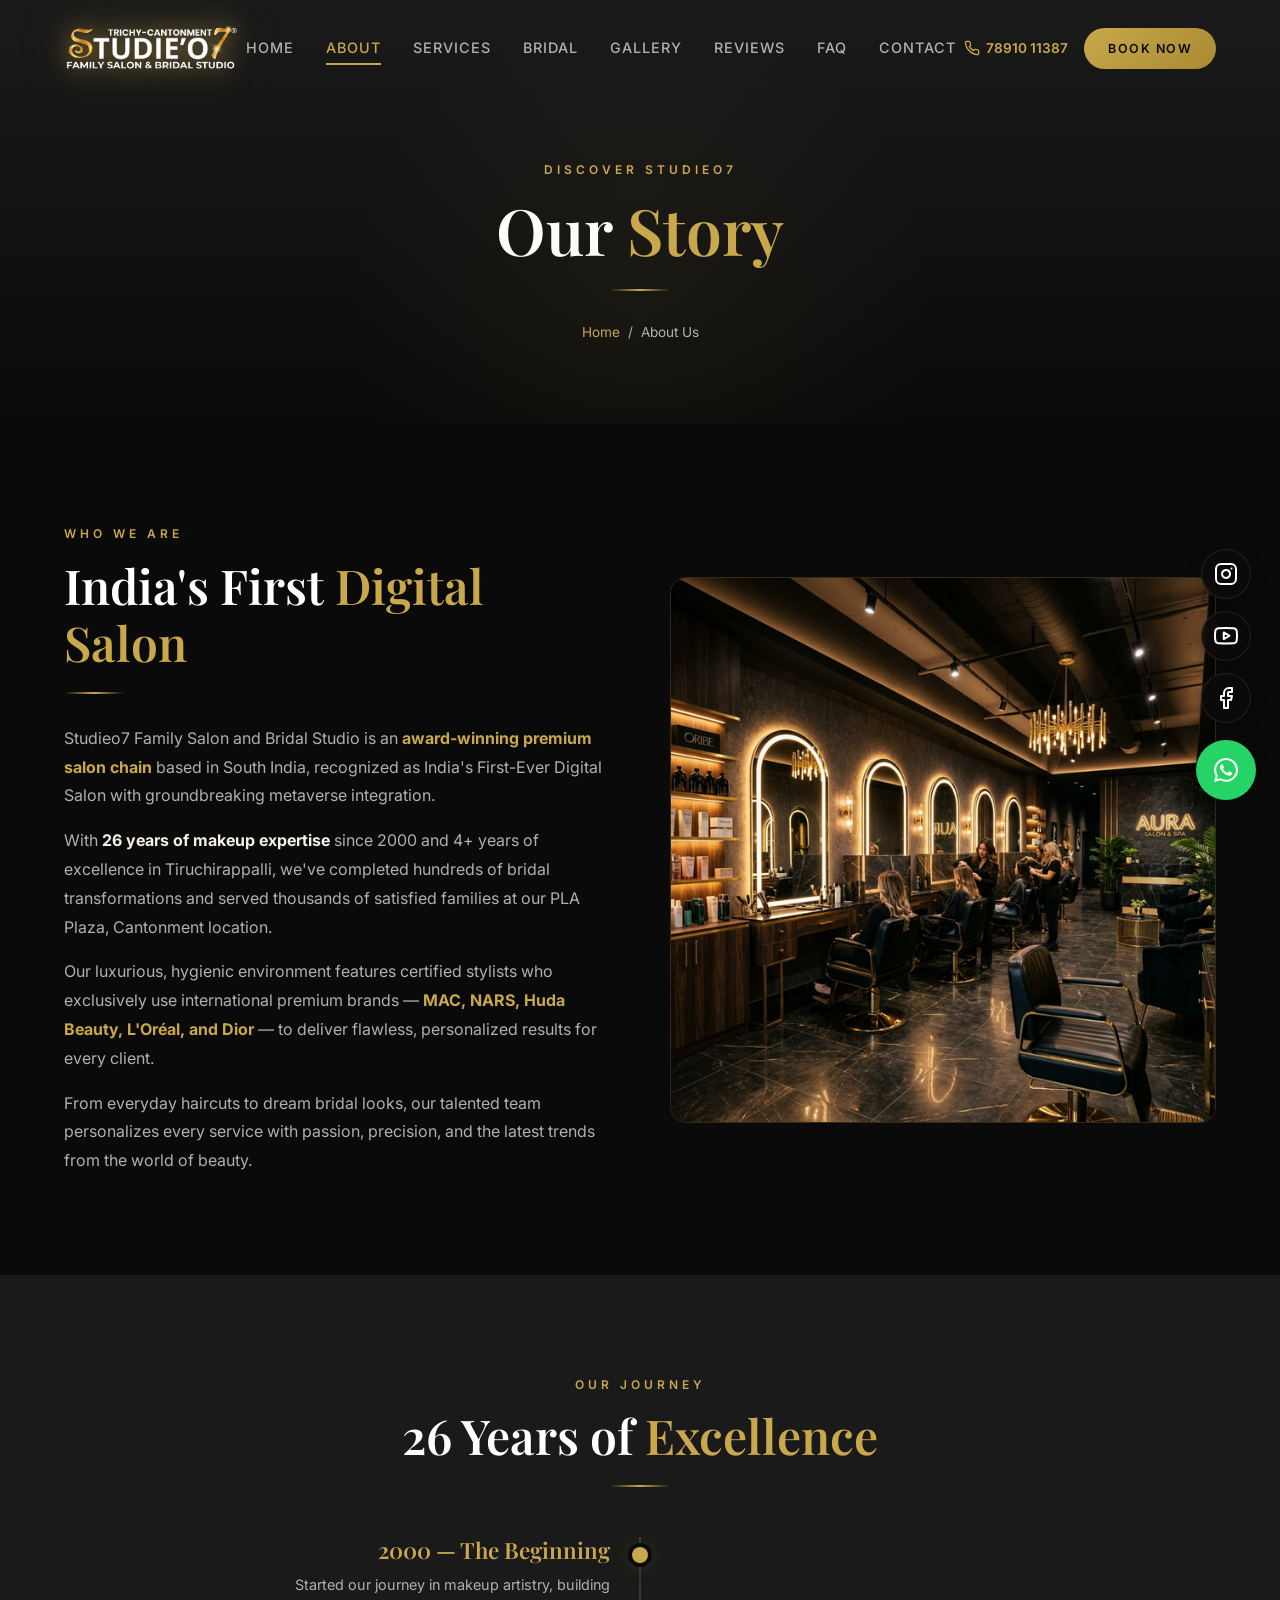
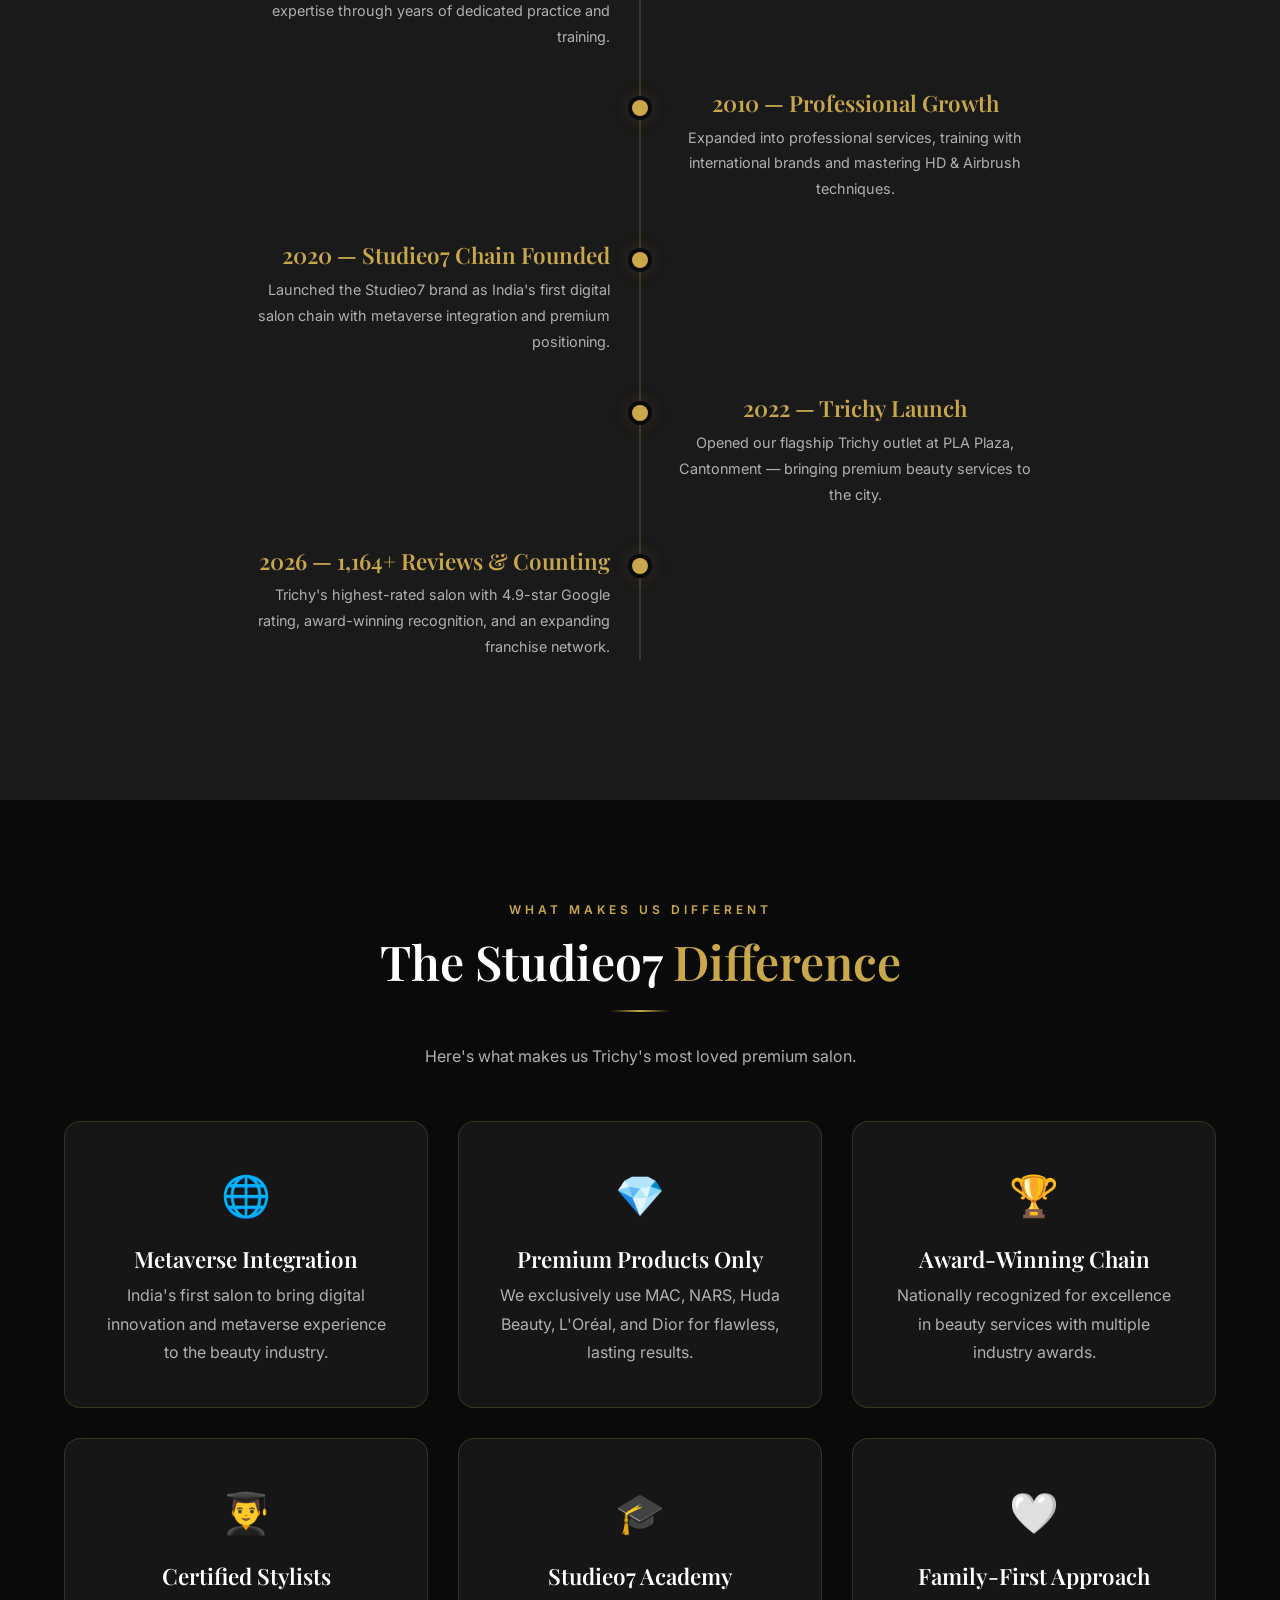
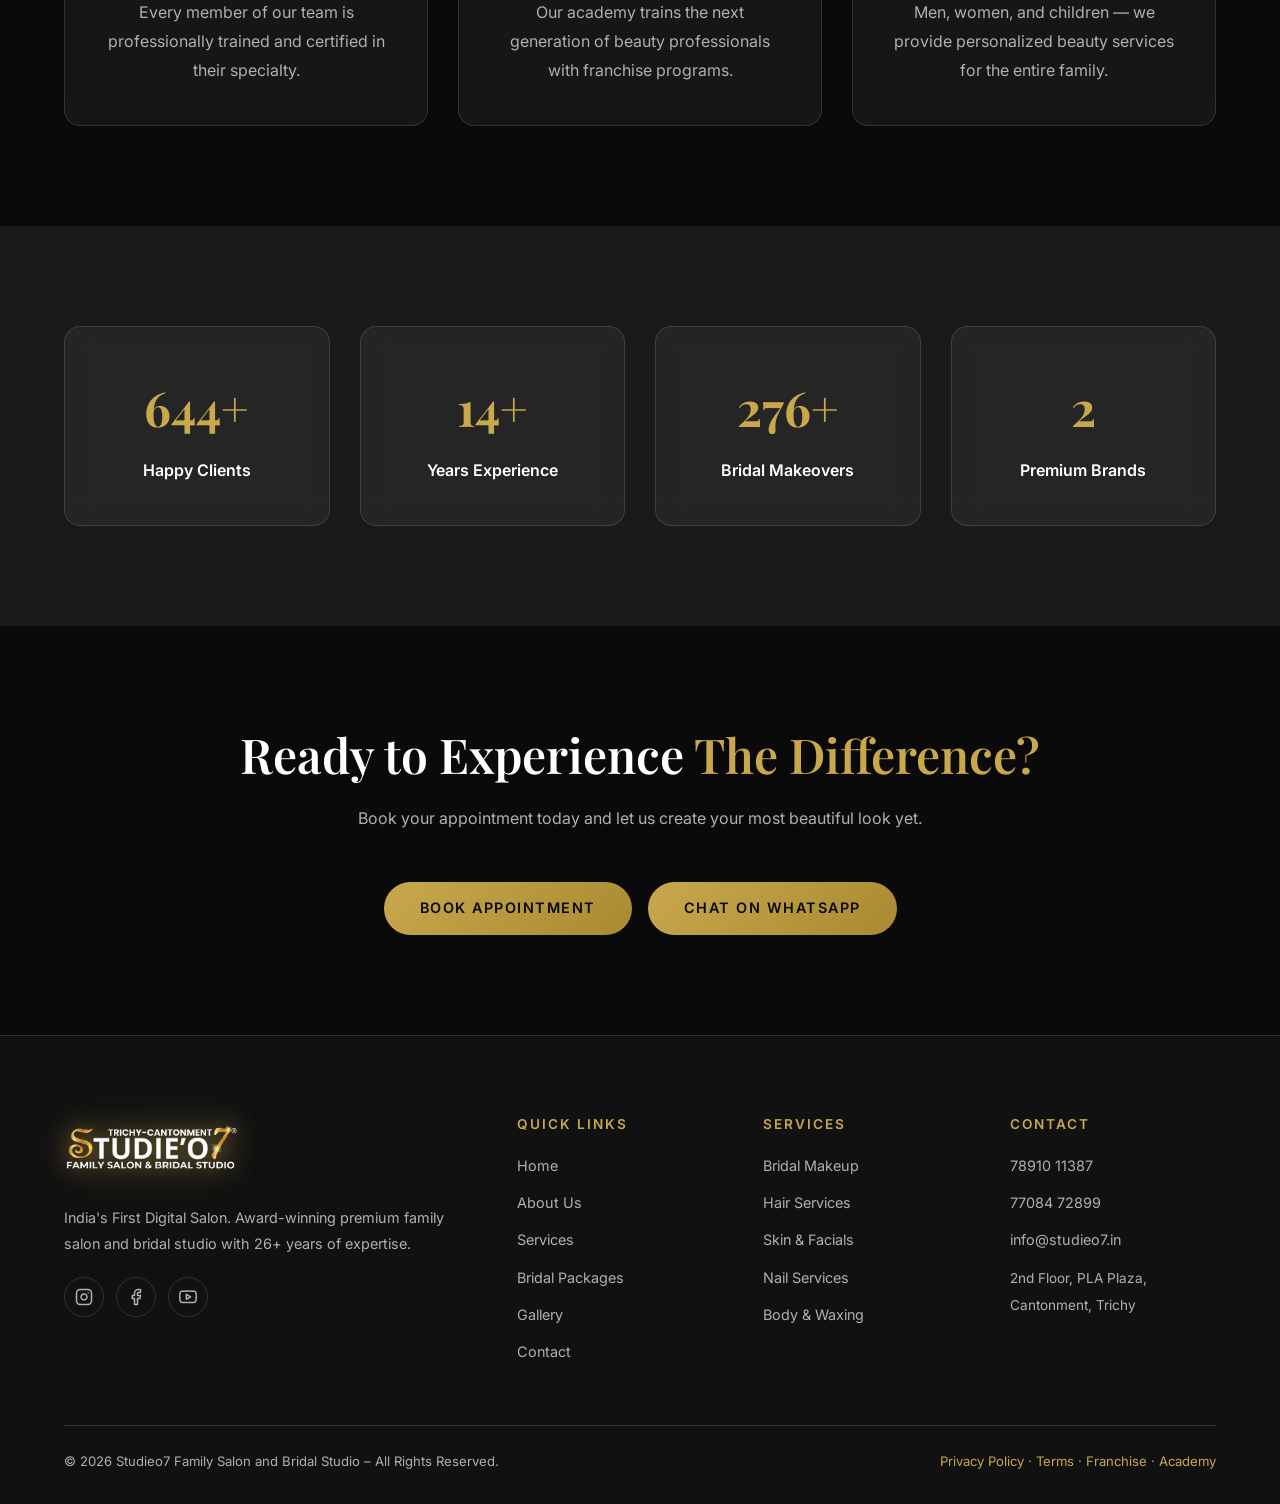
<file: about.html>
<!DOCTYPE html>
<html lang="en">

<head>
    <meta charset="UTF-8">
    <meta name="viewport" content="width=device-width, initial-scale=1.0">
    <title>About Us | Studieo7 Family Salon & Bridal Studio | Trichy</title>
    <meta name="description"
        content="Discover Studieo7 — India's First Digital Salon. 26 years of award-winning beauty expertise, metaverse integration, and certified bridal artistry in Trichy.">
    <meta name="keywords" content="About Studieo7, Best Salon Trichy, Digital Salon India, Award Winning Salon Trichy">
    <link rel="stylesheet" href="styles.css">
    <script type="application/ld+json">
  {"@context":"https://schema.org","@type":"BeautySalon","name":"Studieo7 Family Salon and Bridal Studio","url":"https://studieo7.in","telephone":["+917891011387","+917708472899"],"address":{"@type":"PostalAddress","streetAddress":"2nd Floor, PLA Plaza, Cantonment","addressLocality":"Tiruchirappalli","addressRegion":"Tamil Nadu","postalCode":"620001","addressCountry":"IN"},"aggregateRating":{"@type":"AggregateRating","ratingValue":"4.9","reviewCount":"1164"}}
  </script>
</head>

<body>

    <!-- Header -->
    <header class="header" id="header">
        <div class="container">
            <a href="index.html" class="logo"><img src="images/logo.png"
                    alt="Studieo7 Family Salon &amp; Bridal Studio"></a>
            <nav class="nav-links" id="navLinks">
                <a href="index.html">Home</a>
                <a href="about.html" class="active">About</a>
                <a href="services.html">Services</a>
                <a href="bridal.html">Bridal</a>
                <a href="gallery.html">Gallery</a>
                <a href="testimonials.html">Reviews</a>
                <a href="faq.html">FAQ</a>
                <a href="contact.html">Contact</a>
            </nav>
            <div class="header-cta">
                <a href="tel:+917891011387" class="header-phone">
                    <svg viewBox="0 0 24 24" fill="none" stroke="currentColor" stroke-width="2">
                        <path
                            d="M22 16.92v3a2 2 0 01-2.18 2 19.79 19.79 0 01-8.63-3.07 19.5 19.5 0 01-6-6 19.79 19.79 0 01-3.07-8.67A2 2 0 014.11 2h3a2 2 0 012 1.72c.127.96.361 1.903.7 2.81a2 2 0 01-.45 2.11L8.09 9.91a16 16 0 006 6l1.27-1.27a2 2 0 012.11-.45c.907.339 1.85.573 2.81.7A2 2 0 0122 16.92z" />
                    </svg>
                    78910 11387
                </a>
                <a href="booking.html" class="btn btn-primary btn-shimmer"
                    style="padding:10px 24px; font-size:0.78rem;">Book Now</a>
            </div>
            <button class="hamburger" id="hamburger"
                aria-label="Toggle menu"><span></span><span></span><span></span></button>
        </div>
    </header>

    <!-- Page Header -->
    <section class="page-header">
        <div class="container">
            <span class="section-label">Discover Studieo7</span>
            <h1>Our <span style="color:var(--gold);">Story</span></h1>
            <div class="gold-divider"></div>
            <div class="breadcrumb">
                <a href="index.html">Home</a> <span>/</span> <span>About Us</span>
            </div>
        </div>
    </section>

    <!-- Brand Story -->
    <section class="section">
        <div class="container">
            <div class="grid grid-2" style="align-items:center; gap:60px;">
                <div class="reveal-left">
                    <span class="section-label">Who We Are</span>
                    <h2 class="section-title">India's First <span>Digital Salon</span></h2>
                    <div class="gold-divider" style="margin-left:0;"></div>
                    <p style="margin-bottom:16px;">Studieo7 Family Salon and Bridal Studio is an <strong
                            style="color:var(--gold);">award-winning premium salon chain</strong> based in South India,
                        recognized as India's First-Ever Digital Salon with groundbreaking metaverse integration.</p>
                    <p style="margin-bottom:16px;">With <strong style="color:var(--ivory);">26 years of makeup
                            expertise</strong> since 2000 and 4+ years of excellence in Tiruchirappalli, we've completed
                        hundreds of bridal transformations and served thousands of satisfied families at our PLA Plaza,
                        Cantonment location.</p>
                    <p style="margin-bottom:16px;">Our luxurious, hygienic environment features certified stylists who
                        exclusively use international premium brands — <strong style="color:var(--gold);">MAC, NARS,
                            Huda Beauty, L'Oréal, and Dior</strong> — to deliver flawless, personalized results for
                        every client.</p>
                    <p>From everyday haircuts to dream bridal looks, our talented team personalizes every service with
                        passion, precision, and the latest trends from the world of beauty.</p>
                </div>
                <div class="reveal-right">
                    <img src="images/salon-interior.png" alt="Studieo7 Premium Salon Interior"
                        style="border-radius:16px; border:1px solid var(--glass-border);">
                </div>
            </div>
        </div>
    </section>

    <!-- Our Journey Timeline -->
    <section class="section section-dark">
        <div class="container text-center">
            <span class="section-label reveal">Our Journey</span>
            <h2 class="section-title reveal">26 Years of <span>Excellence</span></h2>
            <div class="gold-divider reveal"></div>

            <div class="timeline reveal" style="margin-top:50px;">
                <div class="timeline-item">
                    <div class="timeline-dot"></div>
                    <div class="timeline-content">
                        <h4>2000 — The Beginning</h4>
                        <p>Started our journey in makeup artistry, building expertise through years of dedicated
                            practice and training.</p>
                    </div>
                </div>
                <div class="timeline-item">
                    <div class="timeline-dot"></div>
                    <div class="timeline-content">
                        <h4>2010 — Professional Growth</h4>
                        <p>Expanded into professional services, training with international brands and mastering HD &
                            Airbrush techniques.</p>
                    </div>
                </div>
                <div class="timeline-item">
                    <div class="timeline-dot"></div>
                    <div class="timeline-content">
                        <h4>2020 — Studieo7 Chain Founded</h4>
                        <p>Launched the Studieo7 brand as India's first digital salon chain with metaverse integration
                            and premium positioning.</p>
                    </div>
                </div>
                <div class="timeline-item">
                    <div class="timeline-dot"></div>
                    <div class="timeline-content">
                        <h4>2022 — Trichy Launch</h4>
                        <p>Opened our flagship Trichy outlet at PLA Plaza, Cantonment — bringing premium beauty services
                            to the city.</p>
                    </div>
                </div>
                <div class="timeline-item">
                    <div class="timeline-dot"></div>
                    <div class="timeline-content">
                        <h4>2026 — 1,164+ Reviews & Counting</h4>
                        <p>Trichy's highest-rated salon with 4.9-star Google rating, award-winning recognition, and an
                            expanding franchise network.</p>
                    </div>
                </div>
            </div>
        </div>
    </section>

    <!-- What Sets Us Apart -->
    <section class="section">
        <div class="container text-center">
            <span class="section-label reveal">What Makes Us Different</span>
            <h2 class="section-title reveal">The Studieo7 <span>Difference</span></h2>
            <div class="gold-divider reveal"></div>
            <p class="section-subtitle reveal">Here's what makes us Trichy's most loved premium salon.</p>

            <div class="grid grid-3 stagger-children reveal" style="margin-top:40px;">
                <div class="glass-card text-center">
                    <div style="font-size:2.5rem; margin-bottom:16px;">🌐</div>
                    <h4>Metaverse Integration</h4>
                    <p style="margin-top:8px;">India's first salon to bring digital innovation and metaverse experience
                        to the beauty industry.</p>
                </div>
                <div class="glass-card text-center">
                    <div style="font-size:2.5rem; margin-bottom:16px;">💎</div>
                    <h4>Premium Products Only</h4>
                    <p style="margin-top:8px;">We exclusively use MAC, NARS, Huda Beauty, L'Oréal, and Dior for
                        flawless, lasting results.</p>
                </div>
                <div class="glass-card text-center">
                    <div style="font-size:2.5rem; margin-bottom:16px;">🏆</div>
                    <h4>Award-Winning Chain</h4>
                    <p style="margin-top:8px;">Nationally recognized for excellence in beauty services with multiple
                        industry awards.</p>
                </div>
                <div class="glass-card text-center">
                    <div style="font-size:2.5rem; margin-bottom:16px;">👨‍🎓</div>
                    <h4>Certified Stylists</h4>
                    <p style="margin-top:8px;">Every member of our team is professionally trained and certified in their
                        specialty.</p>
                </div>
                <div class="glass-card text-center">
                    <div style="font-size:2.5rem; margin-bottom:16px;">🎓</div>
                    <h4>Studieo7 Academy</h4>
                    <p style="margin-top:8px;">Our academy trains the next generation of beauty professionals with
                        franchise programs.</p>
                </div>
                <div class="glass-card text-center">
                    <div style="font-size:2.5rem; margin-bottom:16px;">🤍</div>
                    <h4>Family-First Approach</h4>
                    <p style="margin-top:8px;">Men, women, and children — we provide personalized beauty services for
                        the entire family.</p>
                </div>
            </div>
        </div>
    </section>

    <!-- Trust Stats -->
    <section class="section section-dark">
        <div class="container">
            <div class="grid grid-4 text-center reveal">
                <div class="glass-card">
                    <span
                        style="display:block; font-family:var(--font-heading); font-size:3rem; font-weight:700; color:var(--gold);"
                        data-count="1164" data-suffix="+">0</span>
                    <p style="margin-top:8px; font-weight:600; color:var(--white);">Happy Clients</p>
                </div>
                <div class="glass-card">
                    <span
                        style="display:block; font-family:var(--font-heading); font-size:3rem; font-weight:700; color:var(--gold);"
                        data-count="26" data-suffix="+">0</span>
                    <p style="margin-top:8px; font-weight:600; color:var(--white);">Years Experience</p>
                </div>
                <div class="glass-card">
                    <span
                        style="display:block; font-family:var(--font-heading); font-size:3rem; font-weight:700; color:var(--gold);"
                        data-count="500" data-suffix="+">0</span>
                    <p style="margin-top:8px; font-weight:600; color:var(--white);">Bridal Makeovers</p>
                </div>
                <div class="glass-card">
                    <span
                        style="display:block; font-family:var(--font-heading); font-size:3rem; font-weight:700; color:var(--gold);"
                        data-count="5" data-suffix="">0</span>
                    <p style="margin-top:8px; font-weight:600; color:var(--white);">Premium Brands</p>
                </div>
            </div>
        </div>
    </section>

    <!-- CTA -->
    <section class="section text-center">
        <div class="container reveal">
            <h2 class="section-title">Ready to Experience <span>The Difference?</span></h2>
            <p class="section-subtitle">Book your appointment today and let us create your most beautiful look yet.</p>
            <div style="display:flex; gap:16px; justify-content:center; flex-wrap:wrap;">
                <a href="booking.html" class="btn btn-primary btn-shimmer">Book Appointment</a>
                <a href="https://wa.me/917891011387?text=Hi%20Studieo7!%20I%20would%20like%20to%20know%20more%20about%20your%20services."
                    target="_blank" class="btn btn-whatsapp">Chat on WhatsApp</a>
            </div>
        </div>
    </section>

    <!-- Footer -->
    <footer class="footer">
        <div class="container">
            <div class="footer-grid">
                <div class="footer-brand">
                    <a href="index.html" class="logo"><img src="images/logo.png"
                            alt="Studieo7 Family Salon &amp; Bridal Studio"></a>
                    <p>India's First Digital Salon. Award-winning premium family salon and bridal studio with 26+ years
                        of expertise.</p>
                    <div class="footer-social">
                        <a href="https://www.instagram.com/studieo7_trichy/" target="_blank" class="social-icon">
                            <svg viewBox="0 0 24 24" fill="none" stroke="currentColor" stroke-width="2"
                                stroke-linecap="round" stroke-linejoin="round">
                                <rect x="2" y="2" width="20" height="20" rx="5" ry="5"></rect>
                                <path d="M16 11.37A4 4 0 1 1 12.63 8 4 4 0 0 1 16 11.37z"></path>
                                <line x1="17.5" y1="6.5" x2="17.51" y2="6.5"></line>
                            </svg>
                        </a>
                        <a href="https://www.facebook.com/studieo7" target="_blank" class="social-icon">
                            <svg viewBox="0 0 24 24" fill="none" stroke="currentColor" stroke-width="2"
                                stroke-linecap="round" stroke-linejoin="round">
                                <path d="M18 2h-3a5 5 0 0 0-5 5v3H7v4h3v8h4v-8h3l1-4h-4V7a1 1 0 0 1 1-1h3z"></path>
                            </svg>
                        </a>
                        <a href="https://www.youtube.com/channel/UCle0jqQdTvtz8UsgdxM7Ddg" target="_blank"
                            class="social-icon">
                            <svg viewBox="0 0 24 24" fill="none" stroke="currentColor" stroke-width="2"
                                stroke-linecap="round" stroke-linejoin="round">
                                <path
                                    d="M22.54 6.42a2.78 2.78 0 0 0-1.94-2C18.88 4 12 4 12 4s-6.88 0-8.6.42a2.78 2.78 0 0 0-1.94 2A29 29 0 0 0 1 11.75a29 29 0 0 0 .46 5.33A2.78 2.78 0 0 0 3.4 19c1.72.42 8.6.42 8.6.42s6.88 0 8.6-.42a2.78 2.78 0 0 0 1.94-2 29 29 0 0 0 .46-5.33 29 29 0 0 0-.46-5.33z">
                                </path>
                                <polygon points="9.75 15.02 15.5 11.75 9.75 8.48 9.75 15.02"></polygon>
                            </svg>
                        </a>
                    </div>
                </div>
                <div>
                    <h4>Quick Links</h4>
                    <ul class="footer-links">
                        <li><a href="index.html">Home</a></li>
                        <li><a href="about.html">About Us</a></li>
                        <li><a href="services.html">Services</a></li>
                        <li><a href="bridal.html">Bridal Packages</a></li>
                        <li><a href="gallery.html">Gallery</a></li>
                        <li><a href="contact.html">Contact</a></li>
                    </ul>
                </div>
                <div>
                    <h4>Services</h4>
                    <ul class="footer-links">
                        <li><a href="bridal.html">Bridal Makeup</a></li>
                        <li><a href="services.html">Hair Services</a></li>
                        <li><a href="services.html">Skin & Facials</a></li>
                        <li><a href="services.html">Nail Services</a></li>
                        <li><a href="services.html">Body & Waxing</a></li>
                    </ul>
                </div>
                <div>
                    <h4>Contact</h4>
                    <ul class="footer-links">
                        <li><a href="tel:+917891011387">78910 11387</a></li>
                        <li><a href="tel:+917708472899">77084 72899</a></li>
                        <li><a href="mailto:info@studieo7.in">info@studieo7.in</a></li>
                        <li><span style="color:var(--text-muted);font-size:0.85rem;">2nd Floor, PLA Plaza, Cantonment,
                                Trichy</span></li>
                    </ul>
                </div>
            </div>
            <div class="footer-bottom">
                <p>© 2026 Studieo7 Family Salon and Bridal Studio – All Rights Reserved.</p>
                <p><a href="#">Privacy Policy</a> · <a href="#">Terms</a> · <a href="#">Franchise</a> · <a
                        href="#">Academy</a></p>
            </div>
        </div>
    </footer>

    <!-- Floating Social Media Stack -->
    <div class="social-float-stack">
        <a href="https://www.instagram.com/studieo7_trichy" target="_blank" class="social-float instagram"
            aria-label="Instagram">
            <svg viewBox="0 0 24 24" fill="none" stroke="currentColor" stroke-width="2" stroke-linecap="round"
                stroke-linejoin="round">
                <rect x="2" y="2" width="20" height="20" rx="5" ry="5"></rect>
                <path d="M16 11.37A4 4 0 1 1 12.63 8 4 4 0 0 1 16 11.37z"></path>
                <line x1="17.5" y1="6.5" x2="17.51" y2="6.5"></line>
            </svg>
        </a>
        <a href="https://www.youtube.com/@studieo7trichy" target="_blank" class="social-float youtube"
            aria-label="YouTube">
            <svg viewBox="0 0 24 24" fill="none" stroke="currentColor" stroke-width="2" stroke-linecap="round"
                stroke-linejoin="round">
                <path
                    d="M22.54 6.42a2.78 2.78 0 0 0-1.94-2C18.88 4 12 4 12 4s-6.88 0-8.6.42a2.78 2.78 0 0 0-1.94 2A29 29 0 0 0 1 11.75a29 29 0 0 0 .46 5.33A2.78 2.78 0 0 0 3.4 19c1.72.42 8.6.42 8.6.42s6.88 0 8.6-.42a2.78 2.78 0 0 0 1.94-2 29 29 0 0 0 .46-5.33 29 29 0 0 0-.46-5.33z">
                </path>
                <polygon points="9.75 15.02 15.5 11.75 9.75 8.48 9.75 15.02"></polygon>
            </svg>
        </a>
        <a href="https://www.facebook.com/studieo7trichy" target="_blank" class="social-float facebook"
            aria-label="Facebook">
            <svg viewBox="0 0 24 24" fill="none" stroke="currentColor" stroke-width="2" stroke-linecap="round"
                stroke-linejoin="round">
                <path d="M18 2h-3a5 5 0 0 0-5 5v3H7v4h3v8h4v-8h3l1-4h-4V7a1 1 0 0 1 1-1h3z"></path>
            </svg>
        </a>
        <a href="https://wa.me/917891011387?text=Hi%20Studieo7!%20I%20would%20like%20to%20book%20an%20appointment."
            target="_blank" class="social-float whatsapp" aria-label="WhatsApp">
            <svg viewBox="0 0 24 24" fill="currentColor">
                <path
                    d="M17.472 14.382c-.297-.149-1.758-.867-2.03-.967-.273-.099-.471-.148-.67.15-.197.297-.767.966-.94 1.164-.173.199-.347.223-.644.075-.297-.15-1.255-.463-2.39-1.475-.883-.788-1.48-1.761-1.653-2.059-.173-.297-.018-.458.13-.606.134-.133.298-.347.446-.52.149-.174.198-.298.298-.497.099-.198.05-.371-.025-.52-.075-.149-.669-1.612-.916-2.207-.242-.579-.487-.5-.669-.51-.173-.008-.371-.01-.57-.01-.198 0-.52.074-.792.372-.272.297-1.04 1.016-1.04 2.479 0 1.462 1.065 2.875 1.213 3.074.149.198 2.096 3.2 5.077 4.487.709.306 1.262.489 1.694.625.712.227 1.36.195 1.871.118.571-.085 1.758-.719 2.006-1.413.248-.694.248-1.289.173-1.413-.074-.124-.272-.198-.57-.347m-5.421 7.403h-.004a9.87 9.87 0 01-5.031-1.378l-.361-.214-3.741.982.998-3.648-.235-.374a9.86 9.86 0 01-1.51-5.26c.001-5.45 4.436-9.884 9.888-9.884 2.64 0 5.122 1.03 6.988 2.898a9.825 9.825 0 012.893 6.994c-.003 5.45-4.437 9.884-9.885 9.884m8.413-18.297A11.815 11.815 0 0012.05 0C5.495 0 .16 5.335.157 11.892c0 2.096.547 4.142 1.588 5.945L.057 24l6.305-1.654a11.882 11.882 0 005.683 1.448h.005c6.554 0 11.89-5.335 11.893-11.893a11.821 11.821 0 00-3.48-8.413z" />
            </svg>
        </a>
    </div>

    <div class="mobile-bottom-bar">
        <div class="bar-inner">
            <a href="tel:+917891011387" class="btn btn-secondary" style="border-color:var(--gold);">📞 Call</a>
            <a href="https://wa.me/917891011387" target="_blank" class="btn btn-whatsapp">💬 WhatsApp</a>
            <a href="booking.html" class="btn btn-primary">Book Now</a>
        </div>
    </div>

    <script src="main.js"></script>
</body>

</html>
</file>
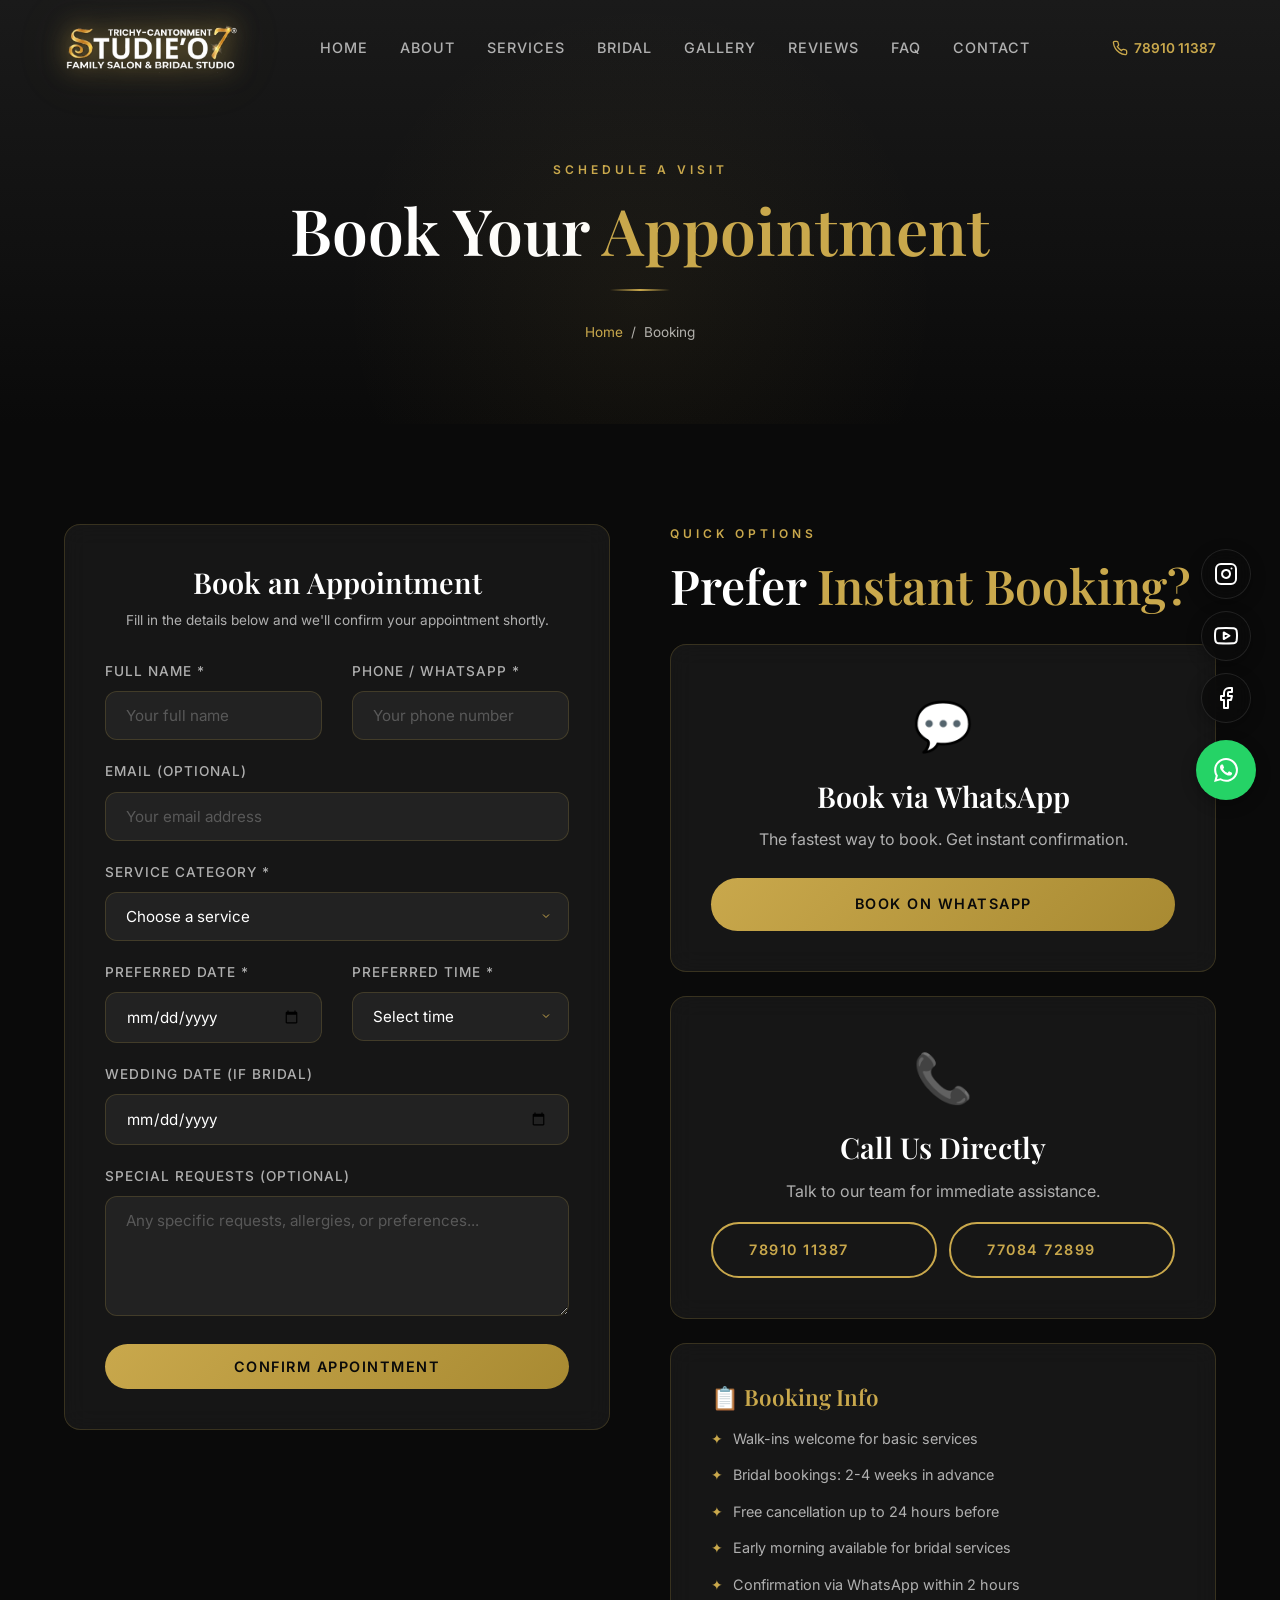
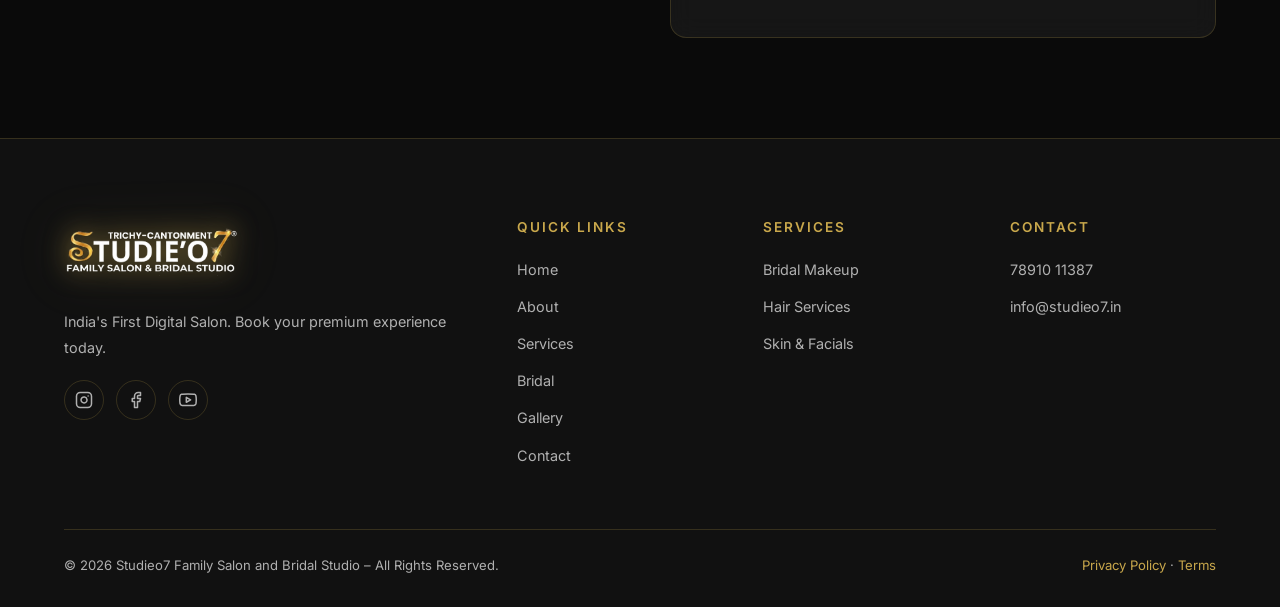
<file: booking.html>
<!DOCTYPE html>
<html lang="en">

<head>
    <meta charset="UTF-8">
    <meta name="viewport" content="width=device-width, initial-scale=1.0">
    <title>Book Appointment | Studieo7 Family Salon & Bridal Studio | Trichy</title>
    <meta name="description"
        content="Book your appointment at Studieo7 Trichy. Choose your service, select your preferred date and time, and get instant confirmation via WhatsApp.">
    <link rel="stylesheet" href="styles.css">
</head>

<body>

    <header class="header" id="header">
        <div class="container">
            <a href="index.html" class="logo"><img src="images/logo.png"
                    alt="Studieo7 Family Salon &amp; Bridal Studio"></a>
            <nav class="nav-links" id="navLinks">
                <a href="index.html">Home</a><a href="about.html">About</a><a href="services.html">Services</a>
                <a href="bridal.html">Bridal</a><a href="gallery.html">Gallery</a>
                <a href="testimonials.html">Reviews</a><a href="faq.html">FAQ</a><a href="contact.html">Contact</a>
            </nav>
            <div class="header-cta">
                <a href="tel:+917891011387" class="header-phone"><svg viewBox="0 0 24 24" fill="none"
                        stroke="currentColor" stroke-width="2">
                        <path
                            d="M22 16.92v3a2 2 0 01-2.18 2 19.79 19.79 0 01-8.63-3.07 19.5 19.5 0 01-6-6 19.79 19.79 0 01-3.07-8.67A2 2 0 014.11 2h3a2 2 0 012 1.72c.127.96.361 1.903.7 2.81a2 2 0 01-.45 2.11L8.09 9.91a16 16 0 006 6l1.27-1.27a2 2 0 012.11-.45c.907.339 1.85.573 2.81.7A2 2 0 0122 16.92z" />
                    </svg> 78910 11387</a>
            </div>
            <button class="hamburger" id="hamburger"
                aria-label="Toggle menu"><span></span><span></span><span></span></button>
        </div>
    </header>

    <section class="page-header">
        <div class="container">
            <span class="section-label">Schedule a Visit</span>
            <h1>Book Your <span style="color:var(--gold);">Appointment</span></h1>
            <div class="gold-divider"></div>
            <div class="breadcrumb"><a href="index.html">Home</a><span>/</span><span>Booking</span></div>
        </div>
    </section>

    <!-- Booking Section -->
    <section class="section">
        <div class="container">
            <div class="grid grid-2" style="gap:60px; align-items:start;">

                <!-- Booking Form -->
                <div class="reveal-left">
                    <div class="glass-card">
                        <h3 style="text-align:center; margin-bottom:8px;">Book an Appointment</h3>
                        <p style="text-align:center; font-size:0.85rem; margin-bottom:28px;">Fill in the details below
                            and we'll confirm your appointment shortly.</p>

                        <form data-validate id="bookingForm">
                            <div class="grid grid-2">
                                <div class="form-group">
                                    <label for="book-name">Full Name *</label>
                                    <input type="text" id="book-name" class="form-control" placeholder="Your full name"
                                        required>
                                    <span class="form-error">Please enter your name</span>
                                </div>
                                <div class="form-group">
                                    <label for="book-phone">Phone / WhatsApp *</label>
                                    <input type="tel" id="book-phone" class="form-control"
                                        placeholder="Your phone number" required>
                                    <span class="form-error">Please enter a valid phone number</span>
                                </div>
                            </div>

                            <div class="form-group">
                                <label for="book-email">Email (Optional)</label>
                                <input type="email" id="book-email" class="form-control"
                                    placeholder="Your email address">
                                <span class="form-error">Please enter a valid email</span>
                            </div>

                            <div class="form-group">
                                <label for="book-service">Service Category *</label>
                                <select id="book-service" class="form-control" required>
                                    <option value="">Choose a service</option>
                                    <option value="bridal-regular">Bridal Makeup — Regular (₹10,000)</option>
                                    <option value="bridal-hd">Bridal Makeup — HD (₹15,000)</option>
                                    <option value="bridal-airbrush">Bridal Makeup — Airbrush (₹25,000)</option>
                                    <option value="guest-makeup">Guest Makeup (₹5,000)</option>
                                    <option value="pre-bridal">Pre-Bridal Package</option>
                                    <option value="haircut">Haircut & Styling</option>
                                    <option value="hair-color">Hair Coloring / Highlights</option>
                                    <option value="keratin">Keratin Treatment</option>
                                    <option value="botosmooth">BotoSmooth Treatment</option>
                                    <option value="hair-spa">Hair Spa / Perming</option>
                                    <option value="facial">Facial Treatment</option>
                                    <option value="bridal-facial">Bridal Facial & Detan</option>
                                    <option value="manicure">Manicure / Pedicure</option>
                                    <option value="nail-art">Nail Art / Gel Polish</option>
                                    <option value="waxing">Full Body Waxing</option>
                                    <option value="body-massage">Body Massage</option>
                                    <option value="body-polish">Body Polish & Spa</option>
                                    <option value="other">Other / Multiple Services</option>
                                </select>
                                <span class="form-error">Please select a service</span>
                            </div>

                            <div class="grid grid-2">
                                <div class="form-group">
                                    <label for="book-date">Preferred Date *</label>
                                    <input type="date" id="book-date" class="form-control" required>
                                    <span class="form-error">Please select a date</span>
                                </div>
                                <div class="form-group">
                                    <label for="book-time">Preferred Time *</label>
                                    <select id="book-time" class="form-control" required>
                                        <option value="">Select time</option>
                                        <option value="10:00 AM">10:00 AM</option>
                                        <option value="10:30 AM">10:30 AM</option>
                                        <option value="11:00 AM">11:00 AM</option>
                                        <option value="11:30 AM">11:30 AM</option>
                                        <option value="12:00 PM">12:00 PM</option>
                                        <option value="12:30 PM">12:30 PM</option>
                                        <option value="1:00 PM">1:00 PM</option>
                                        <option value="1:30 PM">1:30 PM</option>
                                        <option value="2:00 PM">2:00 PM</option>
                                        <option value="2:30 PM">2:30 PM</option>
                                        <option value="3:00 PM">3:00 PM</option>
                                        <option value="3:30 PM">3:30 PM</option>
                                        <option value="4:00 PM">4:00 PM</option>
                                        <option value="4:30 PM">4:30 PM</option>
                                        <option value="5:00 PM">5:00 PM</option>
                                        <option value="5:30 PM">5:30 PM</option>
                                        <option value="6:00 PM">6:00 PM</option>
                                        <option value="6:30 PM">6:30 PM</option>
                                        <option value="7:00 PM">7:00 PM</option>
                                    </select>
                                    <span class="form-error">Please select a time</span>
                                </div>
                            </div>

                            <div class="form-group">
                                <label for="book-wedding-date">Wedding Date (if bridal)</label>
                                <input type="date" id="book-wedding-date" class="form-control">
                            </div>

                            <div class="form-group">
                                <label for="book-notes">Special Requests (Optional)</label>
                                <textarea id="book-notes" class="form-control"
                                    placeholder="Any specific requests, allergies, or preferences..."></textarea>
                            </div>

                            <button type="submit" class="btn btn-primary btn-shimmer"
                                style="width:100%; justify-content:center;">Confirm Appointment</button>
                        </form>
                    </div>
                </div>

                <!-- Booking Info -->
                <div class="reveal-right">
                    <span class="section-label">Quick Options</span>
                    <h2 class="section-title" style="margin-bottom:30px;">Prefer <span>Instant Booking?</span></h2>

                    <!-- WhatsApp CTA -->
                    <div class="glass-card" style="text-align:center; margin-bottom:24px;">
                        <div style="font-size:3rem; margin-bottom:12px;">💬</div>
                        <h3>Book via WhatsApp</h3>
                        <p style="margin:12px 0 24px;">The fastest way to book. Get instant confirmation.</p>
                        <a href="https://wa.me/917891011387?text=Hi%20Studieo7!%20I%20would%20like%20to%20book%20an%20appointment.%20Please%20help%20me%20schedule."
                            target="_blank" class="btn btn-whatsapp btn-shimmer"
                            style="width:100%; justify-content:center;">Book on WhatsApp</a>
                    </div>

                    <!-- Call CTA -->
                    <div class="glass-card" style="text-align:center; margin-bottom:24px;">
                        <div style="font-size:3rem; margin-bottom:12px;">📞</div>
                        <h3>Call Us Directly</h3>
                        <p style="margin:12px 0;">Talk to our team for immediate assistance.</p>
                        <div style="display:flex; gap:12px; justify-content:center; flex-wrap:wrap; margin-top:16px;">
                            <a href="tel:+917891011387" class="btn btn-secondary" style="flex:1;">78910 11387</a>
                            <a href="tel:+917708472899" class="btn btn-secondary" style="flex:1;">77084 72899</a>
                        </div>
                    </div>

                    <!-- Info -->
                    <div class="glass-card">
                        <h4 style="margin-bottom:16px; color:var(--gold);">📋 Booking Info</h4>
                        <ul style="display:flex; flex-direction:column; gap:12px;">
                            <li
                                style="display:flex; align-items:flex-start; gap:10px; color:var(--text-muted); font-size:0.9rem;">
                                <span style="color:var(--gold); flex-shrink:0;">✦</span> Walk-ins welcome for basic
                                services
                            </li>
                            <li
                                style="display:flex; align-items:flex-start; gap:10px; color:var(--text-muted); font-size:0.9rem;">
                                <span style="color:var(--gold); flex-shrink:0;">✦</span> Bridal bookings: 2-4 weeks in
                                advance
                            </li>
                            <li
                                style="display:flex; align-items:flex-start; gap:10px; color:var(--text-muted); font-size:0.9rem;">
                                <span style="color:var(--gold); flex-shrink:0;">✦</span> Free cancellation up to 24
                                hours before
                            </li>
                            <li
                                style="display:flex; align-items:flex-start; gap:10px; color:var(--text-muted); font-size:0.9rem;">
                                <span style="color:var(--gold); flex-shrink:0;">✦</span> Early morning available for
                                bridal services
                            </li>
                            <li
                                style="display:flex; align-items:flex-start; gap:10px; color:var(--text-muted); font-size:0.9rem;">
                                <span style="color:var(--gold); flex-shrink:0;">✦</span> Confirmation via WhatsApp
                                within 2 hours
                            </li>
                        </ul>
                    </div>
                </div>
            </div>
        </div>
    </section>

    <footer class="footer">
        <div class="container">
            <div class="footer-grid">
                <div class="footer-brand"><a href="index.html" class="logo"><img src="images/logo.png"
                            alt="Studieo7 Family Salon &amp; Bridal Studio"></a>
                    <p>India's First Digital Salon. Book your premium experience today.</p>
                    <div class="footer-social">
                        <a href="https://www.instagram.com/studieo7_trichy/" target="_blank" class="social-icon">
                            <svg viewBox="0 0 24 24" fill="none" stroke="currentColor" stroke-width="2"
                                stroke-linecap="round" stroke-linejoin="round">
                                <rect x="2" y="2" width="20" height="20" rx="5" ry="5"></rect>
                                <path d="M16 11.37A4 4 0 1 1 12.63 8 4 4 0 0 1 16 11.37z"></path>
                                <line x1="17.5" y1="6.5" x2="17.51" y2="6.5"></line>
                            </svg>
                        </a>
                        <a href="https://www.facebook.com/studieo7" target="_blank" class="social-icon">
                            <svg viewBox="0 0 24 24" fill="none" stroke="currentColor" stroke-width="2"
                                stroke-linecap="round" stroke-linejoin="round">
                                <path d="M18 2h-3a5 5 0 0 0-5 5v3H7v4h3v8h4v-8h3l1-4h-4V7a1 1 0 0 1 1-1h3z"></path>
                            </svg>
                        </a>
                        <a href="https://www.youtube.com/channel/UCle0jqQdTvtz8UsgdxM7Ddg" target="_blank"
                            class="social-icon">
                            <svg viewBox="0 0 24 24" fill="none" stroke="currentColor" stroke-width="2"
                                stroke-linecap="round" stroke-linejoin="round">
                                <path
                                    d="M22.54 6.42a2.78 2.78 0 0 0-1.94-2C18.88 4 12 4 12 4s-6.88 0-8.6.42a2.78 2.78 0 0 0-1.94 2A29 29 0 0 0 1 11.75a29 29 0 0 0 .46 5.33A2.78 2.78 0 0 0 3.4 19c1.72.42 8.6.42 8.6.42s6.88 0 8.6-.42a2.78 2.78 0 0 0 1.94-2 29 29 0 0 0 .46-5.33 29 29 0 0 0-.46-5.33z">
                                </path>
                                <polygon points="9.75 15.02 15.5 11.75 9.75 8.48 9.75 15.02"></polygon>
                            </svg>
                        </a>
                    </div>
                </div>
                <div>
                    <h4>Quick Links</h4>
                    <ul class="footer-links">
                        <li><a href="index.html">Home</a></li>
                        <li><a href="about.html">About</a></li>
                        <li><a href="services.html">Services</a></li>
                        <li><a href="bridal.html">Bridal</a></li>
                        <li><a href="gallery.html">Gallery</a></li>
                        <li><a href="contact.html">Contact</a></li>
                    </ul>
                </div>
                <div>
                    <h4>Services</h4>
                    <ul class="footer-links">
                        <li><a href="bridal.html">Bridal Makeup</a></li>
                        <li><a href="services.html">Hair Services</a></li>
                        <li><a href="services.html">Skin & Facials</a></li>
                    </ul>
                </div>
                <div>
                    <h4>Contact</h4>
                    <ul class="footer-links">
                        <li><a href="tel:+917891011387">78910 11387</a></li>
                        <li><a href="mailto:info@studieo7.in">info@studieo7.in</a></li>
                    </ul>
                </div>
            </div>
            <div class="footer-bottom">
                <p>© 2026 Studieo7 Family Salon and Bridal Studio – All Rights Reserved.</p>
                <p><a href="#">Privacy Policy</a> · <a href="#">Terms</a></p>
            </div>
        </div>
    </footer>

    <!-- Floating Social Media Stack -->
    <div class="social-float-stack">
        <a href="https://www.instagram.com/studieo7_trichy" target="_blank" class="social-float instagram"
            aria-label="Instagram">
            <svg viewBox="0 0 24 24" fill="none" stroke="currentColor" stroke-width="2" stroke-linecap="round"
                stroke-linejoin="round">
                <rect x="2" y="2" width="20" height="20" rx="5" ry="5"></rect>
                <path d="M16 11.37A4 4 0 1 1 12.63 8 4 4 0 0 1 16 11.37z"></path>
                <line x1="17.5" y1="6.5" x2="17.51" y2="6.5"></line>
            </svg>
        </a>
        <a href="https://www.youtube.com/@studieo7trichy" target="_blank" class="social-float youtube"
            aria-label="YouTube">
            <svg viewBox="0 0 24 24" fill="none" stroke="currentColor" stroke-width="2" stroke-linecap="round"
                stroke-linejoin="round">
                <path
                    d="M22.54 6.42a2.78 2.78 0 0 0-1.94-2C18.88 4 12 4 12 4s-6.88 0-8.6.42a2.78 2.78 0 0 0-1.94 2A29 29 0 0 0 1 11.75a29 29 0 0 0 .46 5.33A2.78 2.78 0 0 0 3.4 19c1.72.42 8.6.42 8.6.42s6.88 0 8.6-.42a2.78 2.78 0 0 0 1.94-2 29 29 0 0 0 .46-5.33 29 29 0 0 0-.46-5.33z">
                </path>
                <polygon points="9.75 15.02 15.5 11.75 9.75 8.48 9.75 15.02"></polygon>
            </svg>
        </a>
        <a href="https://www.facebook.com/studieo7trichy" target="_blank" class="social-float facebook"
            aria-label="Facebook">
            <svg viewBox="0 0 24 24" fill="none" stroke="currentColor" stroke-width="2" stroke-linecap="round"
                stroke-linejoin="round">
                <path d="M18 2h-3a5 5 0 0 0-5 5v3H7v4h3v8h4v-8h3l1-4h-4V7a1 1 0 0 1 1-1h3z"></path>
            </svg>
        </a>
        <a href="https://wa.me/917891011387?text=Hi%20Studieo7!%20I%20would%20like%20to%20book%20an%20appointment."
            target="_blank" class="social-float whatsapp" aria-label="WhatsApp">
            <svg viewBox="0 0 24 24" fill="currentColor">
                <path
                    d="M17.472 14.382c-.297-.149-1.758-.867-2.03-.967-.273-.099-.471-.148-.67.15-.197.297-.767.966-.94 1.164-.173.199-.347.223-.644.075-.297-.15-1.255-.463-2.39-1.475-.883-.788-1.48-1.761-1.653-2.059-.173-.297-.018-.458.13-.606.134-.133.298-.347.446-.52.149-.174.198-.298.298-.497.099-.198.05-.371-.025-.52-.075-.149-.669-1.612-.916-2.207-.242-.579-.487-.5-.669-.51-.173-.008-.371-.01-.57-.01-.198 0-.52.074-.792.372-.272.297-1.04 1.016-1.04 2.479 0 1.462 1.065 2.875 1.213 3.074.149.198 2.096 3.2 5.077 4.487.709.306 1.262.489 1.694.625.712.227 1.36.195 1.871.118.571-.085 1.758-.719 2.006-1.413.248-.694.248-1.289.173-1.413-.074-.124-.272-.198-.57-.347m-5.421 7.403h-.004a9.87 9.87 0 01-5.031-1.378l-.361-.214-3.741.982.998-3.648-.235-.374a9.86 9.86 0 01-1.51-5.26c.001-5.45 4.436-9.884 9.888-9.884 2.64 0 5.122 1.03 6.988 2.898a9.825 9.825 0 012.893 6.994c-.003 5.45-4.437 9.884-9.885 9.884m8.413-18.297A11.815 11.815 0 0012.05 0C5.495 0 .16 5.335.157 11.892c0 2.096.547 4.142 1.588 5.945L.057 24l6.305-1.654a11.882 11.882 0 005.683 1.448h.005c6.554 0 11.89-5.335 11.893-11.893a11.821 11.821 0 00-3.48-8.413z" />
            </svg>
        </a>
    </div>
    <div class="mobile-bottom-bar">
        <div class="bar-inner"><a href="tel:+917891011387" class="btn btn-secondary"
                style="border-color:var(--gold);">📞 Call</a><a href="https://wa.me/917891011387" target="_blank"
                class="btn btn-whatsapp">💬 WhatsApp</a></div>
    </div>

    <div class="success-modal">
        <div class="success-content">
            <div class="success-icon">✓</div>
            <h3>Booking Submitted!</h3>
            <p style="margin-top:12px;">Your appointment request has been received. We'll confirm via WhatsApp within 2
                hours.</p>
        </div>
    </div>

    <script src="main.js"></script>
</body>

</html>
</file>
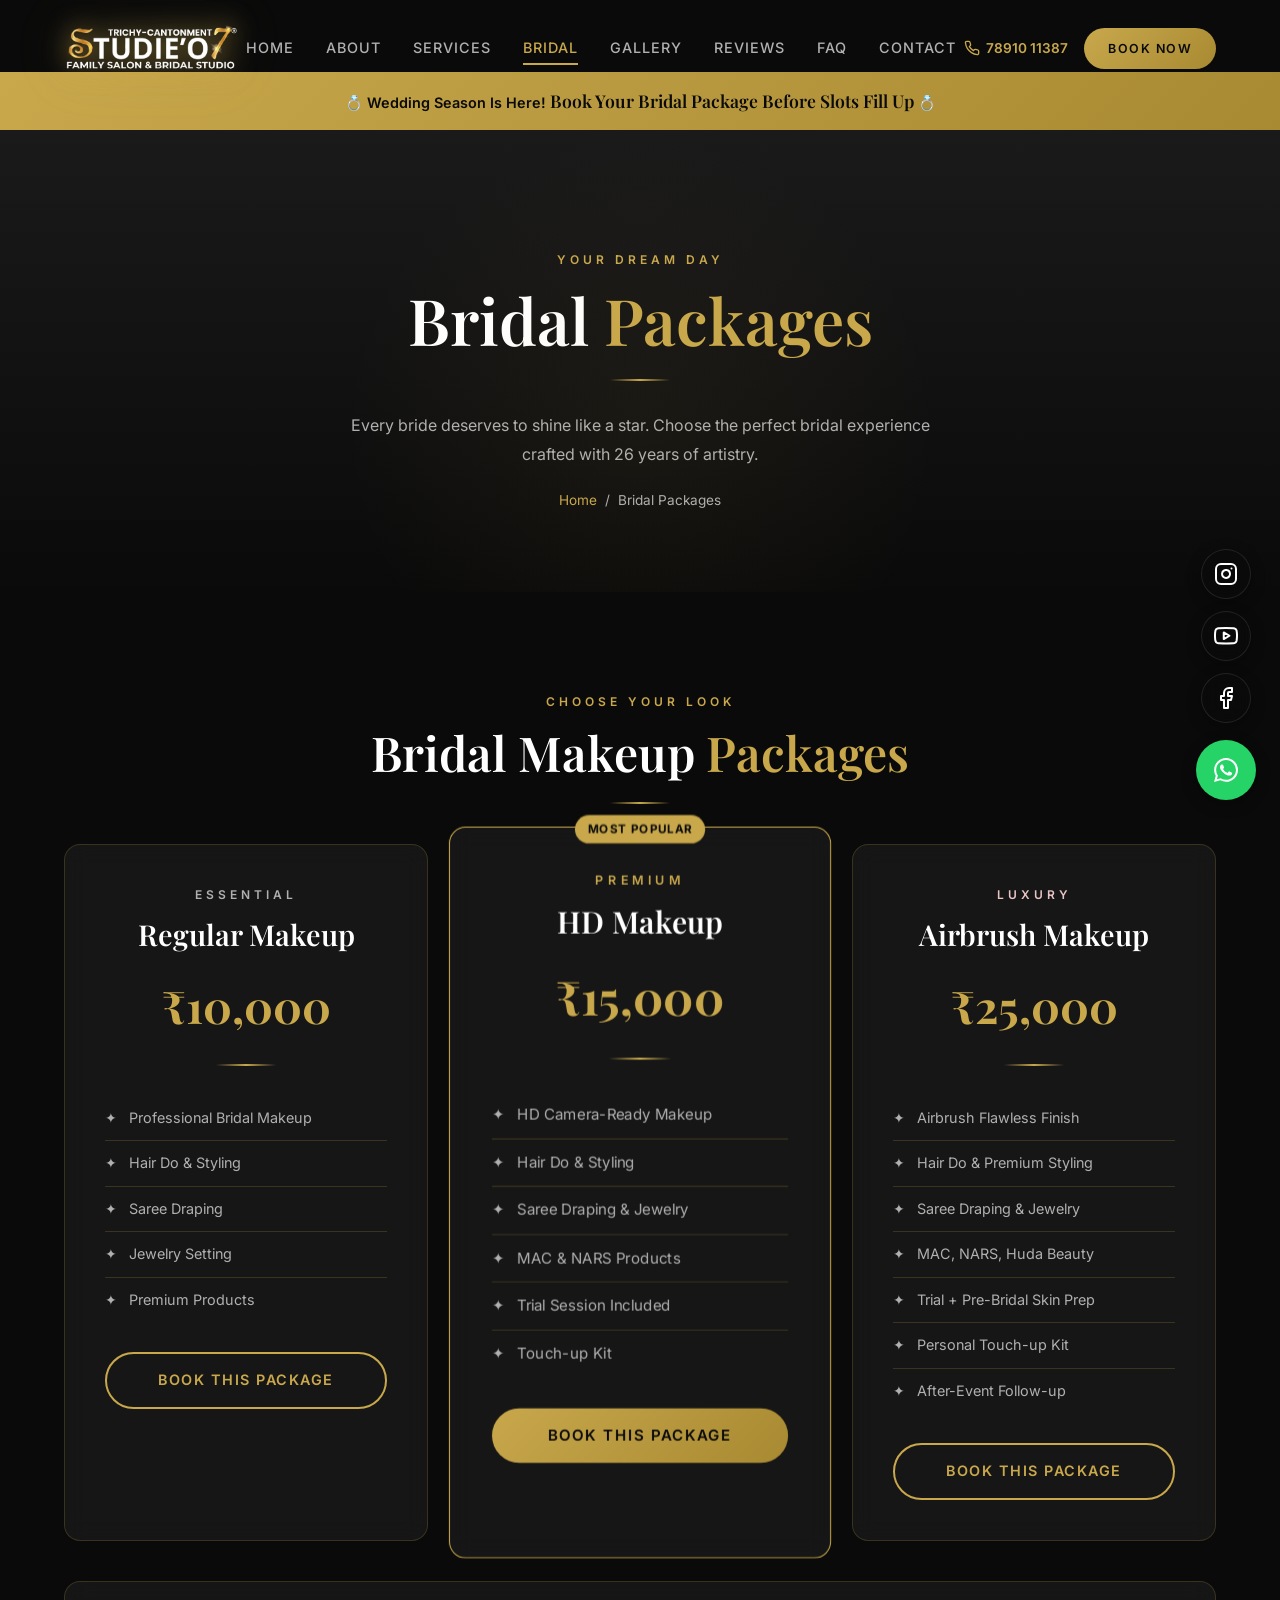
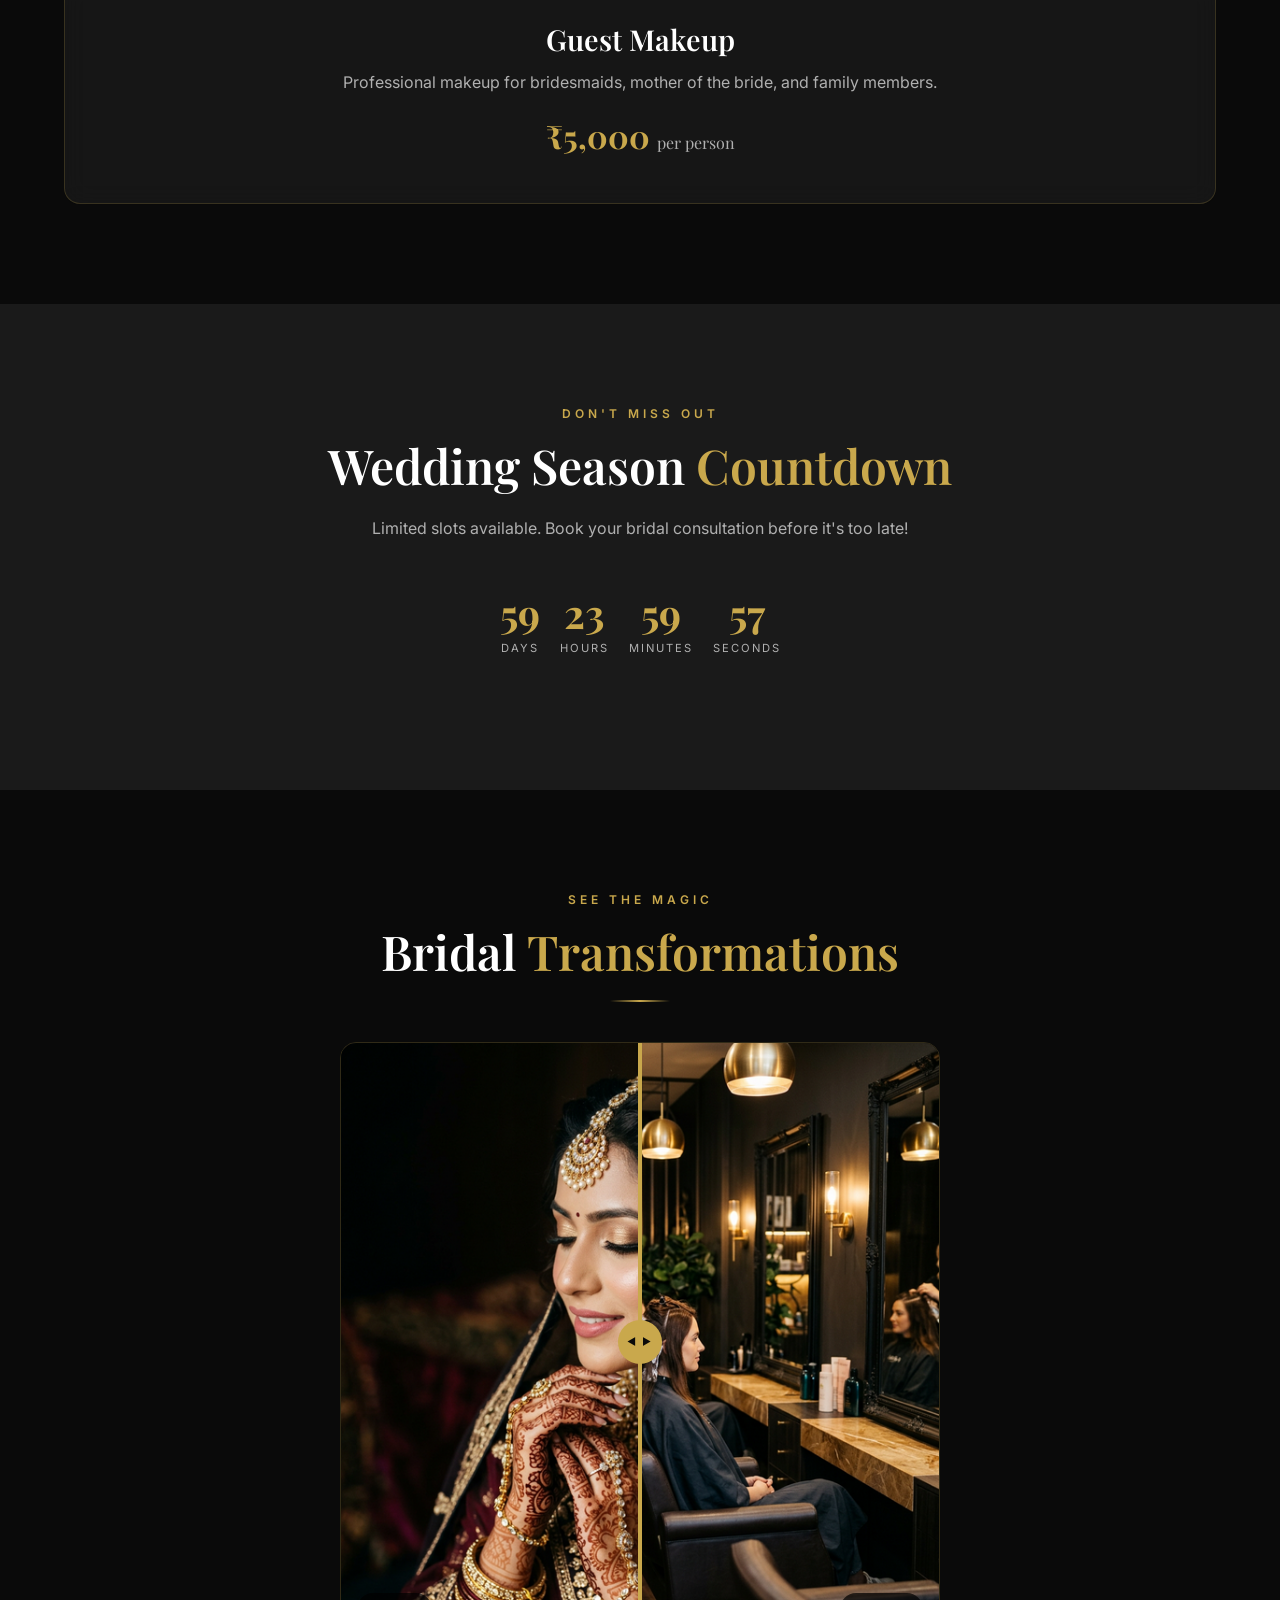
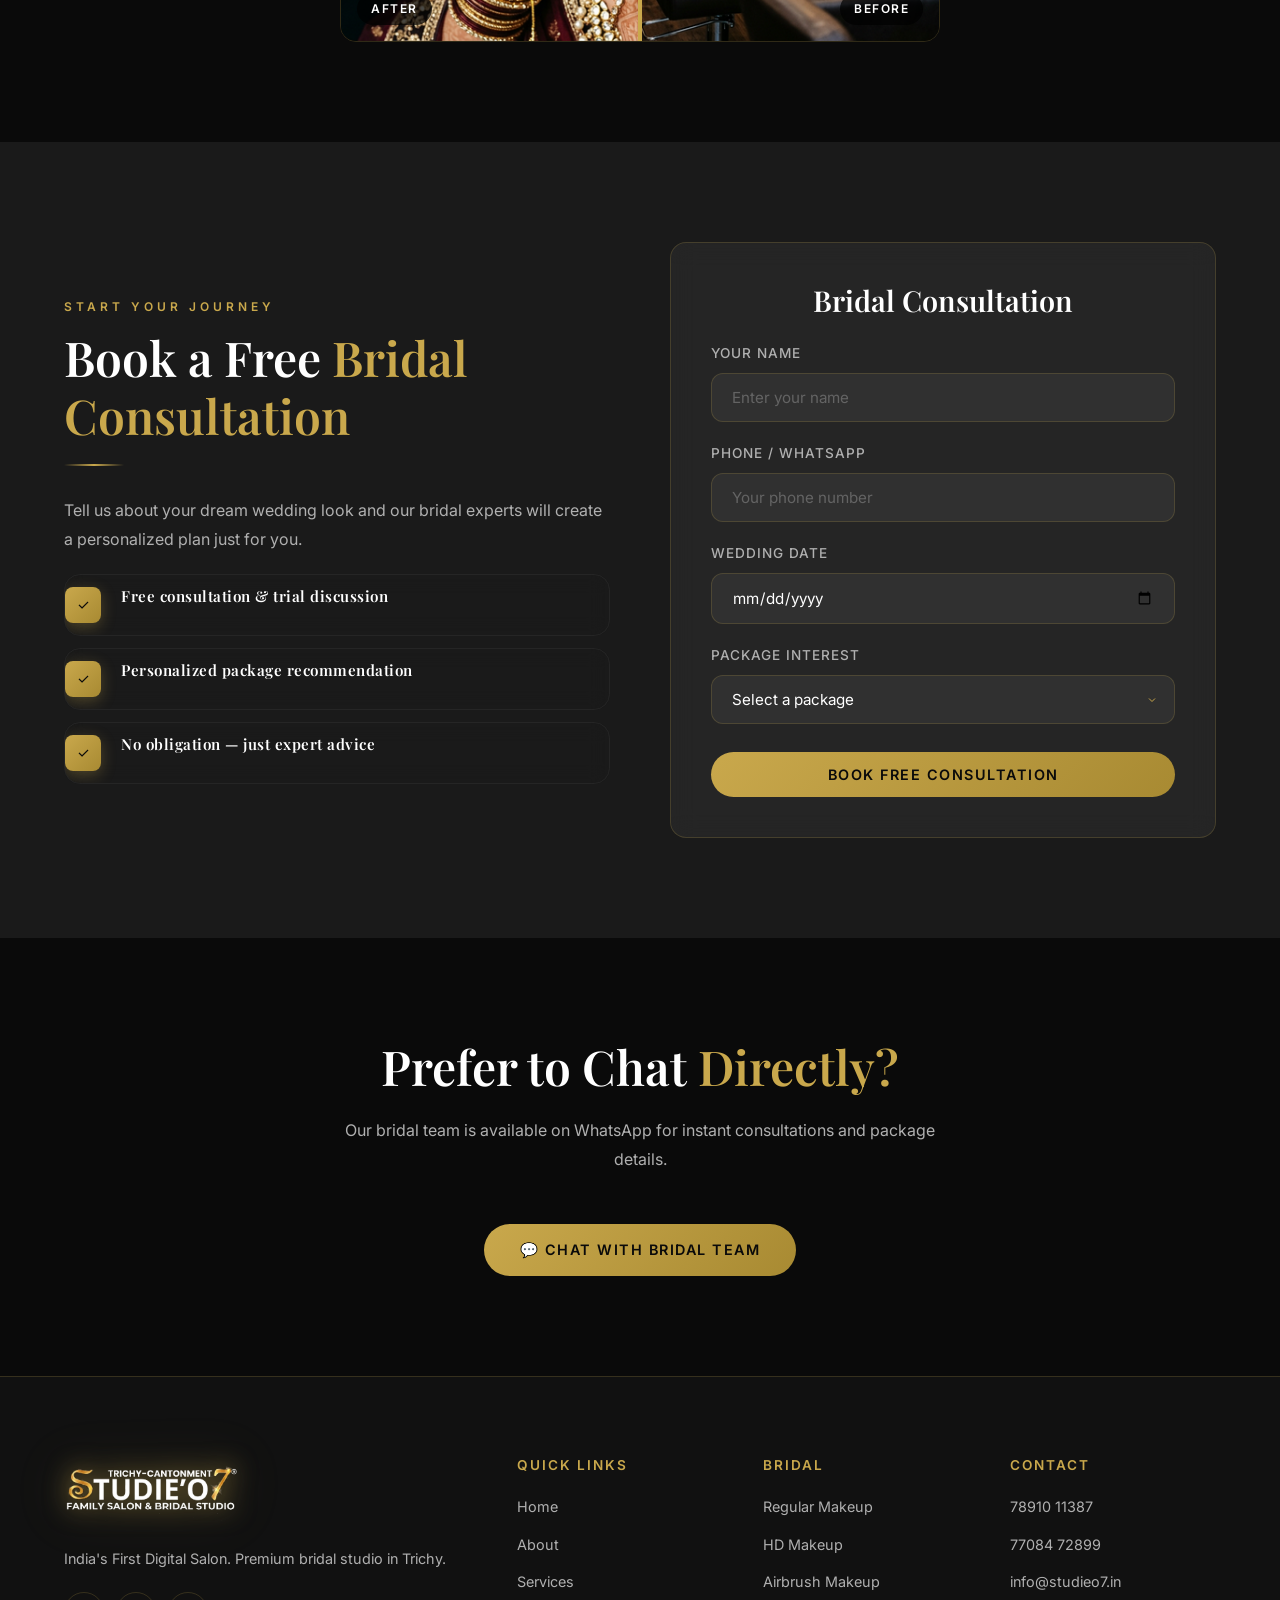
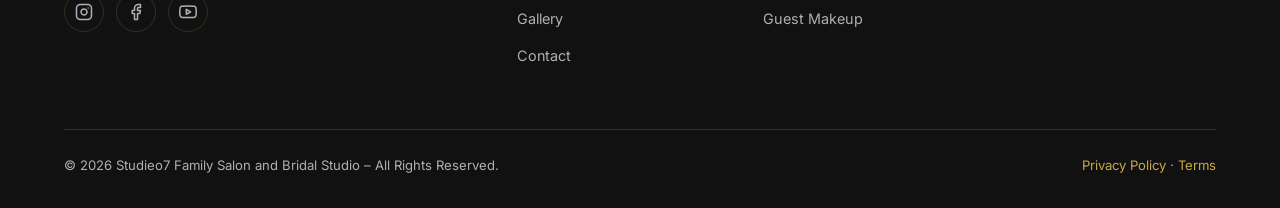
<file: bridal.html>
<!DOCTYPE html>
<html lang="en">

<head>
    <meta charset="UTF-8">
    <meta name="viewport" content="width=device-width, initial-scale=1.0">
    <title>Bridal Packages | Studieo7 Bridal Studio | Airbrush Makeup Trichy</title>
    <meta name="description"
        content="Explore Studieo7 bridal packages — Regular, HD & Airbrush makeup starting ₹10,000. Book a free bridal consultation today. Trichy's most trusted bridal studio.">
    <meta name="keywords"
        content="Bridal Makeup Trichy, Airbrush Makeup Trichy, HD Bridal Makeup, Wedding Makeup Trichy, Bridal Packages Trichy">
    <link rel="stylesheet" href="styles.css">
</head>

<body>

    <header class="header" id="header">
        <div class="container">
            <a href="index.html" class="logo"><img src="images/logo.png"
                    alt="Studieo7 Family Salon &amp; Bridal Studio"></a>
            <nav class="nav-links" id="navLinks">
                <a href="index.html">Home</a><a href="about.html">About</a><a href="services.html">Services</a>
                <a href="bridal.html" class="active">Bridal</a><a href="gallery.html">Gallery</a>
                <a href="testimonials.html">Reviews</a><a href="faq.html">FAQ</a><a href="contact.html">Contact</a>
            </nav>
            <div class="header-cta">
                <a href="tel:+917891011387" class="header-phone"><svg viewBox="0 0 24 24" fill="none"
                        stroke="currentColor" stroke-width="2">
                        <path
                            d="M22 16.92v3a2 2 0 01-2.18 2 19.79 19.79 0 01-8.63-3.07 19.5 19.5 0 01-6-6 19.79 19.79 0 01-3.07-8.67A2 2 0 014.11 2h3a2 2 0 012 1.72c.127.96.361 1.903.7 2.81a2 2 0 01-.45 2.11L8.09 9.91a16 16 0 006 6l1.27-1.27a2 2 0 012.11-.45c.907.339 1.85.573 2.81.7A2 2 0 0122 16.92z" />
                    </svg> 78910 11387</a>
                <a href="booking.html" class="btn btn-primary btn-shimmer"
                    style="padding:10px 24px;font-size:0.78rem;">Book Now</a>
            </div>
            <button class="hamburger" id="hamburger"
                aria-label="Toggle menu"><span></span><span></span><span></span></button>
        </div>
    </header>

    <!-- Urgency Banner -->
    <div class="urgency-banner" style="margin-top:72px;">
        💍 Wedding Season Is Here! <span>Book Your Bridal Package Before Slots Fill Up</span> 💍
    </div>

    <!-- Page Header -->
    <section class="page-header" style="padding-top:120px;">
        <div class="container">
            <span class="section-label">Your Dream Day</span>
            <h1>Bridal <span style="color:var(--gold);">Packages</span></h1>
            <div class="gold-divider"></div>
            <p style="color:var(--text-muted); max-width:600px; margin:0 auto;">Every bride deserves to shine like a
                star. Choose the perfect bridal experience crafted with 26 years of artistry.</p>
            <div class="breadcrumb" style="margin-top:20px;"><a href="index.html">Home</a><span>/</span><span>Bridal
                    Packages</span></div>
        </div>
    </section>

    <!-- Package Comparison -->
    <section class="section">
        <div class="container">
            <div class="text-center reveal">
                <span class="section-label">Choose Your Look</span>
                <h2 class="section-title">Bridal Makeup <span>Packages</span></h2>
                <div class="gold-divider"></div>
            </div>

            <div class="grid grid-3 reveal" style="margin-top:40px;">
                <!-- Regular Package -->
                <div class="glass-card" style="text-align:center;">
                    <span class="section-label" style="color:var(--text-muted);">Essential</span>
                    <h3 style="margin:12px 0 8px;">Regular Makeup</h3>
                    <div
                        style="font-family:var(--font-heading); font-size:2.8rem; font-weight:700; color:var(--gold); margin:16px 0;">
                        ₹10,000</div>
                    <div class="gold-divider"></div>
                    <ul style="text-align:left; margin:20px 0 30px;">
                        <li
                            style="padding:10px 0; border-bottom:1px solid var(--glass-border); color:var(--text-muted); font-size:0.9rem;">
                            ✦ &nbsp; Professional Bridal Makeup</li>
                        <li
                            style="padding:10px 0; border-bottom:1px solid var(--glass-border); color:var(--text-muted); font-size:0.9rem;">
                            ✦ &nbsp; Hair Do & Styling</li>
                        <li
                            style="padding:10px 0; border-bottom:1px solid var(--glass-border); color:var(--text-muted); font-size:0.9rem;">
                            ✦ &nbsp; Saree Draping</li>
                        <li
                            style="padding:10px 0; border-bottom:1px solid var(--glass-border); color:var(--text-muted); font-size:0.9rem;">
                            ✦ &nbsp; Jewelry Setting</li>
                        <li style="padding:10px 0; color:var(--text-muted); font-size:0.9rem;">✦ &nbsp; Premium Products
                        </li>
                    </ul>
                    <a href="https://wa.me/917891011387?text=Hi%20Studieo7!%20I%20am%20interested%20in%20the%20Regular%20Bridal%20Makeup%20Package."
                        target="_blank" class="btn btn-secondary" style="width:100%; justify-content:center;">Book This
                        Package</a>
                </div>

                <!-- HD Package - Featured -->
                <div class="glass-card"
                    style="text-align:center; border-color:var(--gold); position:relative; transform:scale(1.05);">
                    <span class="package-badge"
                        style="position:absolute; top:-12px; left:50%; transform:translateX(-50%);">Most Popular</span>
                    <span class="section-label">Premium</span>
                    <h3 style="margin:12px 0 8px;">HD Makeup</h3>
                    <div
                        style="font-family:var(--font-heading); font-size:2.8rem; font-weight:700; color:var(--gold); margin:16px 0;">
                        ₹15,000</div>
                    <div class="gold-divider"></div>
                    <ul style="text-align:left; margin:20px 0 30px;">
                        <li
                            style="padding:10px 0; border-bottom:1px solid var(--glass-border); color:var(--text-muted); font-size:0.9rem;">
                            ✦ &nbsp; HD Camera-Ready Makeup</li>
                        <li
                            style="padding:10px 0; border-bottom:1px solid var(--glass-border); color:var(--text-muted); font-size:0.9rem;">
                            ✦ &nbsp; Hair Do & Styling</li>
                        <li
                            style="padding:10px 0; border-bottom:1px solid var(--glass-border); color:var(--text-muted); font-size:0.9rem;">
                            ✦ &nbsp; Saree Draping & Jewelry</li>
                        <li
                            style="padding:10px 0; border-bottom:1px solid var(--glass-border); color:var(--text-muted); font-size:0.9rem;">
                            ✦ &nbsp; MAC & NARS Products</li>
                        <li
                            style="padding:10px 0; border-bottom:1px solid var(--glass-border); color:var(--text-muted); font-size:0.9rem;">
                            ✦ &nbsp; Trial Session Included</li>
                        <li style="padding:10px 0; color:var(--text-muted); font-size:0.9rem;">✦ &nbsp; Touch-up Kit
                        </li>
                    </ul>
                    <a href="https://wa.me/917891011387?text=Hi%20Studieo7!%20I%20am%20interested%20in%20the%20HD%20Bridal%20Makeup%20Package."
                        target="_blank" class="btn btn-primary btn-shimmer"
                        style="width:100%; justify-content:center;">Book This Package</a>
                </div>

                <!-- Airbrush Package -->
                <div class="glass-card" style="text-align:center;">
                    <span class="section-label" style="color:var(--blush);">Luxury</span>
                    <h3 style="margin:12px 0 8px;">Airbrush Makeup</h3>
                    <div
                        style="font-family:var(--font-heading); font-size:2.8rem; font-weight:700; color:var(--gold); margin:16px 0;">
                        ₹25,000</div>
                    <div class="gold-divider"></div>
                    <ul style="text-align:left; margin:20px 0 30px;">
                        <li
                            style="padding:10px 0; border-bottom:1px solid var(--glass-border); color:var(--text-muted); font-size:0.9rem;">
                            ✦ &nbsp; Airbrush Flawless Finish</li>
                        <li
                            style="padding:10px 0; border-bottom:1px solid var(--glass-border); color:var(--text-muted); font-size:0.9rem;">
                            ✦ &nbsp; Hair Do & Premium Styling</li>
                        <li
                            style="padding:10px 0; border-bottom:1px solid var(--glass-border); color:var(--text-muted); font-size:0.9rem;">
                            ✦ &nbsp; Saree Draping & Jewelry</li>
                        <li
                            style="padding:10px 0; border-bottom:1px solid var(--glass-border); color:var(--text-muted); font-size:0.9rem;">
                            ✦ &nbsp; MAC, NARS, Huda Beauty</li>
                        <li
                            style="padding:10px 0; border-bottom:1px solid var(--glass-border); color:var(--text-muted); font-size:0.9rem;">
                            ✦ &nbsp; Trial + Pre-Bridal Skin Prep</li>
                        <li
                            style="padding:10px 0; border-bottom:1px solid var(--glass-border); color:var(--text-muted); font-size:0.9rem;">
                            ✦ &nbsp; Personal Touch-up Kit</li>
                        <li style="padding:10px 0; color:var(--text-muted); font-size:0.9rem;">✦ &nbsp; After-Event
                            Follow-up</li>
                    </ul>
                    <a href="https://wa.me/917891011387?text=Hi%20Studieo7!%20I%20am%20interested%20in%20the%20Airbrush%20Bridal%20Package."
                        target="_blank" class="btn btn-secondary" style="width:100%; justify-content:center;">Book This
                        Package</a>
                </div>
            </div>

            <!-- Guest Makeup -->
            <div class="glass-card reveal" style="margin-top:40px; text-align:center;">
                <h3>Guest Makeup</h3>
                <p style="margin:12px 0;">Professional makeup for bridesmaids, mother of the bride, and family members.
                </p>
                <span
                    style="font-family:var(--font-heading); font-size:2rem; font-weight:700; color:var(--gold);">₹5,000
                    <span style="font-size:1rem; color:var(--text-muted); font-weight:400;">per person</span></span>
            </div>
        </div>
    </section>

    <!-- Countdown & Urgency -->
    <section class="section section-dark text-center">
        <div class="container reveal">
            <span class="section-label">Don't Miss Out</span>
            <h2 class="section-title">Wedding Season <span>Countdown</span></h2>
            <p class="section-subtitle">Limited slots available. Book your bridal consultation before it's too late!</p>
            <div class="countdown">
                <div class="countdown-item"><span class="countdown-value" id="cd-days">00</span><span
                        class="countdown-label">Days</span></div>
                <div class="countdown-item"><span class="countdown-value" id="cd-hours">00</span><span
                        class="countdown-label">Hours</span></div>
                <div class="countdown-item"><span class="countdown-value" id="cd-mins">00</span><span
                        class="countdown-label">Minutes</span></div>
                <div class="countdown-item"><span class="countdown-value" id="cd-secs">00</span><span
                        class="countdown-label">Seconds</span></div>
            </div>
        </div>
    </section>

    <!-- Before / After -->
    <section class="section">
        <div class="container text-center">
            <span class="section-label reveal">See the Magic</span>
            <h2 class="section-title reveal">Bridal <span>Transformations</span></h2>
            <div class="gold-divider reveal"></div>
            <div class="ba-slider reveal" style="margin-top:40px;">
                <img src="images/hair-services.png" alt="Before">
                <div class="ba-after">
                    <img src="images/bridal-makeup.png" alt="After">
                </div>
                <div class="ba-handle"></div>
                <span class="ba-label ba-label-before">Before</span>
                <span class="ba-label ba-label-after">After</span>
            </div>
        </div>
    </section>

    <!-- Bridal Consultation Form -->
    <section class="section section-dark" id="bridal-consultation">
        <div class="container">
            <div class="grid grid-2" style="align-items:center; gap:60px;">
                <div class="reveal-left">
                    <span class="section-label">Start Your Journey</span>
                    <h2 class="section-title">Book a Free <span>Bridal Consultation</span></h2>
                    <div class="gold-divider" style="margin-left:0;"></div>
                    <p style="margin-bottom:20px;">Tell us about your dream wedding look and our bridal experts will
                        create a personalized plan just for you.</p>
                    <div style="display:flex; flex-direction:column; gap:12px;">
                        <div class="feature-item" style="background:transparent; padding:12px 0;">
                            <div class="feature-icon"
                                style="width:36px;height:36px;border-radius:8px;font-size:0.9rem;">✓</div>
                            <div>
                                <h4 style="font-size:0.95rem;">Free consultation & trial discussion</h4>
                            </div>
                        </div>
                        <div class="feature-item" style="background:transparent; padding:12px 0;">
                            <div class="feature-icon"
                                style="width:36px;height:36px;border-radius:8px;font-size:0.9rem;">✓</div>
                            <div>
                                <h4 style="font-size:0.95rem;">Personalized package recommendation</h4>
                            </div>
                        </div>
                        <div class="feature-item" style="background:transparent; padding:12px 0;">
                            <div class="feature-icon"
                                style="width:36px;height:36px;border-radius:8px;font-size:0.9rem;">✓</div>
                            <div>
                                <h4 style="font-size:0.95rem;">No obligation — just expert advice</h4>
                            </div>
                        </div>
                    </div>
                </div>
                <div class="reveal-right">
                    <div class="glass-card">
                        <h3 style="text-align:center; margin-bottom:24px;">Bridal Consultation</h3>
                        <form data-validate>
                            <div class="form-group">
                                <label for="bride-name">Your Name</label>
                                <input type="text" id="bride-name" class="form-control" placeholder="Enter your name"
                                    required>
                                <span class="form-error">Please enter your name</span>
                            </div>
                            <div class="form-group">
                                <label for="bride-phone">Phone / WhatsApp</label>
                                <input type="tel" id="bride-phone" class="form-control" placeholder="Your phone number"
                                    required>
                                <span class="form-error">Please enter a valid phone number</span>
                            </div>
                            <div class="form-group">
                                <label for="wedding-date">Wedding Date</label>
                                <input type="date" id="wedding-date" class="form-control" required>
                                <span class="form-error">Please select your wedding date</span>
                            </div>
                            <div class="form-group">
                                <label for="package-interest">Package Interest</label>
                                <select id="package-interest" class="form-control" required>
                                    <option value="">Select a package</option>
                                    <option value="regular">Regular Makeup — ₹10,000</option>
                                    <option value="hd">HD Makeup — ₹15,000</option>
                                    <option value="airbrush">Airbrush Makeup — ₹25,000</option>
                                    <option value="guest">Guest Makeup — ₹5,000</option>
                                    <option value="undecided">Not sure yet</option>
                                </select>
                                <span class="form-error">Please select a package</span>
                            </div>
                            <button type="submit" class="btn btn-primary btn-shimmer"
                                style="width:100%; justify-content:center; margin-top:8px;">Book Free
                                Consultation</button>
                        </form>
                    </div>
                </div>
            </div>
        </div>
    </section>

    <!-- WhatsApp CTA -->
    <section class="section text-center">
        <div class="container reveal">
            <h2 class="section-title">Prefer to Chat <span>Directly?</span></h2>
            <p class="section-subtitle">Our bridal team is available on WhatsApp for instant consultations and package
                details.</p>
            <a href="https://wa.me/917891011387?text=Hi%20Studieo7!%20I%20am%20interested%20in%20your%20bridal%20packages.%20Please%20share%20more%20details."
                target="_blank" class="btn btn-whatsapp btn-shimmer">
                💬 Chat with Bridal Team
            </a>
        </div>
    </section>

    <!-- Footer -->
    <footer class="footer">
        <div class="container">
            <div class="footer-grid">
                <div class="footer-brand"><a href="index.html" class="logo"><img src="images/logo.png"
                            alt="Studieo7 Family Salon &amp; Bridal Studio"></a>
                    <p>India's First Digital Salon. Premium bridal studio in Trichy.</p>
                    <div class="footer-social">
                        <a href="https://www.instagram.com/studieo7_trichy/" target="_blank" class="social-icon">
                            <svg viewBox="0 0 24 24" fill="none" stroke="currentColor" stroke-width="2"
                                stroke-linecap="round" stroke-linejoin="round">
                                <rect x="2" y="2" width="20" height="20" rx="5" ry="5"></rect>
                                <path d="M16 11.37A4 4 0 1 1 12.63 8 4 4 0 0 1 16 11.37z"></path>
                                <line x1="17.5" y1="6.5" x2="17.51" y2="6.5"></line>
                            </svg>
                        </a>
                        <a href="https://www.facebook.com/studieo7" target="_blank" class="social-icon">
                            <svg viewBox="0 0 24 24" fill="none" stroke="currentColor" stroke-width="2"
                                stroke-linecap="round" stroke-linejoin="round">
                                <path d="M18 2h-3a5 5 0 0 0-5 5v3H7v4h3v8h4v-8h3l1-4h-4V7a1 1 0 0 1 1-1h3z"></path>
                            </svg>
                        </a>
                        <a href="https://www.youtube.com/channel/UCle0jqQdTvtz8UsgdxM7Ddg" target="_blank"
                            class="social-icon">
                            <svg viewBox="0 0 24 24" fill="none" stroke="currentColor" stroke-width="2"
                                stroke-linecap="round" stroke-linejoin="round">
                                <path
                                    d="M22.54 6.42a2.78 2.78 0 0 0-1.94-2C18.88 4 12 4 12 4s-6.88 0-8.6.42a2.78 2.78 0 0 0-1.94 2A29 29 0 0 0 1 11.75a29 29 0 0 0 .46 5.33A2.78 2.78 0 0 0 3.4 19c1.72.42 8.6.42 8.6.42s6.88 0 8.6-.42a2.78 2.78 0 0 0 1.94-2 29 29 0 0 0 .46-5.33 29 29 0 0 0-.46-5.33z">
                                </path>
                                <polygon points="9.75 15.02 15.5 11.75 9.75 8.48 9.75 15.02"></polygon>
                            </svg>
                        </a>
                    </div>
                </div>
                <div>
                    <h4>Quick Links</h4>
                    <ul class="footer-links">
                        <li><a href="index.html">Home</a></li>
                        <li><a href="about.html">About</a></li>
                        <li><a href="services.html">Services</a></li>
                        <li><a href="gallery.html">Gallery</a></li>
                        <li><a href="contact.html">Contact</a></li>
                    </ul>
                </div>
                <div>
                    <h4>Bridal</h4>
                    <ul class="footer-links">
                        <li><a href="#bridal-consultation">Regular Makeup</a></li>
                        <li><a href="#bridal-consultation">HD Makeup</a></li>
                        <li><a href="#bridal-consultation">Airbrush Makeup</a></li>
                        <li><a href="#bridal-consultation">Guest Makeup</a></li>
                    </ul>
                </div>
                <div>
                    <h4>Contact</h4>
                    <ul class="footer-links">
                        <li><a href="tel:+917891011387">78910 11387</a></li>
                        <li><a href="tel:+917708472899">77084 72899</a></li>
                        <li><a href="mailto:info@studieo7.in">info@studieo7.in</a></li>
                    </ul>
                </div>
            </div>
            <div class="footer-bottom">
                <p>© 2026 Studieo7 Family Salon and Bridal Studio – All Rights Reserved.</p>
                <p><a href="#">Privacy Policy</a> · <a href="#">Terms</a></p>
            </div>
        </div>
    </footer>

    <!-- Floating Social Media Stack -->
    <div class="social-float-stack">
        <a href="https://www.instagram.com/studieo7_trichy" target="_blank" class="social-float instagram"
            aria-label="Instagram">
            <svg viewBox="0 0 24 24" fill="none" stroke="currentColor" stroke-width="2" stroke-linecap="round"
                stroke-linejoin="round">
                <rect x="2" y="2" width="20" height="20" rx="5" ry="5"></rect>
                <path d="M16 11.37A4 4 0 1 1 12.63 8 4 4 0 0 1 16 11.37z"></path>
                <line x1="17.5" y1="6.5" x2="17.51" y2="6.5"></line>
            </svg>
        </a>
        <a href="https://www.youtube.com/@studieo7trichy" target="_blank" class="social-float youtube"
            aria-label="YouTube">
            <svg viewBox="0 0 24 24" fill="none" stroke="currentColor" stroke-width="2" stroke-linecap="round"
                stroke-linejoin="round">
                <path
                    d="M22.54 6.42a2.78 2.78 0 0 0-1.94-2C18.88 4 12 4 12 4s-6.88 0-8.6.42a2.78 2.78 0 0 0-1.94 2A29 29 0 0 0 1 11.75a29 29 0 0 0 .46 5.33A2.78 2.78 0 0 0 3.4 19c1.72.42 8.6.42 8.6.42s6.88 0 8.6-.42a2.78 2.78 0 0 0 1.94-2 29 29 0 0 0 .46-5.33 29 29 0 0 0-.46-5.33z">
                </path>
                <polygon points="9.75 15.02 15.5 11.75 9.75 8.48 9.75 15.02"></polygon>
            </svg>
        </a>
        <a href="https://www.facebook.com/studieo7trichy" target="_blank" class="social-float facebook"
            aria-label="Facebook">
            <svg viewBox="0 0 24 24" fill="none" stroke="currentColor" stroke-width="2" stroke-linecap="round"
                stroke-linejoin="round">
                <path d="M18 2h-3a5 5 0 0 0-5 5v3H7v4h3v8h4v-8h3l1-4h-4V7a1 1 0 0 1 1-1h3z"></path>
            </svg>
        </a>
        <a href="https://wa.me/917891011387?text=Hi%20Studieo7!%20I%20would%20like%20to%20book%20an%20appointment."
            target="_blank" class="social-float whatsapp" aria-label="WhatsApp">
            <svg viewBox="0 0 24 24" fill="currentColor">
                <path
                    d="M17.472 14.382c-.297-.149-1.758-.867-2.03-.967-.273-.099-.471-.148-.67.15-.197.297-.767.966-.94 1.164-.173.199-.347.223-.644.075-.297-.15-1.255-.463-2.39-1.475-.883-.788-1.48-1.761-1.653-2.059-.173-.297-.018-.458.13-.606.134-.133.298-.347.446-.52.149-.174.198-.298.298-.497.099-.198.05-.371-.025-.52-.075-.149-.669-1.612-.916-2.207-.242-.579-.487-.5-.669-.51-.173-.008-.371-.01-.57-.01-.198 0-.52.074-.792.372-.272.297-1.04 1.016-1.04 2.479 0 1.462 1.065 2.875 1.213 3.074.149.198 2.096 3.2 5.077 4.487.709.306 1.262.489 1.694.625.712.227 1.36.195 1.871.118.571-.085 1.758-.719 2.006-1.413.248-.694.248-1.289.173-1.413-.074-.124-.272-.198-.57-.347m-5.421 7.403h-.004a9.87 9.87 0 01-5.031-1.378l-.361-.214-3.741.982.998-3.648-.235-.374a9.86 9.86 0 01-1.51-5.26c.001-5.45 4.436-9.884 9.888-9.884 2.64 0 5.122 1.03 6.988 2.898a9.825 9.825 0 012.893 6.994c-.003 5.45-4.437 9.884-9.885 9.884m8.413-18.297A11.815 11.815 0 0012.05 0C5.495 0 .16 5.335.157 11.892c0 2.096.547 4.142 1.588 5.945L.057 24l6.305-1.654a11.882 11.882 0 005.683 1.448h.005c6.554 0 11.89-5.335 11.893-11.893a11.821 11.821 0 00-3.48-8.413z" />
            </svg>
        </a>
    </div>

    <div class="mobile-bottom-bar">
        <div class="bar-inner"><a href="tel:+917891011387" class="btn btn-secondary"
                style="border-color:var(--gold);">📞 Call</a><a href="https://wa.me/917891011387" target="_blank"
                class="btn btn-whatsapp">💬 WhatsApp</a><a href="booking.html" class="btn btn-primary">Book Now</a>
        </div>
    </div>

    <div class="success-modal">
        <div class="success-content">
            <div class="success-icon">✓</div>
            <h3>Thank You!</h3>
            <p style="margin-top:12px;">Your bridal consultation request has been submitted! We'll contact you shortly.
            </p>
        </div>
    </div>

    <script src="main.js"></script>
</body>

</html>
</file>
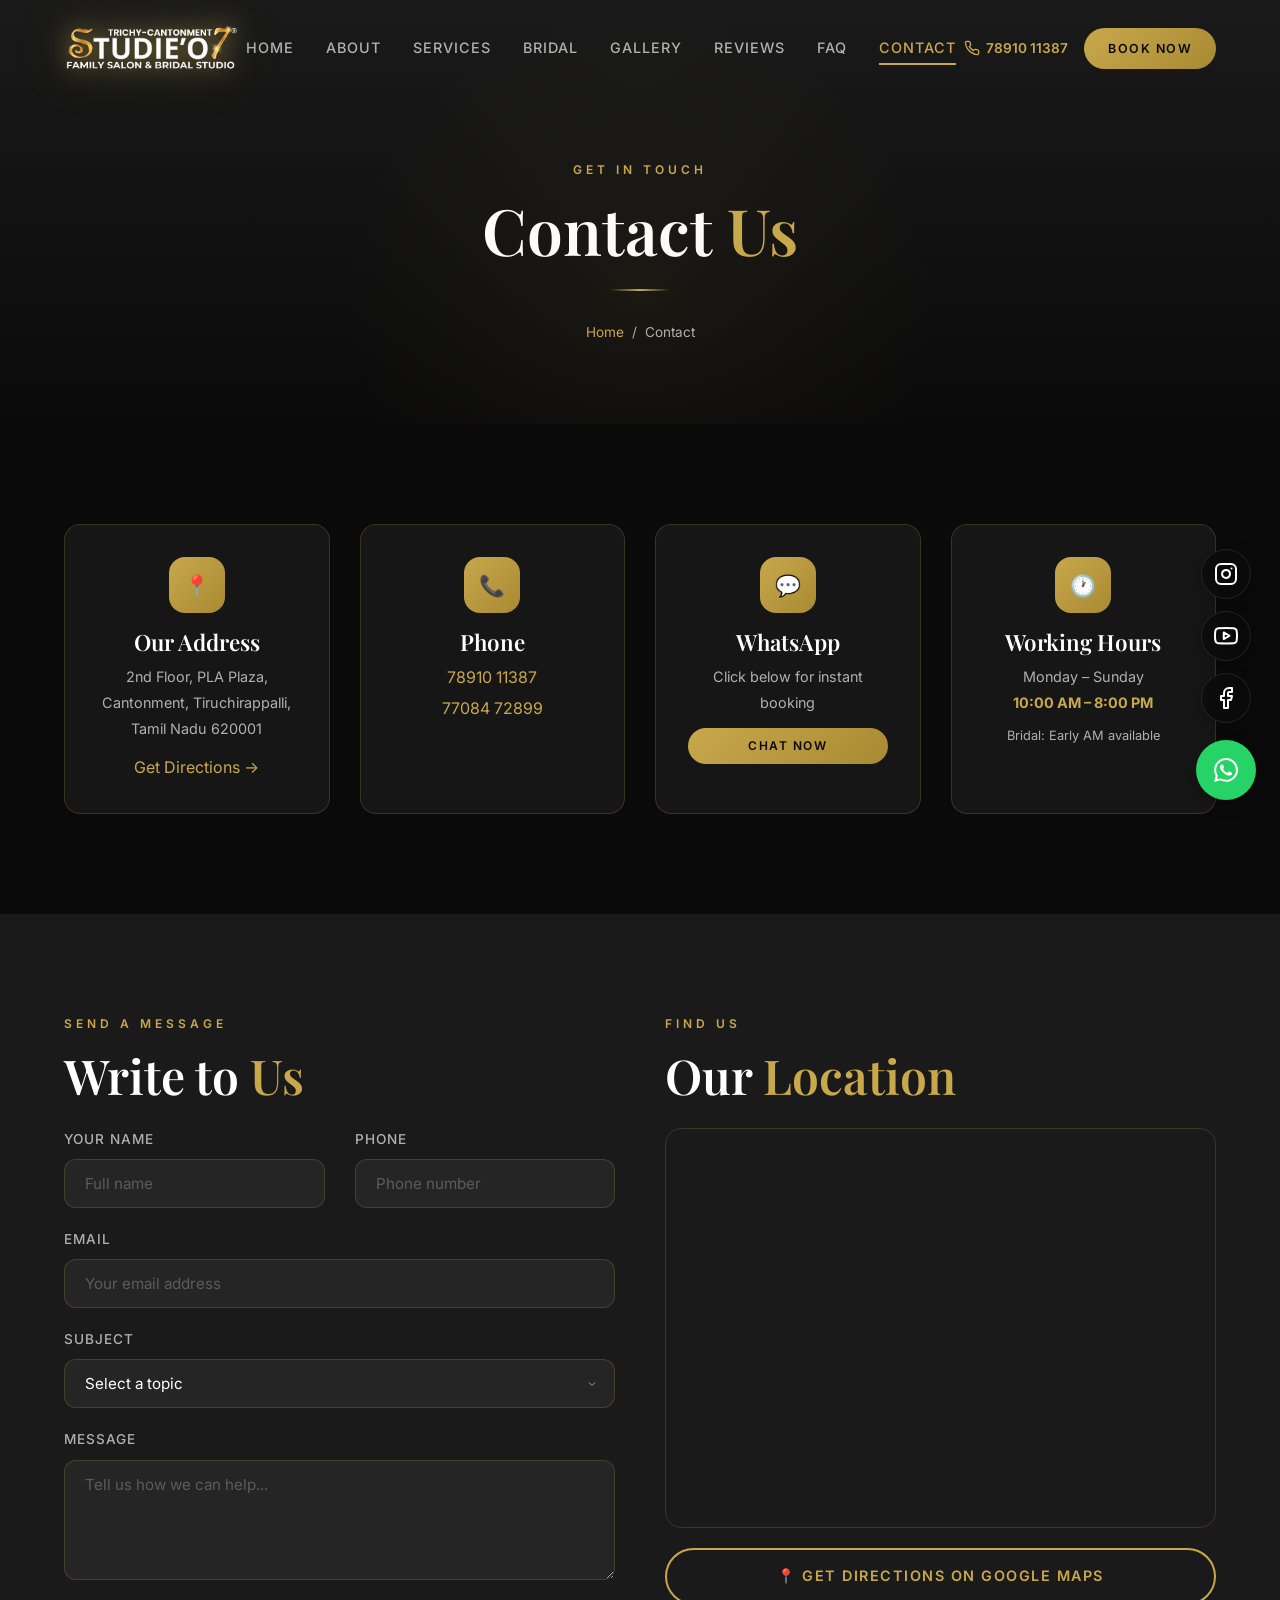
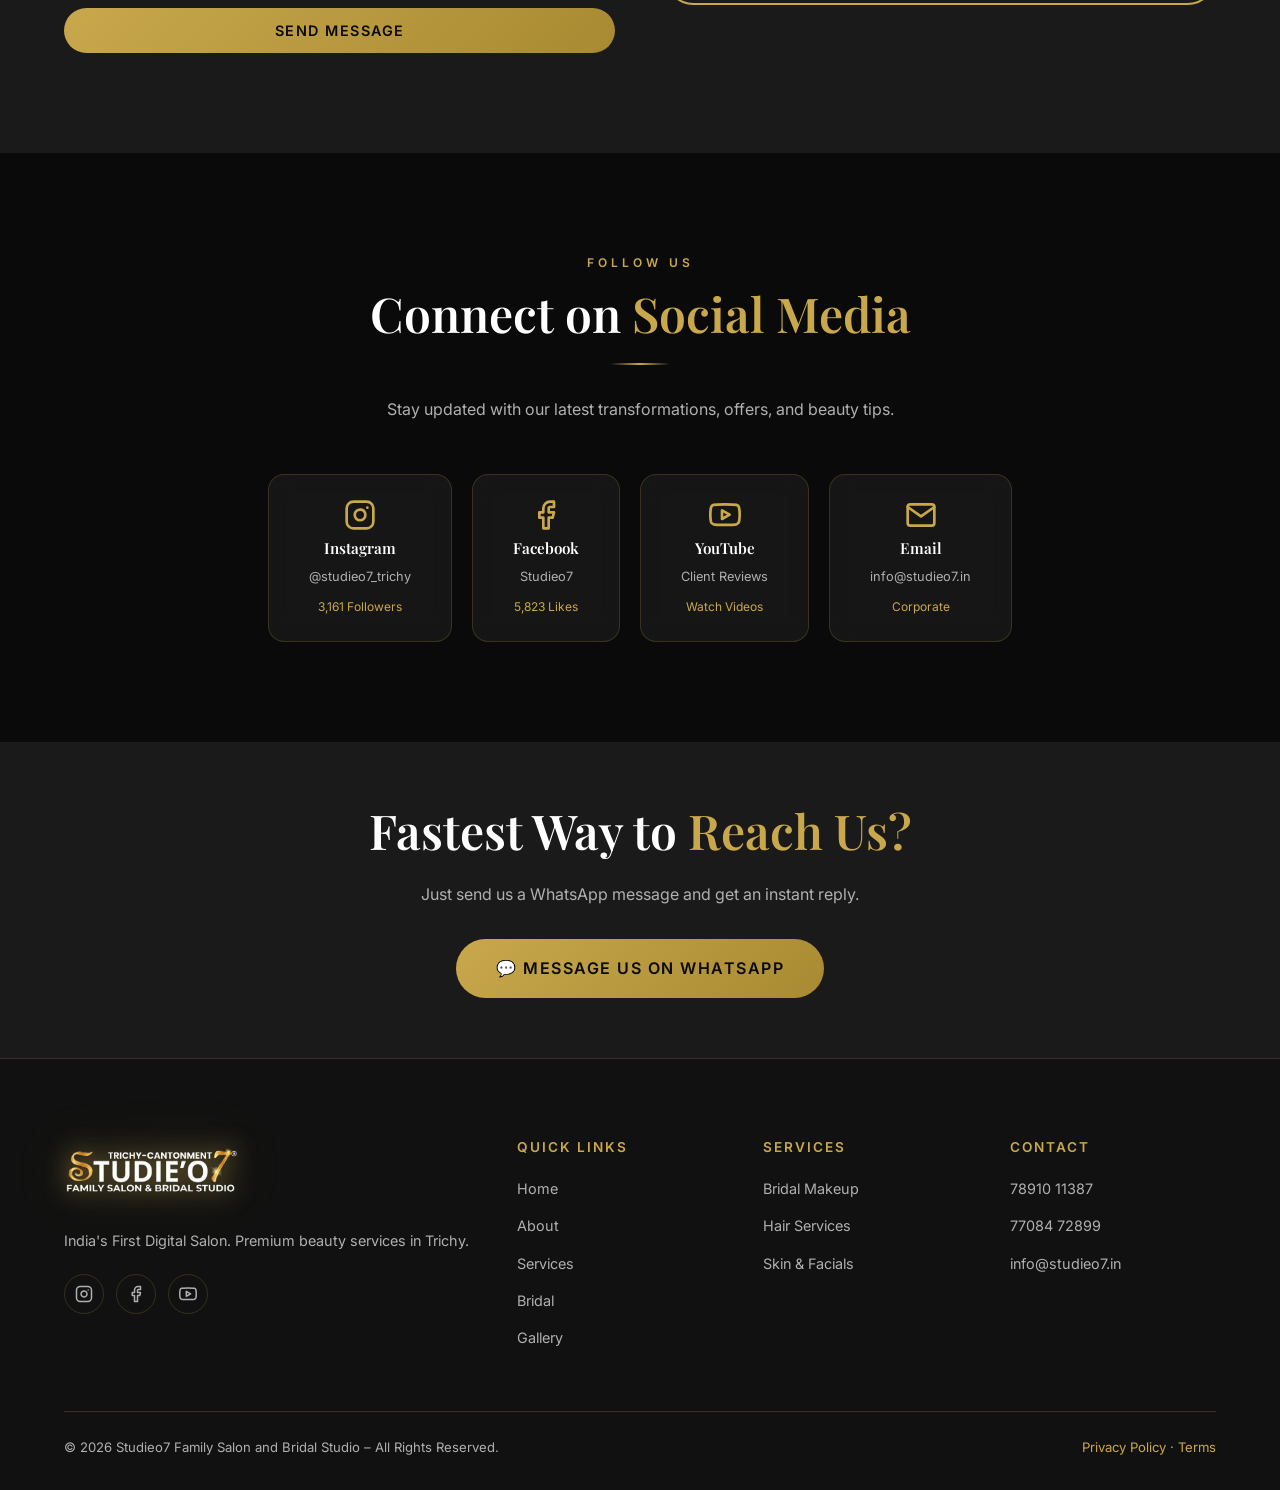
<file: contact.html>
<!DOCTYPE html>
<html lang="en">

<head>
    <meta charset="UTF-8">
    <meta name="viewport" content="width=device-width, initial-scale=1.0">
    <title>Contact Us | Studieo7 Family Salon & Bridal Studio | Trichy</title>
    <meta name="description"
        content="Contact Studieo7 in Trichy. Visit us at PLA Plaza, Cantonment. Call 78910 11387 or WhatsApp for appointments. Open 10 AM – 8 PM daily.">
    <meta name="keywords"
        content="Studieo7 Trichy Contact, Salon Near Me Cantonment Trichy, Beauty Salon Trichy Address">
    <link rel="stylesheet" href="styles.css">
    <script type="application/ld+json">
  {"@context":"https://schema.org","@type":"ContactPage","name":"Contact Studieo7","url":"https://studieo7.in/contact","mainEntity":{"@type":"BeautySalon","name":"Studieo7 Family Salon and Bridal Studio","telephone":["+917891011387","+917708472899"],"email":"info@studieo7.in","address":{"@type":"PostalAddress","streetAddress":"2nd Floor, PLA Plaza, Cantonment","addressLocality":"Tiruchirappalli","addressRegion":"Tamil Nadu","postalCode":"620001","addressCountry":"IN"},"openingHours":"Mo-Su 10:00-20:00"}}
  </script>
</head>

<body>

    <header class="header" id="header">
        <div class="container">
            <a href="index.html" class="logo"><img src="images/logo.png"
                    alt="Studieo7 Family Salon &amp; Bridal Studio"></a>
            <nav class="nav-links" id="navLinks">
                <a href="index.html">Home</a><a href="about.html">About</a><a href="services.html">Services</a>
                <a href="bridal.html">Bridal</a><a href="gallery.html">Gallery</a>
                <a href="testimonials.html">Reviews</a><a href="faq.html">FAQ</a><a href="contact.html"
                    class="active">Contact</a>
            </nav>
            <div class="header-cta">
                <a href="tel:+917891011387" class="header-phone"><svg viewBox="0 0 24 24" fill="none"
                        stroke="currentColor" stroke-width="2">
                        <path
                            d="M22 16.92v3a2 2 0 01-2.18 2 19.79 19.79 0 01-8.63-3.07 19.5 19.5 0 01-6-6 19.79 19.79 0 01-3.07-8.67A2 2 0 014.11 2h3a2 2 0 012 1.72c.127.96.361 1.903.7 2.81a2 2 0 01-.45 2.11L8.09 9.91a16 16 0 006 6l1.27-1.27a2 2 0 012.11-.45c.907.339 1.85.573 2.81.7A2 2 0 0122 16.92z" />
                    </svg> 78910 11387</a>
                <a href="booking.html" class="btn btn-primary btn-shimmer"
                    style="padding:10px 24px;font-size:0.78rem;">Book Now</a>
            </div>
            <button class="hamburger" id="hamburger"
                aria-label="Toggle menu"><span></span><span></span><span></span></button>
        </div>
    </header>

    <section class="page-header">
        <div class="container">
            <span class="section-label">Get in Touch</span>
            <h1>Contact <span style="color:var(--gold);">Us</span></h1>
            <div class="gold-divider"></div>
            <div class="breadcrumb"><a href="index.html">Home</a><span>/</span><span>Contact</span></div>
        </div>
    </section>

    <!-- Contact Cards -->
    <section class="section">
        <div class="container">
            <div class="grid grid-4 stagger-children reveal">
                <div class="contact-card">
                    <div class="card-icon">📍</div>
                    <h4>Our Address</h4>
                    <p>2nd Floor, PLA Plaza,<br>Cantonment, Tiruchirappalli,<br>Tamil Nadu 620001</p>
                    <a href="https://www.google.com/maps/search/Studieo7+PLA+Plaza+Cantonment+Trichy" target="_blank"
                        style="margin-top:12px; display:inline-block;">Get Directions →</a>
                </div>
                <div class="contact-card">
                    <div class="card-icon">📞</div>
                    <h4>Phone</h4>
                    <a href="tel:+917891011387">78910 11387</a>
                    <a href="tel:+917708472899">77084 72899</a>
                </div>
                <div class="contact-card">
                    <div class="card-icon">💬</div>
                    <h4>WhatsApp</h4>
                    <p>Click below for instant booking</p>
                    <a href="https://wa.me/917891011387?text=Hi%20Studieo7!%20I%20have%20a%20query." target="_blank"
                        class="btn btn-whatsapp" style="padding:8px 20px;font-size:0.75rem; margin-top:12px;">Chat
                        Now</a>
                </div>
                <div class="contact-card">
                    <div class="card-icon">🕐</div>
                    <h4>Working Hours</h4>
                    <p>Monday – Sunday<br><strong style="color:var(--gold);">10:00 AM – 8:00 PM</strong></p>
                    <p style="font-size:0.8rem; margin-top:8px;">Bridal: Early AM available</p>
                </div>
            </div>
        </div>
    </section>

    <!-- Contact Form + Map -->
    <section class="section section-dark">
        <div class="container">
            <div class="grid grid-2" style="gap:50px;">
                <!-- Form -->
                <div class="reveal-left">
                    <span class="section-label">Send a Message</span>
                    <h2 class="section-title" style="margin-bottom:24px;">Write to <span>Us</span></h2>
                    <form data-validate id="contactForm">
                        <div class="grid grid-2">
                            <div class="form-group">
                                <label for="contact-name">Your Name</label>
                                <input type="text" id="contact-name" class="form-control" placeholder="Full name"
                                    required>
                                <span class="form-error">Please enter your name</span>
                            </div>
                            <div class="form-group">
                                <label for="contact-phone">Phone</label>
                                <input type="tel" id="contact-phone" class="form-control" placeholder="Phone number"
                                    required>
                                <span class="form-error">Please enter a valid phone number</span>
                            </div>
                        </div>
                        <div class="form-group">
                            <label for="contact-email">Email</label>
                            <input type="email" id="contact-email" class="form-control"
                                placeholder="Your email address">
                            <span class="form-error">Please enter a valid email</span>
                        </div>
                        <div class="form-group">
                            <label for="contact-subject">Subject</label>
                            <select id="contact-subject" class="form-control" required>
                                <option value="">Select a topic</option>
                                <option value="booking">Appointment Booking</option>
                                <option value="bridal">Bridal Enquiry</option>
                                <option value="services">Service Information</option>
                                <option value="franchise">Franchise Enquiry</option>
                                <option value="feedback">Feedback</option>
                                <option value="other">Other</option>
                            </select>
                            <span class="form-error">Please select a subject</span>
                        </div>
                        <div class="form-group">
                            <label for="contact-message">Message</label>
                            <textarea id="contact-message" class="form-control" placeholder="Tell us how we can help..."
                                required></textarea>
                            <span class="form-error">Please enter your message</span>
                        </div>
                        <button type="submit" class="btn btn-primary btn-shimmer"
                            style="width:100%; justify-content:center;">Send Message</button>
                    </form>
                </div>

                <!-- Map -->
                <div class="reveal-right">
                    <span class="section-label">Find Us</span>
                    <h2 class="section-title" style="margin-bottom:24px;">Our <span>Location</span></h2>
                    <div class="map-container">
                        <iframe
                            src="https://www.google.com/maps/embed?pb=!1m18!1m12!1m3!1d3919.0!2d78.6965!3d10.8155!2m3!1f0!2f0!3f0!3m2!1i1024!2i768!4f13.1!3m3!1m2!1s0x0%3A0x0!2sPLA+Plaza+Cantonment+Tiruchirappalli!5e0!3m2!1sen!2sin!4v1"
                            allowfullscreen="" loading="lazy" referrerpolicy="no-referrer-when-downgrade"
                            title="Studieo7 Location Map"></iframe>
                    </div>
                    <a href="https://www.google.com/maps/search/Studieo7+PLA+Plaza+Cantonment+Trichy" target="_blank"
                        class="btn btn-secondary" style="width:100%; justify-content:center; margin-top:20px;">📍 Get
                        Directions on Google Maps</a>
                </div>
            </div>
        </div>
    </section>

    <!-- Social Links -->
    <section class="section text-center">
        <div class="container reveal">
            <span class="section-label">Follow Us</span>
            <h2 class="section-title">Connect on <span>Social Media</span></h2>
            <div class="gold-divider"></div>
            <p class="section-subtitle">Stay updated with our latest transformations, offers, and beauty tips.</p>
            <div style="display:flex; justify-content:center; gap:20px; flex-wrap:wrap; margin-top:30px;">
                <a href="https://www.instagram.com/studieo7_trichy/" target="_blank" class="glass-card"
                    style="padding:24px 40px; text-align:center; display:inline-flex; flex-direction:column; align-items:center; gap:8px;">
                    <svg viewBox="0 0 24 24" fill="none" stroke="currentColor" stroke-width="2" stroke-linecap="round"
                        stroke-linejoin="round" style="width:32px; height:32px; color:var(--gold);">
                        <rect x="2" y="2" width="20" height="20" rx="5" ry="5"></rect>
                        <path d="M16 11.37A4 4 0 1 1 12.63 8 4 4 0 0 1 16 11.37z"></path>
                        <line x1="17.5" y1="6.5" x2="17.51" y2="6.5"></line>
                    </svg>
                    <h4 style="font-size:0.95rem;">Instagram</h4>
                    <p style="font-size:0.8rem;">@studieo7_trichy</p>
                    <p style="font-size:0.75rem; color:var(--gold);">3,161 Followers</p>
                </a>
                <a href="https://www.facebook.com/studieo7" target="_blank" class="glass-card"
                    style="padding:24px 40px; text-align:center; display:inline-flex; flex-direction:column; align-items:center; gap:8px;">
                    <svg viewBox="0 0 24 24" fill="none" stroke="currentColor" stroke-width="2" stroke-linecap="round"
                        stroke-linejoin="round" style="width:32px; height:32px; color:var(--gold);">
                        <path d="M18 2h-3a5 5 0 0 0-5 5v3H7v4h3v8h4v-8h3l1-4h-4V7a1 1 0 0 1 1-1h3z"></path>
                    </svg>
                    <h4 style="font-size:0.95rem;">Facebook</h4>
                    <p style="font-size:0.8rem;">Studieo7</p>
                    <p style="font-size:0.75rem; color:var(--gold);">5,823 Likes</p>
                </a>
                <a href="https://www.youtube.com/channel/UCle0jqQdTvtz8UsgdxM7Ddg" target="_blank" class="glass-card"
                    style="padding:24px 40px; text-align:center; display:inline-flex; flex-direction:column; align-items:center; gap:8px;">
                    <svg viewBox="0 0 24 24" fill="none" stroke="currentColor" stroke-width="2" stroke-linecap="round"
                        stroke-linejoin="round" style="width:32px; height:32px; color:var(--gold);">
                        <path
                            d="M22.54 6.42a2.78 2.78 0 0 0-1.94-2C18.88 4 12 4 12 4s-6.88 0-8.6.42a2.78 2.78 0 0 0-1.94 2A29 29 0 0 0 1 11.75a29 29 0 0 0 .46 5.33A2.78 2.78 0 0 0 3.4 19c1.72.42 8.6.42 8.6.42s6.88 0 8.6-.42a2.78 2.78 0 0 0 1.94-2 29 29 0 0 0 .46-5.33 29 29 0 0 0-.46-5.33z">
                        </path>
                        <polygon points="9.75 15.02 15.5 11.75 9.75 8.48 9.75 15.02"></polygon>
                    </svg>
                    <h4 style="font-size:0.95rem;">YouTube</h4>
                    <p style="font-size:0.8rem;">Client Reviews</p>
                    <p style="font-size:0.75rem; color:var(--gold);">Watch Videos</p>
                </a>
                <a href="mailto:info@studieo7.in" class="glass-card"
                    style="padding:24px 40px; text-align:center; display:inline-flex; flex-direction:column; align-items:center; gap:8px;">
                    <svg viewBox="0 0 24 24" fill="none" stroke="currentColor" stroke-width="2" stroke-linecap="round"
                        stroke-linejoin="round" style="width:32px; height:32px; color:var(--gold);">
                        <path d="M4 4h16c1.1 0 2 .9 2 2v12c0 1.1-.9 2-2 2H4c-1.1 0-2-.9-2-2V6c0-1.1.9-2 2-2z"></path>
                        <polyline points="22,6 12,13 2,6"></polyline>
                    </svg>
                    <h4 style="font-size:0.95rem;">Email</h4>
                    <p style="font-size:0.8rem;">info@studieo7.in</p>
                    <p style="font-size:0.75rem; color:var(--gold);">Corporate</p>
                </a>
            </div>
        </div>
    </section>

    <!-- WhatsApp CTA -->
    <section class="section section-dark text-center" style="padding:60px 0;">
        <div class="container reveal">
            <h2 class="section-title">Fastest Way to <span>Reach Us?</span></h2>
            <p style="color:var(--text-muted); margin:12px 0 30px;">Just send us a WhatsApp message and get an instant
                reply.</p>
            <a href="https://wa.me/917891011387?text=Hi%20Studieo7!%20I%20would%20like%20to%20book%20an%20appointment."
                target="_blank" class="btn btn-whatsapp btn-shimmer" style="font-size:1rem; padding:16px 40px;">
                💬 Message Us on WhatsApp
            </a>
        </div>
    </section>

    <footer class="footer">
        <div class="container">
            <div class="footer-grid">
                <div class="footer-brand"><a href="index.html" class="logo"><img src="images/logo.png"
                            alt="Studieo7 Family Salon &amp; Bridal Studio"></a>
                    <p>India's First Digital Salon. Premium beauty services in Trichy.</p>
                    <div class="footer-social">
                        <a href="https://www.instagram.com/studieo7_trichy/" target="_blank" class="social-icon">
                            <svg viewBox="0 0 24 24" fill="none" stroke="currentColor" stroke-width="2"
                                stroke-linecap="round" stroke-linejoin="round">
                                <rect x="2" y="2" width="20" height="20" rx="5" ry="5"></rect>
                                <path d="M16 11.37A4 4 0 1 1 12.63 8 4 4 0 0 1 16 11.37z"></path>
                                <line x1="17.5" y1="6.5" x2="17.51" y2="6.5"></line>
                            </svg>
                        </a>
                        <a href="https://www.facebook.com/studieo7" target="_blank" class="social-icon">
                            <svg viewBox="0 0 24 24" fill="none" stroke="currentColor" stroke-width="2"
                                stroke-linecap="round" stroke-linejoin="round">
                                <path d="M18 2h-3a5 5 0 0 0-5 5v3H7v4h3v8h4v-8h3l1-4h-4V7a1 1 0 0 1 1-1h3z"></path>
                            </svg>
                        </a>
                        <a href="https://www.youtube.com/channel/UCle0jqQdTvtz8UsgdxM7Ddg" target="_blank"
                            class="social-icon">
                            <svg viewBox="0 0 24 24" fill="none" stroke="currentColor" stroke-width="2"
                                stroke-linecap="round" stroke-linejoin="round">
                                <path
                                    d="M22.54 6.42a2.78 2.78 0 0 0-1.94-2C18.88 4 12 4 12 4s-6.88 0-8.6.42a2.78 2.78 0 0 0-1.94 2A29 29 0 0 0 1 11.75a29 29 0 0 0 .46 5.33A2.78 2.78 0 0 0 3.4 19c1.72.42 8.6.42 8.6.42s6.88 0 8.6-.42a2.78 2.78 0 0 0 1.94-2 29 29 0 0 0 .46-5.33 29 29 0 0 0-.46-5.33z">
                                </path>
                                <polygon points="9.75 15.02 15.5 11.75 9.75 8.48 9.75 15.02"></polygon>
                            </svg>
                        </a>
                    </div>
                </div>
                <div>
                    <h4>Quick Links</h4>
                    <ul class="footer-links">
                        <li><a href="index.html">Home</a></li>
                        <li><a href="about.html">About</a></li>
                        <li><a href="services.html">Services</a></li>
                        <li><a href="bridal.html">Bridal</a></li>
                        <li><a href="gallery.html">Gallery</a></li>
                    </ul>
                </div>
                <div>
                    <h4>Services</h4>
                    <ul class="footer-links">
                        <li><a href="bridal.html">Bridal Makeup</a></li>
                        <li><a href="services.html">Hair Services</a></li>
                        <li><a href="services.html">Skin & Facials</a></li>
                    </ul>
                </div>
                <div>
                    <h4>Contact</h4>
                    <ul class="footer-links">
                        <li><a href="tel:+917891011387">78910 11387</a></li>
                        <li><a href="tel:+917708472899">77084 72899</a></li>
                        <li><a href="mailto:info@studieo7.in">info@studieo7.in</a></li>
                    </ul>
                </div>
            </div>
            <div class="footer-bottom">
                <p>© 2026 Studieo7 Family Salon and Bridal Studio – All Rights Reserved.</p>
                <p><a href="#">Privacy Policy</a> · <a href="#">Terms</a></p>
            </div>
        </div>
    </footer>

    <!-- Floating Social Media Stack -->
    <div class="social-float-stack">
        <a href="https://www.instagram.com/studieo7_trichy" target="_blank" class="social-float instagram"
            aria-label="Instagram">
            <svg viewBox="0 0 24 24" fill="none" stroke="currentColor" stroke-width="2" stroke-linecap="round"
                stroke-linejoin="round">
                <rect x="2" y="2" width="20" height="20" rx="5" ry="5"></rect>
                <path d="M16 11.37A4 4 0 1 1 12.63 8 4 4 0 0 1 16 11.37z"></path>
                <line x1="17.5" y1="6.5" x2="17.51" y2="6.5"></line>
            </svg>
        </a>
        <a href="https://www.youtube.com/@studieo7trichy" target="_blank" class="social-float youtube"
            aria-label="YouTube">
            <svg viewBox="0 0 24 24" fill="none" stroke="currentColor" stroke-width="2" stroke-linecap="round"
                stroke-linejoin="round">
                <path
                    d="M22.54 6.42a2.78 2.78 0 0 0-1.94-2C18.88 4 12 4 12 4s-6.88 0-8.6.42a2.78 2.78 0 0 0-1.94 2A29 29 0 0 0 1 11.75a29 29 0 0 0 .46 5.33A2.78 2.78 0 0 0 3.4 19c1.72.42 8.6.42 8.6.42s6.88 0 8.6-.42a2.78 2.78 0 0 0 1.94-2 29 29 0 0 0 .46-5.33 29 29 0 0 0-.46-5.33z">
                </path>
                <polygon points="9.75 15.02 15.5 11.75 9.75 8.48 9.75 15.02"></polygon>
            </svg>
        </a>
        <a href="https://www.facebook.com/studieo7trichy" target="_blank" class="social-float facebook"
            aria-label="Facebook">
            <svg viewBox="0 0 24 24" fill="none" stroke="currentColor" stroke-width="2" stroke-linecap="round"
                stroke-linejoin="round">
                <path d="M18 2h-3a5 5 0 0 0-5 5v3H7v4h3v8h4v-8h3l1-4h-4V7a1 1 0 0 1 1-1h3z"></path>
            </svg>
        </a>
        <a href="https://wa.me/917891011387?text=Hi%20Studieo7!%20I%20would%20like%20to%20book%20an%20appointment."
            target="_blank" class="social-float whatsapp" aria-label="WhatsApp">
            <svg viewBox="0 0 24 24" fill="currentColor">
                <path
                    d="M17.472 14.382c-.297-.149-1.758-.867-2.03-.967-.273-.099-.471-.148-.67.15-.197.297-.767.966-.94 1.164-.173.199-.347.223-.644.075-.297-.15-1.255-.463-2.39-1.475-.883-.788-1.48-1.761-1.653-2.059-.173-.297-.018-.458.13-.606.134-.133.298-.347.446-.52.149-.174.198-.298.298-.497.099-.198.05-.371-.025-.52-.075-.149-.669-1.612-.916-2.207-.242-.579-.487-.5-.669-.51-.173-.008-.371-.01-.57-.01-.198 0-.52.074-.792.372-.272.297-1.04 1.016-1.04 2.479 0 1.462 1.065 2.875 1.213 3.074.149.198 2.096 3.2 5.077 4.487.709.306 1.262.489 1.694.625.712.227 1.36.195 1.871.118.571-.085 1.758-.719 2.006-1.413.248-.694.248-1.289.173-1.413-.074-.124-.272-.198-.57-.347m-5.421 7.403h-.004a9.87 9.87 0 01-5.031-1.378l-.361-.214-3.741.982.998-3.648-.235-.374a9.86 9.86 0 01-1.51-5.26c.001-5.45 4.436-9.884 9.888-9.884 2.64 0 5.122 1.03 6.988 2.898a9.825 9.825 0 012.893 6.994c-.003 5.45-4.437 9.884-9.885 9.884m8.413-18.297A11.815 11.815 0 0012.05 0C5.495 0 .16 5.335.157 11.892c0 2.096.547 4.142 1.588 5.945L.057 24l6.305-1.654a11.882 11.882 0 005.683 1.448h.005c6.554 0 11.89-5.335 11.893-11.893a11.821 11.821 0 00-3.48-8.413z" />
            </svg>
        </a>
    </div>
    <div class="mobile-bottom-bar">
        <div class="bar-inner"><a href="tel:+917891011387" class="btn btn-secondary"
                style="border-color:var(--gold);">📞 Call</a><a href="https://wa.me/917891011387" target="_blank"
                class="btn btn-whatsapp">💬 WhatsApp</a><a href="booking.html" class="btn btn-primary">Book Now</a>
        </div>
    </div>

    <div class="success-modal">
        <div class="success-content">
            <div class="success-icon">✓</div>
            <h3>Message Sent!</h3>
            <p style="margin-top:12px;">Thank you for reaching out. We'll get back to you within 24 hours.</p>
        </div>
    </div>

    <script src="main.js"></script>
</body>

</html>
</file>
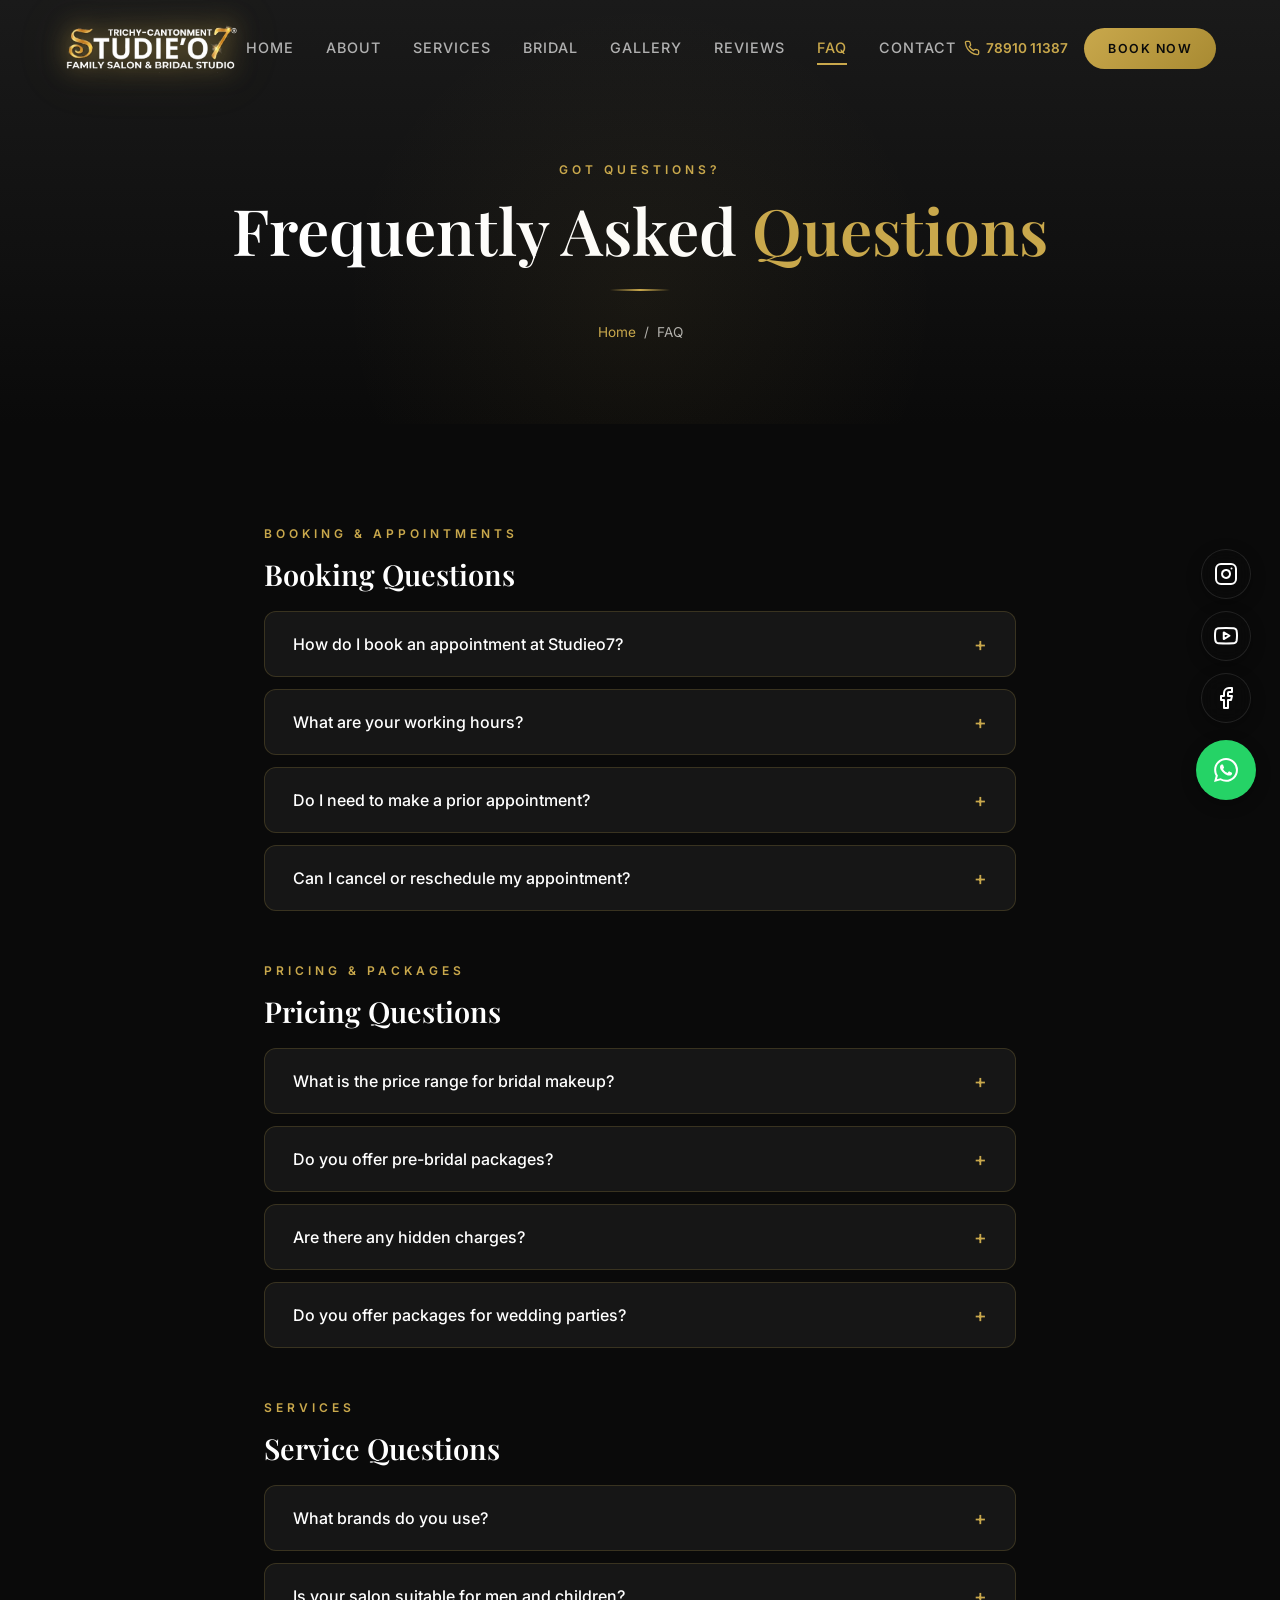
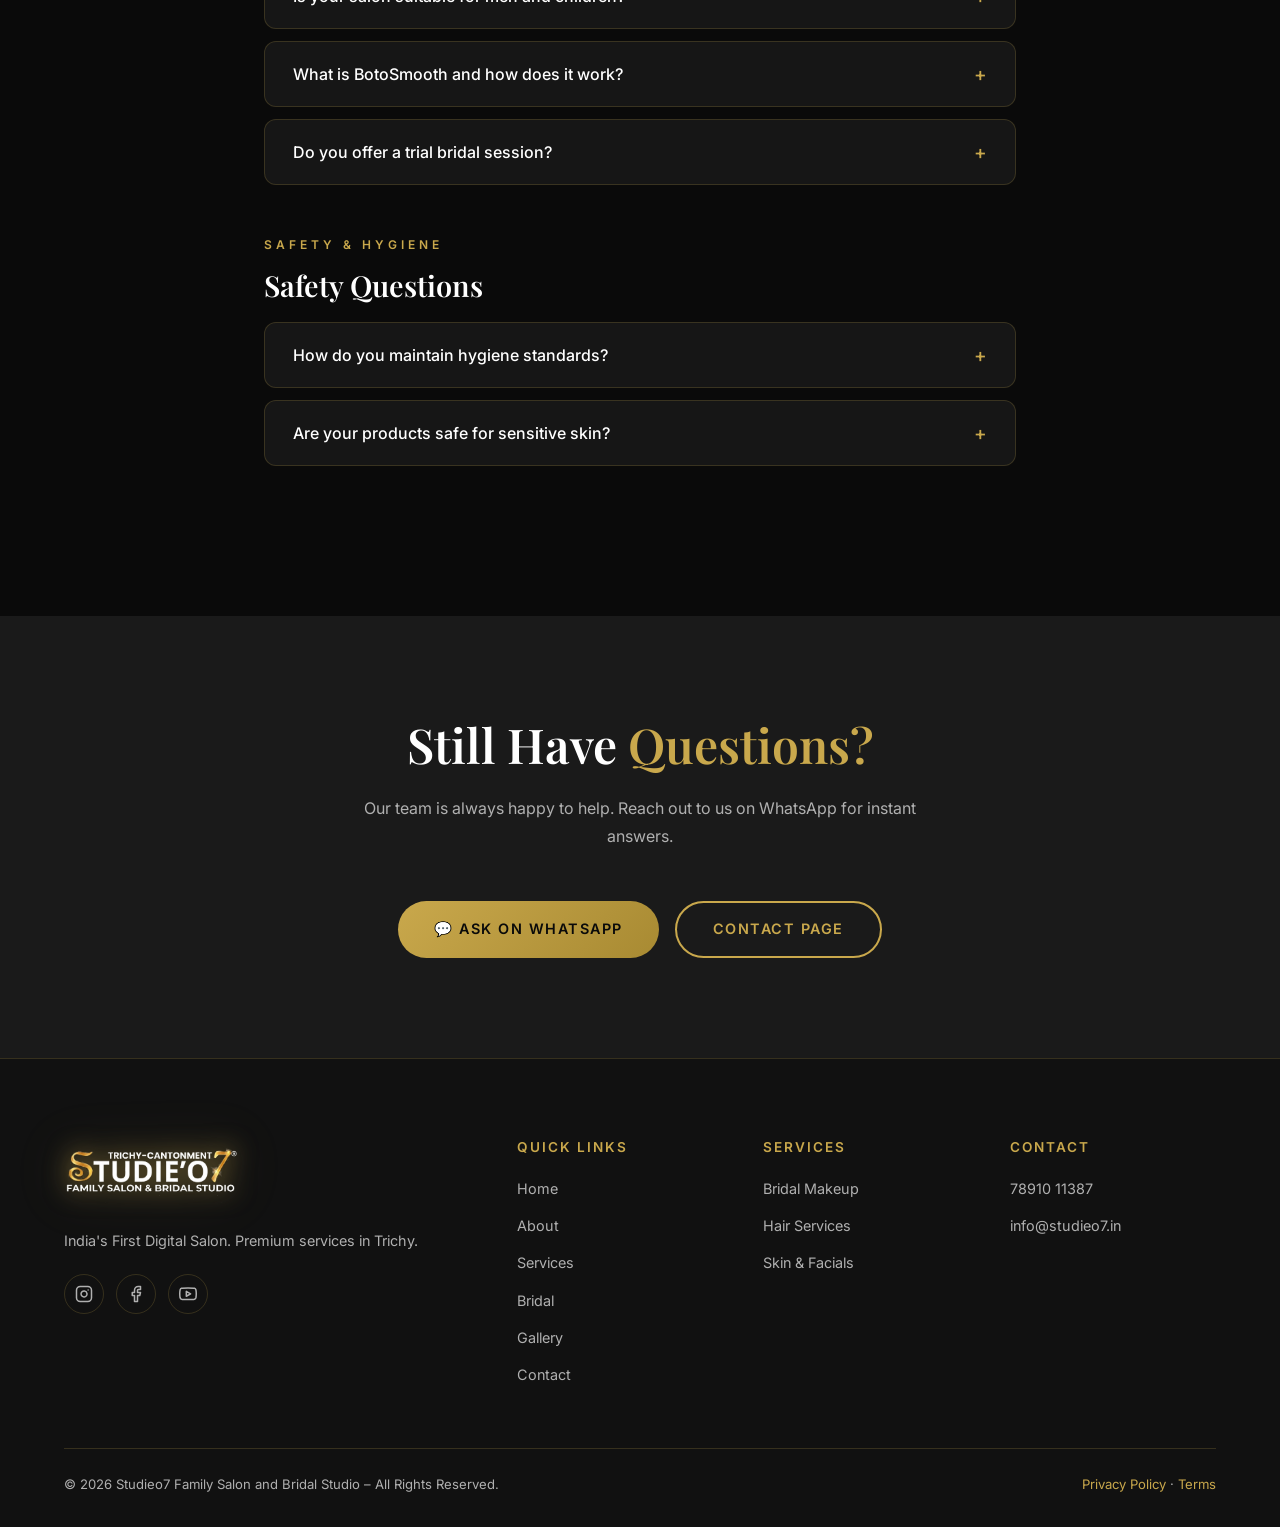
<file: faq.html>
<!DOCTYPE html>
<html lang="en">

<head>
    <meta charset="UTF-8">
    <meta name="viewport" content="width=device-width, initial-scale=1.0">
    <title>FAQ | Studieo7 Family Salon & Bridal Studio | Trichy</title>
    <meta name="description"
        content="Frequently asked questions about Studieo7 salon services, bridal packages, booking, pricing, and more. Get answers before you visit.">
    <link rel="stylesheet" href="styles.css">
</head>

<body>

    <header class="header" id="header">
        <div class="container">
            <a href="index.html" class="logo"><img src="images/logo.png"
                    alt="Studieo7 Family Salon &amp; Bridal Studio"></a>
            <nav class="nav-links" id="navLinks">
                <a href="index.html">Home</a><a href="about.html">About</a><a href="services.html">Services</a>
                <a href="bridal.html">Bridal</a><a href="gallery.html">Gallery</a>
                <a href="testimonials.html">Reviews</a><a href="faq.html" class="active">FAQ</a><a
                    href="contact.html">Contact</a>
            </nav>
            <div class="header-cta">
                <a href="tel:+917891011387" class="header-phone"><svg viewBox="0 0 24 24" fill="none"
                        stroke="currentColor" stroke-width="2">
                        <path
                            d="M22 16.92v3a2 2 0 01-2.18 2 19.79 19.79 0 01-8.63-3.07 19.5 19.5 0 01-6-6 19.79 19.79 0 01-3.07-8.67A2 2 0 014.11 2h3a2 2 0 012 1.72c.127.96.361 1.903.7 2.81a2 2 0 01-.45 2.11L8.09 9.91a16 16 0 006 6l1.27-1.27a2 2 0 012.11-.45c.907.339 1.85.573 2.81.7A2 2 0 0122 16.92z" />
                    </svg> 78910 11387</a>
                <a href="booking.html" class="btn btn-primary btn-shimmer"
                    style="padding:10px 24px;font-size:0.78rem;">Book Now</a>
            </div>
            <button class="hamburger" id="hamburger"
                aria-label="Toggle menu"><span></span><span></span><span></span></button>
        </div>
    </header>

    <section class="page-header">
        <div class="container">
            <span class="section-label">Got Questions?</span>
            <h1>Frequently Asked <span style="color:var(--gold);">Questions</span></h1>
            <div class="gold-divider"></div>
            <div class="breadcrumb"><a href="index.html">Home</a><span>/</span><span>FAQ</span></div>
        </div>
    </section>

    <!-- FAQ Section -->
    <section class="section">
        <div class="container" style="max-width:800px;">

            <!-- Booking -->
            <div class="reveal" style="margin-bottom:50px;">
                <span class="section-label">Booking & Appointments</span>
                <h3 style="margin-bottom:20px;">Booking Questions</h3>

                <div class="faq-item">
                    <button class="faq-question">How do I book an appointment at Studieo7? <span
                            class="faq-icon">+</span></button>
                    <div class="faq-answer">
                        <div class="faq-answer-inner">You can book an appointment through WhatsApp at 78910 11387, call
                            us directly, or use the booking form on our website. We recommend booking at least 2-3 days
                            in advance for regular services and 2-4 weeks ahead for bridal packages.</div>
                    </div>
                </div>

                <div class="faq-item">
                    <button class="faq-question">What are your working hours? <span class="faq-icon">+</span></button>
                    <div class="faq-answer">
                        <div class="faq-answer-inner">We are open from 10:00 AM to 8:00 PM, seven days a week. For
                            bridal services, we can accommodate early morning appointments starting from 5:00 AM on
                            wedding days.</div>
                    </div>
                </div>

                <div class="faq-item">
                    <button class="faq-question">Do I need to make a prior appointment? <span
                            class="faq-icon">+</span></button>
                    <div class="faq-answer">
                        <div class="faq-answer-inner">While walk-ins are welcome for basic services like haircuts, we
                            highly recommend booking an appointment — especially for facials, hair treatments, and
                            bridal services — to avoid waiting and ensure dedicated time with your preferred stylist.
                        </div>
                    </div>
                </div>

                <div class="faq-item">
                    <button class="faq-question">Can I cancel or reschedule my appointment? <span
                            class="faq-icon">+</span></button>
                    <div class="faq-answer">
                        <div class="faq-answer-inner">Yes, you can cancel or reschedule your appointment by contacting
                            us on WhatsApp or phone at least 24 hours before your scheduled time. For bridal bookings,
                            please inform us at least one week in advance.</div>
                    </div>
                </div>
            </div>

            <!-- Pricing -->
            <div class="reveal" style="margin-bottom:50px;">
                <span class="section-label">Pricing & Packages</span>
                <h3 style="margin-bottom:20px;">Pricing Questions</h3>

                <div class="faq-item">
                    <button class="faq-question">What is the price range for bridal makeup? <span
                            class="faq-icon">+</span></button>
                    <div class="faq-answer">
                        <div class="faq-answer-inner">Our bridal packages start at ₹10,000 for Regular Makeup, ₹15,000
                            for HD Makeup, and ₹25,000 for Airbrush Makeup. Guest makeup starts at ₹5,000 per person.
                            All packages include hair do, saree draping, and jewelry setting.</div>
                    </div>
                </div>

                <div class="faq-item">
                    <button class="faq-question">Do you offer pre-bridal packages? <span
                            class="faq-icon">+</span></button>
                    <div class="faq-answer">
                        <div class="faq-answer-inner">Yes! We offer customized pre-bridal packages that include facials,
                            detan, skin preparation, hair treatments, and trial makeup sessions. These packages are
                            designed to ensure you look your absolute best on your big day. Starting from ₹8,000.</div>
                    </div>
                </div>

                <div class="faq-item">
                    <button class="faq-question">Are there any hidden charges? <span class="faq-icon">+</span></button>
                    <div class="faq-answer">
                        <div class="faq-answer-inner">No, we believe in transparent pricing. The prices shared during
                            consultation and on our website are final. Any additional services will be discussed and
                            agreed upon before proceeding.</div>
                    </div>
                </div>

                <div class="faq-item">
                    <button class="faq-question">Do you offer packages for wedding parties? <span
                            class="faq-icon">+</span></button>
                    <div class="faq-answer">
                        <div class="faq-answer-inner">Absolutely! We offer special rates for wedding party groups —
                            including bridesmaids, mother of the bride, and family members. Contact us on WhatsApp for a
                            customized group package quote.</div>
                    </div>
                </div>
            </div>

            <!-- Services -->
            <div class="reveal" style="margin-bottom:50px;">
                <span class="section-label">Services</span>
                <h3 style="margin-bottom:20px;">Service Questions</h3>

                <div class="faq-item">
                    <button class="faq-question">What brands do you use? <span class="faq-icon">+</span></button>
                    <div class="faq-answer">
                        <div class="faq-answer-inner">We exclusively use international premium brands including MAC,
                            NARS, Huda Beauty, L'Oréal, and Dior. We never compromise on quality — every product is
                            certified, skin-safe, and used by our trained professionals.</div>
                    </div>
                </div>

                <div class="faq-item">
                    <button class="faq-question">Is your salon suitable for men and children? <span
                            class="faq-icon">+</span></button>
                    <div class="faq-answer">
                        <div class="faq-answer-inner">Yes! Studieo7 is a complete family salon. We offer services for
                            men, women, and children including haircuts, grooming, facials, and styling — all in a
                            comfortable, premium environment.</div>
                    </div>
                </div>

                <div class="faq-item">
                    <button class="faq-question">What is BotoSmooth and how does it work? <span
                            class="faq-icon">+</span></button>
                    <div class="faq-answer">
                        <div class="faq-answer-inner">BotoSmooth is an advanced hair treatment that transforms frizzy,
                            unmanageable hair into glossy, smooth locks. It works by deeply nourishing the hair fibers
                            with proteins and bonds, providing long-lasting results. Results are visible from the first
                            session.</div>
                    </div>
                </div>

                <div class="faq-item">
                    <button class="faq-question">Do you offer a trial bridal session? <span
                            class="faq-icon">+</span></button>
                    <div class="faq-answer">
                        <div class="faq-answer-inner">Yes, trial sessions are included in our HD and Airbrush packages.
                            For Regular packages, trial sessions can be arranged at an additional cost. We strongly
                            recommend a trial session to finalize your look before the big day.</div>
                    </div>
                </div>
            </div>

            <!-- Products & Safety -->
            <div class="reveal" style="margin-bottom:50px;">
                <span class="section-label">Safety & Hygiene</span>
                <h3 style="margin-bottom:20px;">Safety Questions</h3>

                <div class="faq-item">
                    <button class="faq-question">How do you maintain hygiene standards? <span
                            class="faq-icon">+</span></button>
                    <div class="faq-answer">
                        <div class="faq-answer-inner">Hygiene is our top priority. All tools are sanitized and
                            sterilized after each use. We use disposable accessories where applicable, and our salon
                            undergoes daily deep cleaning. Our premium environment is designed to meet international
                            hygiene standards.</div>
                    </div>
                </div>

                <div class="faq-item">
                    <button class="faq-question">Are your products safe for sensitive skin? <span
                            class="faq-icon">+</span></button>
                    <div class="faq-answer">
                        <div class="faq-answer-inner">Yes, we use dermatologically tested, certified products from
                            trusted international brands. Please inform your stylist about any allergies or
                            sensitivities before your service, and we'll customize the products accordingly.</div>
                    </div>
                </div>
            </div>

        </div>
    </section>

    <!-- Still Have Questions -->
    <section class="section section-dark text-center">
        <div class="container reveal">
            <h2 class="section-title">Still Have <span>Questions?</span></h2>
            <p class="section-subtitle">Our team is always happy to help. Reach out to us on WhatsApp for instant
                answers.</p>
            <div style="display:flex; gap:16px; justify-content:center; flex-wrap:wrap;">
                <a href="https://wa.me/917891011387?text=Hi%20Studieo7!%20I%20have%20a%20question%20about%20your%20services."
                    target="_blank" class="btn btn-whatsapp btn-shimmer">💬 Ask on WhatsApp</a>
                <a href="contact.html" class="btn btn-secondary">Contact Page</a>
            </div>
        </div>
    </section>

    <footer class="footer">
        <div class="container">
            <div class="footer-grid">
                <div class="footer-brand"><a href="index.html" class="logo"><img src="images/logo.png"
                            alt="Studieo7 Family Salon &amp; Bridal Studio"></a>
                    <p>India's First Digital Salon. Premium services in Trichy.</p>
                    <div class="footer-social">
                        <a href="https://www.instagram.com/studieo7_trichy/" target="_blank" class="social-icon">
                            <svg viewBox="0 0 24 24" fill="none" stroke="currentColor" stroke-width="2"
                                stroke-linecap="round" stroke-linejoin="round">
                                <rect x="2" y="2" width="20" height="20" rx="5" ry="5"></rect>
                                <path d="M16 11.37A4 4 0 1 1 12.63 8 4 4 0 0 1 16 11.37z"></path>
                                <line x1="17.5" y1="6.5" x2="17.51" y2="6.5"></line>
                            </svg>
                        </a>
                        <a href="https://www.facebook.com/studieo7" target="_blank" class="social-icon">
                            <svg viewBox="0 0 24 24" fill="none" stroke="currentColor" stroke-width="2"
                                stroke-linecap="round" stroke-linejoin="round">
                                <path d="M18 2h-3a5 5 0 0 0-5 5v3H7v4h3v8h4v-8h3l1-4h-4V7a1 1 0 0 1 1-1h3z"></path>
                            </svg>
                        </a>
                        <a href="https://www.youtube.com/channel/UCle0jqQdTvtz8UsgdxM7Ddg" target="_blank"
                            class="social-icon">
                            <svg viewBox="0 0 24 24" fill="none" stroke="currentColor" stroke-width="2"
                                stroke-linecap="round" stroke-linejoin="round">
                                <path
                                    d="M22.54 6.42a2.78 2.78 0 0 0-1.94-2C18.88 4 12 4 12 4s-6.88 0-8.6.42a2.78 2.78 0 0 0-1.94 2A29 29 0 0 0 1 11.75a29 29 0 0 0 .46 5.33A2.78 2.78 0 0 0 3.4 19c1.72.42 8.6.42 8.6.42s6.88 0 8.6-.42a2.78 2.78 0 0 0 1.94-2 29 29 0 0 0 .46-5.33 29 29 0 0 0-.46-5.33z">
                                </path>
                                <polygon points="9.75 15.02 15.5 11.75 9.75 8.48 9.75 15.02"></polygon>
                            </svg>
                        </a>
                    </div>
                </div>
                <div>
                    <h4>Quick Links</h4>
                    <ul class="footer-links">
                        <li><a href="index.html">Home</a></li>
                        <li><a href="about.html">About</a></li>
                        <li><a href="services.html">Services</a></li>
                        <li><a href="bridal.html">Bridal</a></li>
                        <li><a href="gallery.html">Gallery</a></li>
                        <li><a href="contact.html">Contact</a></li>
                    </ul>
                </div>
                <div>
                    <h4>Services</h4>
                    <ul class="footer-links">
                        <li><a href="bridal.html">Bridal Makeup</a></li>
                        <li><a href="services.html">Hair Services</a></li>
                        <li><a href="services.html">Skin & Facials</a></li>
                    </ul>
                </div>
                <div>
                    <h4>Contact</h4>
                    <ul class="footer-links">
                        <li><a href="tel:+917891011387">78910 11387</a></li>
                        <li><a href="mailto:info@studieo7.in">info@studieo7.in</a></li>
                    </ul>
                </div>
            </div>
            <div class="footer-bottom">
                <p>© 2026 Studieo7 Family Salon and Bridal Studio – All Rights Reserved.</p>
                <p><a href="#">Privacy Policy</a> · <a href="#">Terms</a></p>
            </div>
        </div>
    </footer>

    <!-- Floating Social Media Stack -->
    <div class="social-float-stack">
        <a href="https://www.instagram.com/studieo7_trichy" target="_blank" class="social-float instagram"
            aria-label="Instagram">
            <svg viewBox="0 0 24 24" fill="none" stroke="currentColor" stroke-width="2" stroke-linecap="round"
                stroke-linejoin="round">
                <rect x="2" y="2" width="20" height="20" rx="5" ry="5"></rect>
                <path d="M16 11.37A4 4 0 1 1 12.63 8 4 4 0 0 1 16 11.37z"></path>
                <line x1="17.5" y1="6.5" x2="17.51" y2="6.5"></line>
            </svg>
        </a>
        <a href="https://www.youtube.com/@studieo7trichy" target="_blank" class="social-float youtube"
            aria-label="YouTube">
            <svg viewBox="0 0 24 24" fill="none" stroke="currentColor" stroke-width="2" stroke-linecap="round"
                stroke-linejoin="round">
                <path
                    d="M22.54 6.42a2.78 2.78 0 0 0-1.94-2C18.88 4 12 4 12 4s-6.88 0-8.6.42a2.78 2.78 0 0 0-1.94 2A29 29 0 0 0 1 11.75a29 29 0 0 0 .46 5.33A2.78 2.78 0 0 0 3.4 19c1.72.42 8.6.42 8.6.42s6.88 0 8.6-.42a2.78 2.78 0 0 0 1.94-2 29 29 0 0 0 .46-5.33 29 29 0 0 0-.46-5.33z">
                </path>
                <polygon points="9.75 15.02 15.5 11.75 9.75 8.48 9.75 15.02"></polygon>
            </svg>
        </a>
        <a href="https://www.facebook.com/studieo7trichy" target="_blank" class="social-float facebook"
            aria-label="Facebook">
            <svg viewBox="0 0 24 24" fill="none" stroke="currentColor" stroke-width="2" stroke-linecap="round"
                stroke-linejoin="round">
                <path d="M18 2h-3a5 5 0 0 0-5 5v3H7v4h3v8h4v-8h3l1-4h-4V7a1 1 0 0 1 1-1h3z"></path>
            </svg>
        </a>
        <a href="https://wa.me/917891011387?text=Hi%20Studieo7!%20I%20would%20like%20to%20book%20an%20appointment."
            target="_blank" class="social-float whatsapp" aria-label="WhatsApp">
            <svg viewBox="0 0 24 24" fill="currentColor">
                <path
                    d="M17.472 14.382c-.297-.149-1.758-.867-2.03-.967-.273-.099-.471-.148-.67.15-.197.297-.767.966-.94 1.164-.173.199-.347.223-.644.075-.297-.15-1.255-.463-2.39-1.475-.883-.788-1.48-1.761-1.653-2.059-.173-.297-.018-.458.13-.606.134-.133.298-.347.446-.52.149-.174.198-.298.298-.497.099-.198.05-.371-.025-.52-.075-.149-.669-1.612-.916-2.207-.242-.579-.487-.5-.669-.51-.173-.008-.371-.01-.57-.01-.198 0-.52.074-.792.372-.272.297-1.04 1.016-1.04 2.479 0 1.462 1.065 2.875 1.213 3.074.149.198 2.096 3.2 5.077 4.487.709.306 1.262.489 1.694.625.712.227 1.36.195 1.871.118.571-.085 1.758-.719 2.006-1.413.248-.694.248-1.289.173-1.413-.074-.124-.272-.198-.57-.347m-5.421 7.403h-.004a9.87 9.87 0 01-5.031-1.378l-.361-.214-3.741.982.998-3.648-.235-.374a9.86 9.86 0 01-1.51-5.26c.001-5.45 4.436-9.884 9.888-9.884 2.64 0 5.122 1.03 6.988 2.898a9.825 9.825 0 012.893 6.994c-.003 5.45-4.437 9.884-9.885 9.884m8.413-18.297A11.815 11.815 0 0012.05 0C5.495 0 .16 5.335.157 11.892c0 2.096.547 4.142 1.588 5.945L.057 24l6.305-1.654a11.882 11.882 0 005.683 1.448h.005c6.554 0 11.89-5.335 11.893-11.893a11.821 11.821 0 00-3.48-8.413z" />
            </svg>
        </a>
    </div>
    <div class="mobile-bottom-bar">
        <div class="bar-inner"><a href="tel:+917891011387" class="btn btn-secondary"
                style="border-color:var(--gold);">📞 Call</a><a href="https://wa.me/917891011387" target="_blank"
                class="btn btn-whatsapp">💬 WhatsApp</a><a href="booking.html" class="btn btn-primary">Book Now</a>
        </div>
    </div>

    <script src="main.js"></script>
</body>

</html>
</file>
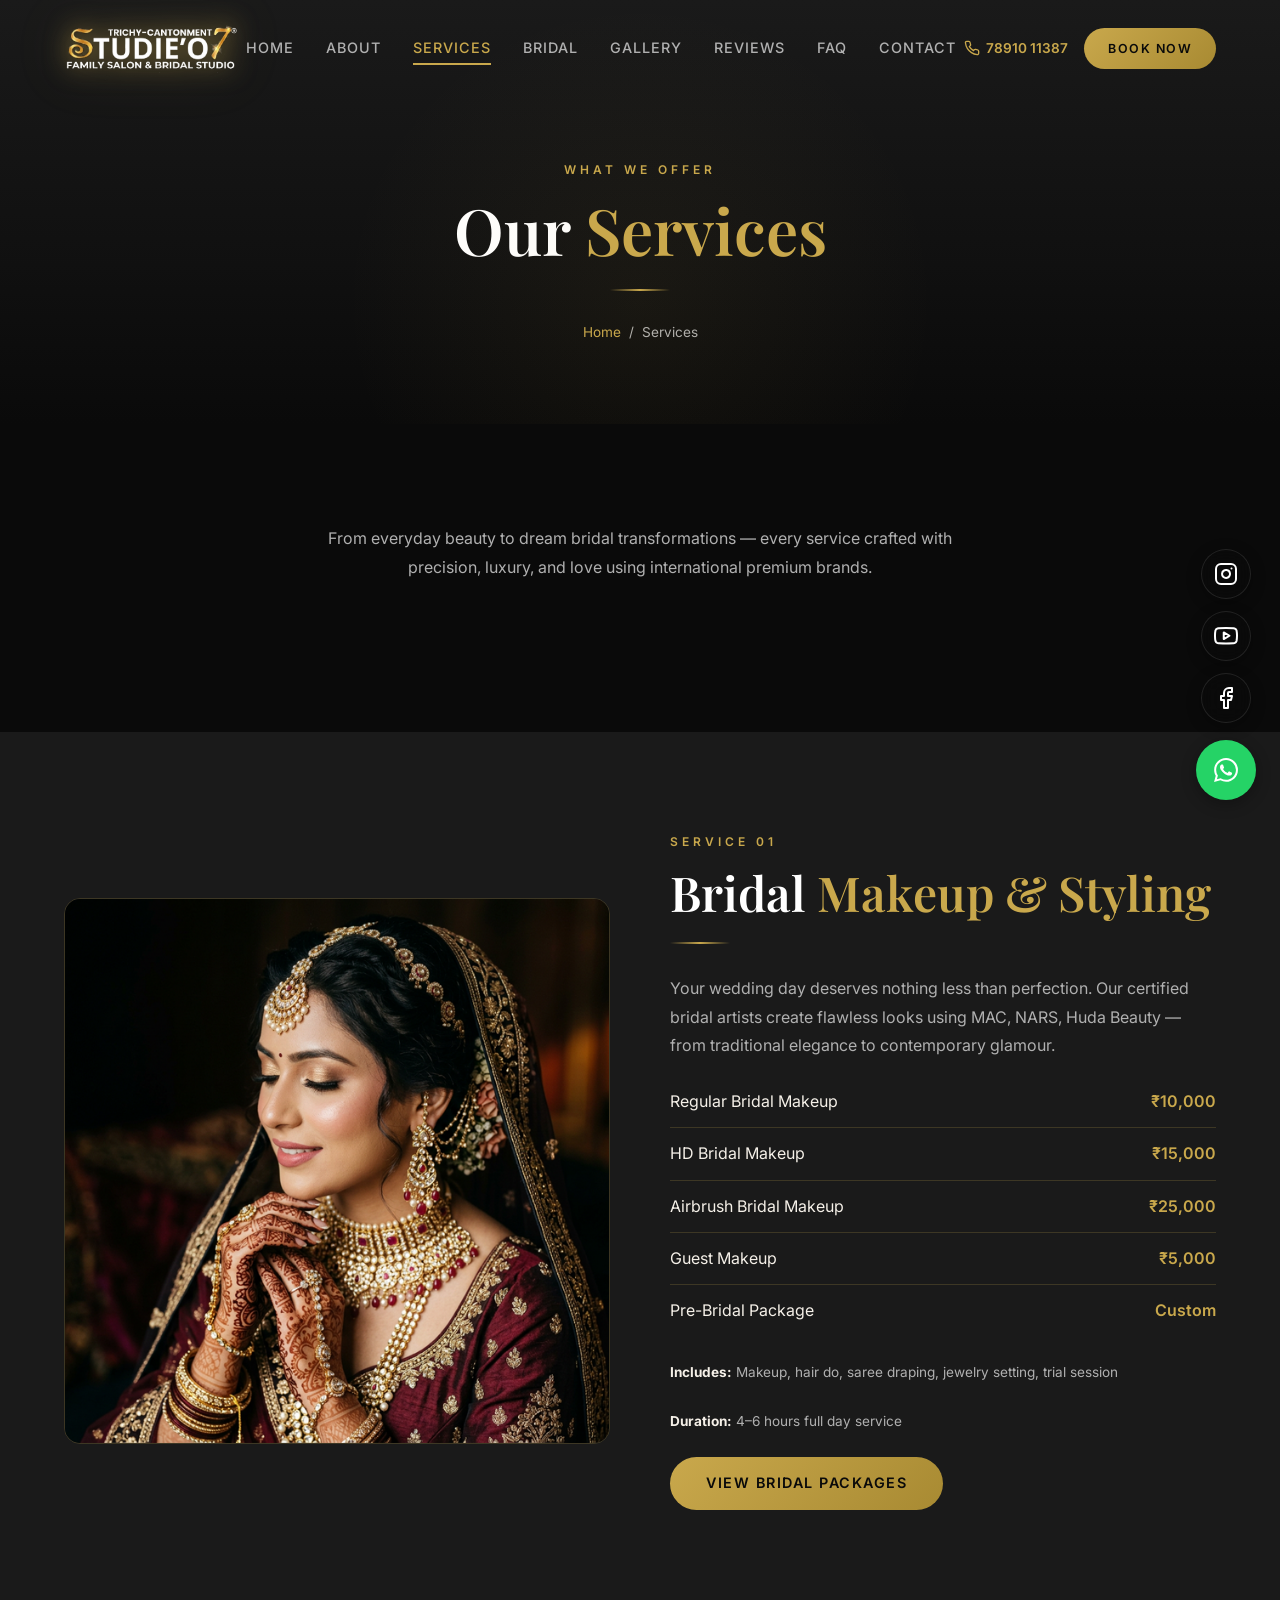
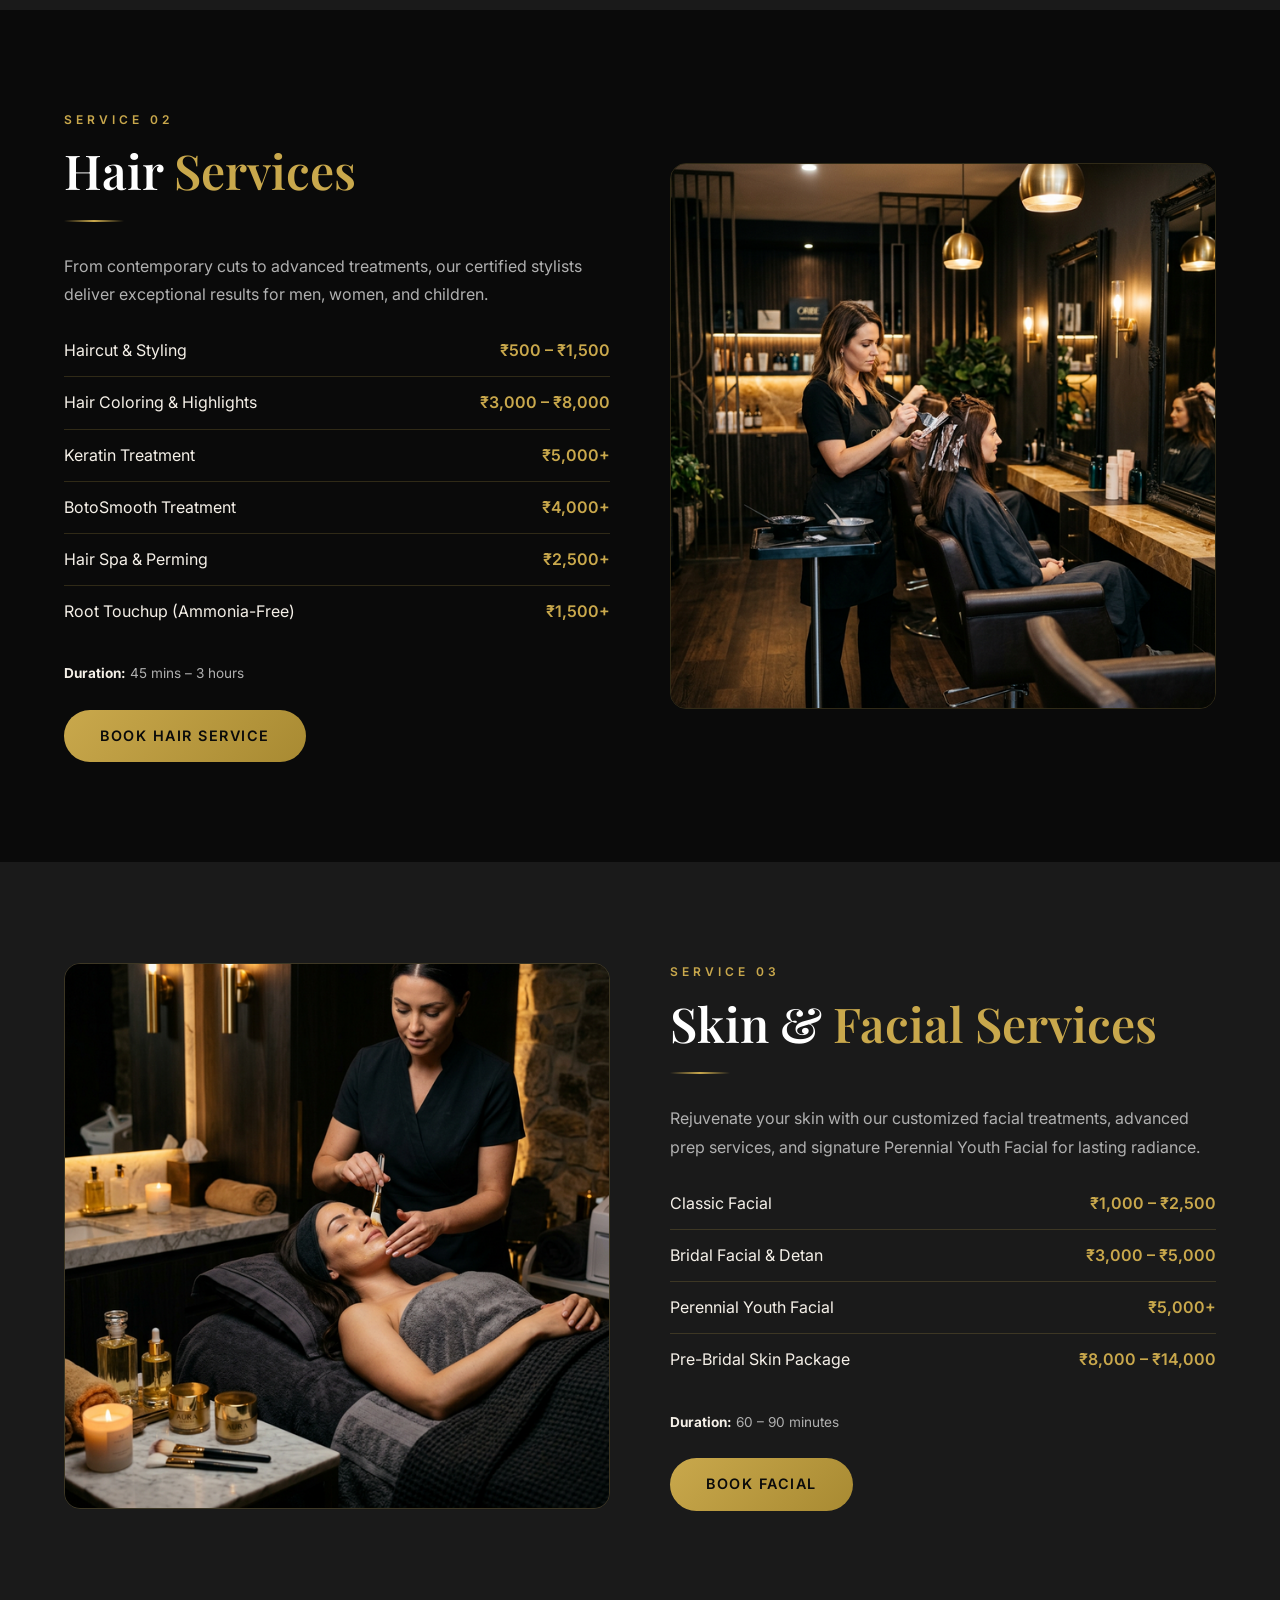
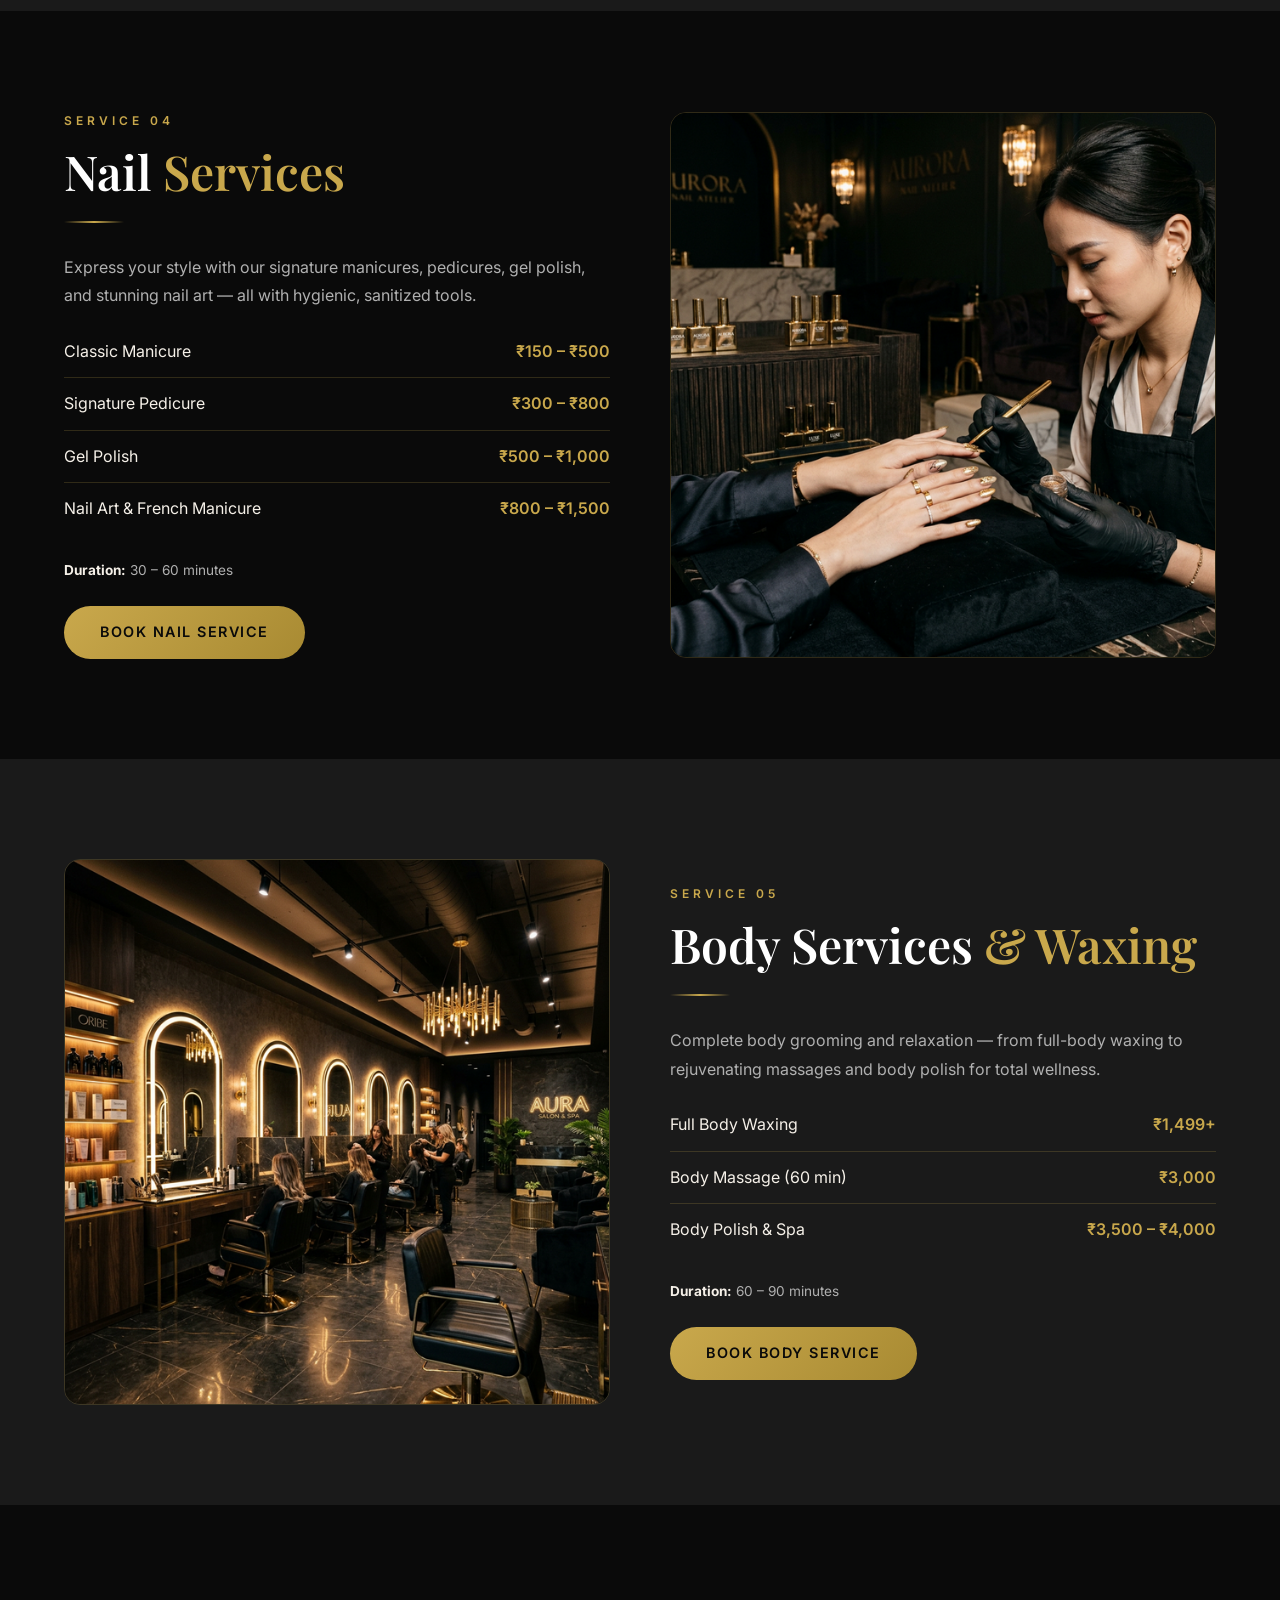
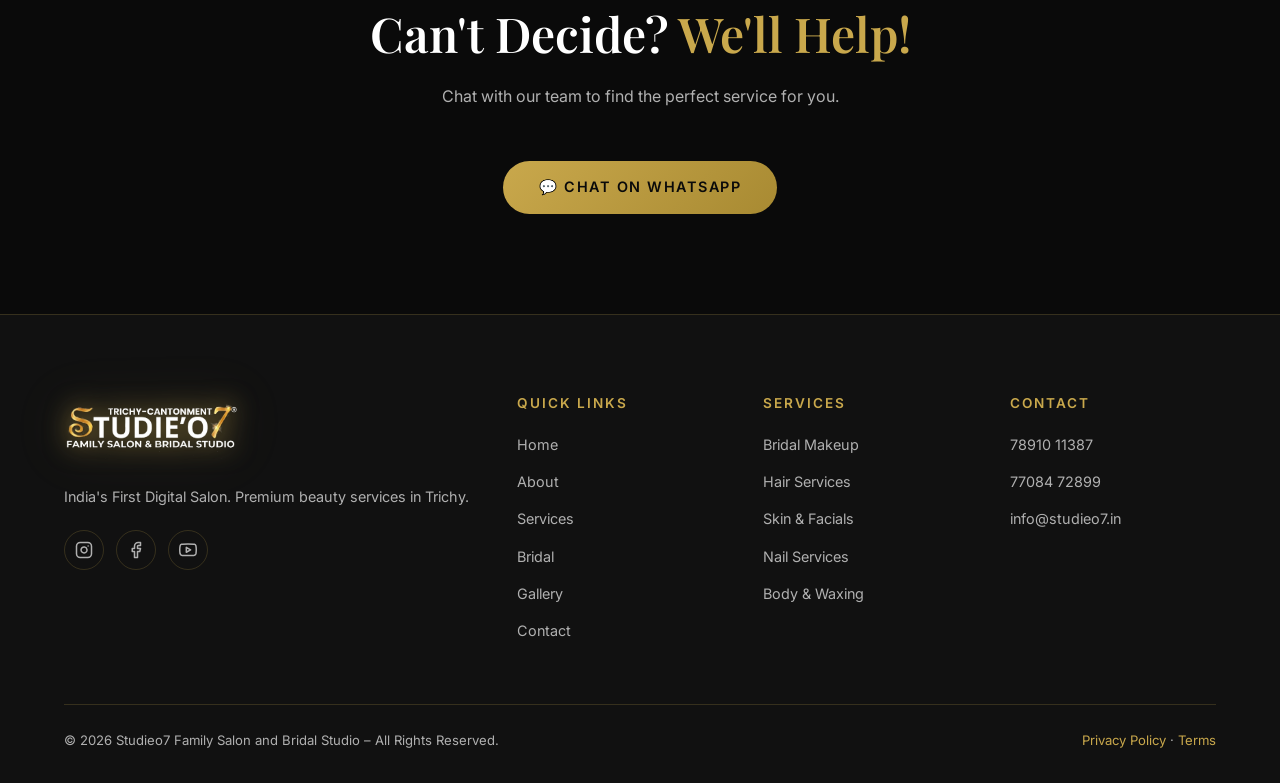
<file: services.html>
<!DOCTYPE html>
<html lang="en">

<head>
    <meta charset="UTF-8">
    <meta name="viewport" content="width=device-width, initial-scale=1.0">
    <title>Premium Services | Studieo7 Family Salon & Bridal Studio | Trichy</title>
    <meta name="description"
        content="Explore Studieo7's premium beauty services — Bridal Makeup, Hair Styling, Facials, Nail Art, Body Spa & Waxing. International brands. Book now in Trichy.">
    <meta name="keywords"
        content="Salon Services Trichy, Hair Coloring Trichy, Facial Treatment Trichy, Keratin Treatment Trichy, Nail Art Trichy">
    <link rel="stylesheet" href="styles.css">
</head>

<body>

    <!-- Header -->
    <header class="header" id="header">
        <div class="container">
            <a href="index.html" class="logo"><img src="images/logo.png"
                    alt="Studieo7 Family Salon &amp; Bridal Studio"></a>
            <nav class="nav-links" id="navLinks">
                <a href="index.html">Home</a>
                <a href="about.html">About</a>
                <a href="services.html" class="active">Services</a>
                <a href="bridal.html">Bridal</a>
                <a href="gallery.html">Gallery</a>
                <a href="testimonials.html">Reviews</a>
                <a href="faq.html">FAQ</a>
                <a href="contact.html">Contact</a>
            </nav>
            <div class="header-cta">
                <a href="tel:+917891011387" class="header-phone"><svg viewBox="0 0 24 24" fill="none"
                        stroke="currentColor" stroke-width="2">
                        <path
                            d="M22 16.92v3a2 2 0 01-2.18 2 19.79 19.79 0 01-8.63-3.07 19.5 19.5 0 01-6-6 19.79 19.79 0 01-3.07-8.67A2 2 0 014.11 2h3a2 2 0 012 1.72c.127.96.361 1.903.7 2.81a2 2 0 01-.45 2.11L8.09 9.91a16 16 0 006 6l1.27-1.27a2 2 0 012.11-.45c.907.339 1.85.573 2.81.7A2 2 0 0122 16.92z" />
                    </svg> 78910 11387</a>
                <a href="booking.html" class="btn btn-primary btn-shimmer"
                    style="padding:10px 24px;font-size:0.78rem;">Book Now</a>
            </div>
            <button class="hamburger" id="hamburger"
                aria-label="Toggle menu"><span></span><span></span><span></span></button>
        </div>
    </header>

    <!-- Page Header -->
    <section class="page-header">
        <div class="container">
            <span class="section-label">What We Offer</span>
            <h1>Our <span style="color:var(--gold);">Services</span></h1>
            <div class="gold-divider"></div>
            <div class="breadcrumb"><a href="index.html">Home</a><span>/</span><span>Services</span></div>
        </div>
    </section>

    <!-- Services Introduction -->
    <section class="section">
        <div class="container text-center">
            <p class="section-subtitle reveal" style="max-width:700px;">From everyday beauty to dream bridal
                transformations — every service crafted with precision, luxury, and love using international premium
                brands.</p>
        </div>
    </section>

    <!-- Service 1: Bridal Makeup -->
    <section class="section section-dark" id="bridal-makeup">
        <div class="container">
            <div class="grid grid-2" style="align-items:center; gap:60px;">
                <div class="reveal-left">
                    <img src="images/bridal-makeup.png" alt="Bridal Makeup Services"
                        style="border-radius:16px; border:1px solid var(--glass-border);">
                </div>
                <div class="reveal-right">
                    <span class="section-label">Service 01</span>
                    <h2 class="section-title">Bridal <span>Makeup & Styling</span></h2>
                    <div class="gold-divider" style="margin-left:0;"></div>
                    <p style="margin-bottom:16px;">Your wedding day deserves nothing less than perfection. Our certified
                        bridal artists create flawless looks using MAC, NARS, Huda Beauty — from traditional elegance to
                        contemporary glamour.</p>
                    <div style="margin-bottom:24px;">
                        <div
                            style="display:flex; justify-content:space-between; padding:12px 0; border-bottom:1px solid var(--glass-border);">
                            <span style="color:var(--ivory);">Regular Bridal Makeup</span>
                            <span style="color:var(--gold); font-weight:600;">₹10,000</span>
                        </div>
                        <div
                            style="display:flex; justify-content:space-between; padding:12px 0; border-bottom:1px solid var(--glass-border);">
                            <span style="color:var(--ivory);">HD Bridal Makeup</span>
                            <span style="color:var(--gold); font-weight:600;">₹15,000</span>
                        </div>
                        <div
                            style="display:flex; justify-content:space-between; padding:12px 0; border-bottom:1px solid var(--glass-border);">
                            <span style="color:var(--ivory);">Airbrush Bridal Makeup</span>
                            <span style="color:var(--gold); font-weight:600;">₹25,000</span>
                        </div>
                        <div
                            style="display:flex; justify-content:space-between; padding:12px 0; border-bottom:1px solid var(--glass-border);">
                            <span style="color:var(--ivory);">Guest Makeup</span>
                            <span style="color:var(--gold); font-weight:600;">₹5,000</span>
                        </div>
                        <div style="display:flex; justify-content:space-between; padding:12px 0;">
                            <span style="color:var(--ivory);">Pre-Bridal Package</span>
                            <span style="color:var(--gold); font-weight:600;">Custom</span>
                        </div>
                    </div>
                    <p style="font-size:0.85rem; margin-bottom:24px;"><strong
                            style="color:var(--ivory);">Includes:</strong> Makeup, hair do, saree draping, jewelry
                        setting, trial session</p>
                    <p style="font-size:0.85rem; margin-bottom:24px;"><strong
                            style="color:var(--ivory);">Duration:</strong> 4–6 hours full day service</p>
                    <a href="bridal.html" class="btn btn-primary btn-shimmer">View Bridal Packages</a>
                </div>
            </div>
        </div>
    </section>

    <!-- Service 2: Hair Services -->
    <section class="section" id="hair-services">
        <div class="container">
            <div class="grid grid-2" style="align-items:center; gap:60px;">
                <div class="reveal-left" style="order:2;">
                    <img src="images/hair-services.png" alt="Hair Services"
                        style="border-radius:16px; border:1px solid var(--glass-border);">
                </div>
                <div class="reveal-right" style="order:1;">
                    <span class="section-label">Service 02</span>
                    <h2 class="section-title">Hair <span>Services</span></h2>
                    <div class="gold-divider" style="margin-left:0;"></div>
                    <p style="margin-bottom:16px;">From contemporary cuts to advanced treatments, our certified stylists
                        deliver exceptional results for men, women, and children.</p>
                    <div style="margin-bottom:24px;">
                        <div
                            style="display:flex; justify-content:space-between; padding:12px 0; border-bottom:1px solid var(--glass-border);">
                            <span style="color:var(--ivory);">Haircut & Styling</span>
                            <span style="color:var(--gold); font-weight:600;">₹500 – ₹1,500</span>
                        </div>
                        <div
                            style="display:flex; justify-content:space-between; padding:12px 0; border-bottom:1px solid var(--glass-border);">
                            <span style="color:var(--ivory);">Hair Coloring & Highlights</span>
                            <span style="color:var(--gold); font-weight:600;">₹3,000 – ₹8,000</span>
                        </div>
                        <div
                            style="display:flex; justify-content:space-between; padding:12px 0; border-bottom:1px solid var(--glass-border);">
                            <span style="color:var(--ivory);">Keratin Treatment</span>
                            <span style="color:var(--gold); font-weight:600;">₹5,000+</span>
                        </div>
                        <div
                            style="display:flex; justify-content:space-between; padding:12px 0; border-bottom:1px solid var(--glass-border);">
                            <span style="color:var(--ivory);">BotoSmooth Treatment</span>
                            <span style="color:var(--gold); font-weight:600;">₹4,000+</span>
                        </div>
                        <div
                            style="display:flex; justify-content:space-between; padding:12px 0; border-bottom:1px solid var(--glass-border);">
                            <span style="color:var(--ivory);">Hair Spa & Perming</span>
                            <span style="color:var(--gold); font-weight:600;">₹2,500+</span>
                        </div>
                        <div style="display:flex; justify-content:space-between; padding:12px 0;">
                            <span style="color:var(--ivory);">Root Touchup (Ammonia-Free)</span>
                            <span style="color:var(--gold); font-weight:600;">₹1,500+</span>
                        </div>
                    </div>
                    <p style="font-size:0.85rem; margin-bottom:24px;"><strong
                            style="color:var(--ivory);">Duration:</strong> 45 mins – 3 hours</p>
                    <a href="booking.html" class="btn btn-primary btn-shimmer">Book Hair Service</a>
                </div>
            </div>
        </div>
    </section>

    <!-- Service 3: Skin & Facial -->
    <section class="section section-dark" id="skin-facial">
        <div class="container">
            <div class="grid grid-2" style="align-items:center; gap:60px;">
                <div class="reveal-left">
                    <img src="images/skin-facial.png" alt="Skin & Facial Services"
                        style="border-radius:16px; border:1px solid var(--glass-border);">
                </div>
                <div class="reveal-right">
                    <span class="section-label">Service 03</span>
                    <h2 class="section-title">Skin & <span>Facial Services</span></h2>
                    <div class="gold-divider" style="margin-left:0;"></div>
                    <p style="margin-bottom:16px;">Rejuvenate your skin with our customized facial treatments, advanced
                        prep services, and signature Perennial Youth Facial for lasting radiance.</p>
                    <div style="margin-bottom:24px;">
                        <div
                            style="display:flex; justify-content:space-between; padding:12px 0; border-bottom:1px solid var(--glass-border);">
                            <span style="color:var(--ivory);">Classic Facial</span>
                            <span style="color:var(--gold); font-weight:600;">₹1,000 – ₹2,500</span>
                        </div>
                        <div
                            style="display:flex; justify-content:space-between; padding:12px 0; border-bottom:1px solid var(--glass-border);">
                            <span style="color:var(--ivory);">Bridal Facial & Detan</span>
                            <span style="color:var(--gold); font-weight:600;">₹3,000 – ₹5,000</span>
                        </div>
                        <div
                            style="display:flex; justify-content:space-between; padding:12px 0; border-bottom:1px solid var(--glass-border);">
                            <span style="color:var(--ivory);">Perennial Youth Facial</span>
                            <span style="color:var(--gold); font-weight:600;">₹5,000+</span>
                        </div>
                        <div style="display:flex; justify-content:space-between; padding:12px 0;">
                            <span style="color:var(--ivory);">Pre-Bridal Skin Package</span>
                            <span style="color:var(--gold); font-weight:600;">₹8,000 – ₹14,000</span>
                        </div>
                    </div>
                    <p style="font-size:0.85rem; margin-bottom:24px;"><strong
                            style="color:var(--ivory);">Duration:</strong> 60 – 90 minutes</p>
                    <a href="booking.html" class="btn btn-primary btn-shimmer">Book Facial</a>
                </div>
            </div>
        </div>
    </section>

    <!-- Service 4: Nail Services -->
    <section class="section" id="nail-services">
        <div class="container">
            <div class="grid grid-2" style="align-items:center; gap:60px;">
                <div class="reveal-left" style="order:2;">
                    <img src="images/nail-services.png" alt="Nail Services"
                        style="border-radius:16px; border:1px solid var(--glass-border);">
                </div>
                <div class="reveal-right" style="order:1;">
                    <span class="section-label">Service 04</span>
                    <h2 class="section-title">Nail <span>Services</span></h2>
                    <div class="gold-divider" style="margin-left:0;"></div>
                    <p style="margin-bottom:16px;">Express your style with our signature manicures, pedicures, gel
                        polish, and stunning nail art — all with hygienic, sanitized tools.</p>
                    <div style="margin-bottom:24px;">
                        <div
                            style="display:flex; justify-content:space-between; padding:12px 0; border-bottom:1px solid var(--glass-border);">
                            <span style="color:var(--ivory);">Classic Manicure</span>
                            <span style="color:var(--gold); font-weight:600;">₹150 – ₹500</span>
                        </div>
                        <div
                            style="display:flex; justify-content:space-between; padding:12px 0; border-bottom:1px solid var(--glass-border);">
                            <span style="color:var(--ivory);">Signature Pedicure</span>
                            <span style="color:var(--gold); font-weight:600;">₹300 – ₹800</span>
                        </div>
                        <div
                            style="display:flex; justify-content:space-between; padding:12px 0; border-bottom:1px solid var(--glass-border);">
                            <span style="color:var(--ivory);">Gel Polish</span>
                            <span style="color:var(--gold); font-weight:600;">₹500 – ₹1,000</span>
                        </div>
                        <div style="display:flex; justify-content:space-between; padding:12px 0;">
                            <span style="color:var(--ivory);">Nail Art & French Manicure</span>
                            <span style="color:var(--gold); font-weight:600;">₹800 – ₹1,500</span>
                        </div>
                    </div>
                    <p style="font-size:0.85rem; margin-bottom:24px;"><strong
                            style="color:var(--ivory);">Duration:</strong> 30 – 60 minutes</p>
                    <a href="booking.html" class="btn btn-primary btn-shimmer">Book Nail Service</a>
                </div>
            </div>
        </div>
    </section>

    <!-- Service 5: Body Services -->
    <section class="section section-dark" id="body-services">
        <div class="container">
            <div class="grid grid-2" style="align-items:center; gap:60px;">
                <div class="reveal-left">
                    <img src="images/salon-interior.png" alt="Body Services & Waxing"
                        style="border-radius:16px; border:1px solid var(--glass-border);">
                </div>
                <div class="reveal-right">
                    <span class="section-label">Service 05</span>
                    <h2 class="section-title">Body Services <span>& Waxing</span></h2>
                    <div class="gold-divider" style="margin-left:0;"></div>
                    <p style="margin-bottom:16px;">Complete body grooming and relaxation — from full-body waxing to
                        rejuvenating massages and body polish for total wellness.</p>
                    <div style="margin-bottom:24px;">
                        <div
                            style="display:flex; justify-content:space-between; padding:12px 0; border-bottom:1px solid var(--glass-border);">
                            <span style="color:var(--ivory);">Full Body Waxing</span>
                            <span style="color:var(--gold); font-weight:600;">₹1,499+</span>
                        </div>
                        <div
                            style="display:flex; justify-content:space-between; padding:12px 0; border-bottom:1px solid var(--glass-border);">
                            <span style="color:var(--ivory);">Body Massage (60 min)</span>
                            <span style="color:var(--gold); font-weight:600;">₹3,000</span>
                        </div>
                        <div style="display:flex; justify-content:space-between; padding:12px 0;">
                            <span style="color:var(--ivory);">Body Polish & Spa</span>
                            <span style="color:var(--gold); font-weight:600;">₹3,500 – ₹4,000</span>
                        </div>
                    </div>
                    <p style="font-size:0.85rem; margin-bottom:24px;"><strong
                            style="color:var(--ivory);">Duration:</strong> 60 – 90 minutes</p>
                    <a href="booking.html" class="btn btn-primary btn-shimmer">Book Body Service</a>
                </div>
            </div>
        </div>
    </section>

    <!-- CTA -->
    <section class="section text-center">
        <div class="container reveal">
            <h2 class="section-title">Can't Decide? <span>We'll Help!</span></h2>
            <p class="section-subtitle">Chat with our team to find the perfect service for you.</p>
            <a href="https://wa.me/917891011387?text=Hi%20Studieo7!%20I%20need%20help%20choosing%20a%20service."
                target="_blank" class="btn btn-whatsapp btn-shimmer">
                💬 Chat on WhatsApp
            </a>
        </div>
    </section>

    <!-- Footer -->
    <footer class="footer">
        <div class="container">
            <div class="footer-grid">
                <div class="footer-brand">
                    <a href="index.html" class="logo"><img src="images/logo.png"
                            alt="Studieo7 Family Salon &amp; Bridal Studio"></a>
                    <p>India's First Digital Salon. Premium beauty services in Trichy.</p>
                    <div class="footer-social">
                        <a href="https://www.instagram.com/studieo7_trichy/" target="_blank" class="social-icon">
                            <svg viewBox="0 0 24 24" fill="none" stroke="currentColor" stroke-width="2"
                                stroke-linecap="round" stroke-linejoin="round">
                                <rect x="2" y="2" width="20" height="20" rx="5" ry="5"></rect>
                                <path d="M16 11.37A4 4 0 1 1 12.63 8 4 4 0 0 1 16 11.37z"></path>
                                <line x1="17.5" y1="6.5" x2="17.51" y2="6.5"></line>
                            </svg>
                        </a>
                        <a href="https://www.facebook.com/studieo7" target="_blank" class="social-icon">
                            <svg viewBox="0 0 24 24" fill="none" stroke="currentColor" stroke-width="2"
                                stroke-linecap="round" stroke-linejoin="round">
                                <path d="M18 2h-3a5 5 0 0 0-5 5v3H7v4h3v8h4v-8h3l1-4h-4V7a1 1 0 0 1 1-1h3z"></path>
                            </svg>
                        </a>
                        <a href="https://www.youtube.com/channel/UCle0jqQdTvtz8UsgdxM7Ddg" target="_blank"
                            class="social-icon">
                            <svg viewBox="0 0 24 24" fill="none" stroke="currentColor" stroke-width="2"
                                stroke-linecap="round" stroke-linejoin="round">
                                <path
                                    d="M22.54 6.42a2.78 2.78 0 0 0-1.94-2C18.88 4 12 4 12 4s-6.88 0-8.6.42a2.78 2.78 0 0 0-1.94 2A29 29 0 0 0 1 11.75a29 29 0 0 0 .46 5.33A2.78 2.78 0 0 0 3.4 19c1.72.42 8.6.42 8.6.42s6.88 0 8.6-.42a2.78 2.78 0 0 0 1.94-2 29 29 0 0 0 .46-5.33 29 29 0 0 0-.46-5.33z">
                                </path>
                                <polygon points="9.75 15.02 15.5 11.75 9.75 8.48 9.75 15.02"></polygon>
                            </svg>
                        </a>
                    </div>
                </div>
                <div>
                    <h4>Quick Links</h4>
                    <ul class="footer-links">
                        <li><a href="index.html">Home</a></li>
                        <li><a href="about.html">About</a></li>
                        <li><a href="services.html">Services</a></li>
                        <li><a href="bridal.html">Bridal</a></li>
                        <li><a href="gallery.html">Gallery</a></li>
                        <li><a href="contact.html">Contact</a></li>
                    </ul>
                </div>
                <div>
                    <h4>Services</h4>
                    <ul class="footer-links">
                        <li><a href="bridal.html">Bridal Makeup</a></li>
                        <li><a href="#hair-services">Hair Services</a></li>
                        <li><a href="#skin-facial">Skin & Facials</a></li>
                        <li><a href="#nail-services">Nail Services</a></li>
                        <li><a href="#body-services">Body & Waxing</a></li>
                    </ul>
                </div>
                <div>
                    <h4>Contact</h4>
                    <ul class="footer-links">
                        <li><a href="tel:+917891011387">78910 11387</a></li>
                        <li><a href="tel:+917708472899">77084 72899</a></li>
                        <li><a href="mailto:info@studieo7.in">info@studieo7.in</a></li>
                    </ul>
                </div>
            </div>
            <div class="footer-bottom">
                <p>© 2026 Studieo7 Family Salon and Bridal Studio – All Rights Reserved.</p>
                <p><a href="#">Privacy Policy</a> · <a href="#">Terms</a></p>
            </div>
        </div>
    </footer>

    <!-- Floating Social Media Stack -->
    <div class="social-float-stack">
        <a href="https://www.instagram.com/studieo7_trichy" target="_blank" class="social-float instagram"
            aria-label="Instagram">
            <svg viewBox="0 0 24 24" fill="none" stroke="currentColor" stroke-width="2" stroke-linecap="round"
                stroke-linejoin="round">
                <rect x="2" y="2" width="20" height="20" rx="5" ry="5"></rect>
                <path d="M16 11.37A4 4 0 1 1 12.63 8 4 4 0 0 1 16 11.37z"></path>
                <line x1="17.5" y1="6.5" x2="17.51" y2="6.5"></line>
            </svg>
        </a>
        <a href="https://www.youtube.com/@studieo7trichy" target="_blank" class="social-float youtube"
            aria-label="YouTube">
            <svg viewBox="0 0 24 24" fill="none" stroke="currentColor" stroke-width="2" stroke-linecap="round"
                stroke-linejoin="round">
                <path
                    d="M22.54 6.42a2.78 2.78 0 0 0-1.94-2C18.88 4 12 4 12 4s-6.88 0-8.6.42a2.78 2.78 0 0 0-1.94 2A29 29 0 0 0 1 11.75a29 29 0 0 0 .46 5.33A2.78 2.78 0 0 0 3.4 19c1.72.42 8.6.42 8.6.42s6.88 0 8.6-.42a2.78 2.78 0 0 0 1.94-2 29 29 0 0 0 .46-5.33 29 29 0 0 0-.46-5.33z">
                </path>
                <polygon points="9.75 15.02 15.5 11.75 9.75 8.48 9.75 15.02"></polygon>
            </svg>
        </a>
        <a href="https://www.facebook.com/studieo7trichy" target="_blank" class="social-float facebook"
            aria-label="Facebook">
            <svg viewBox="0 0 24 24" fill="none" stroke="currentColor" stroke-width="2" stroke-linecap="round"
                stroke-linejoin="round">
                <path d="M18 2h-3a5 5 0 0 0-5 5v3H7v4h3v8h4v-8h3l1-4h-4V7a1 1 0 0 1 1-1h3z"></path>
            </svg>
        </a>
        <a href="https://wa.me/917891011387?text=Hi%20Studieo7!%20I%20would%20like%20to%20book%20an%20appointment."
            target="_blank" class="social-float whatsapp" aria-label="WhatsApp">
            <svg viewBox="0 0 24 24" fill="currentColor">
                <path
                    d="M17.472 14.382c-.297-.149-1.758-.867-2.03-.967-.273-.099-.471-.148-.67.15-.197.297-.767.966-.94 1.164-.173.199-.347.223-.644.075-.297-.15-1.255-.463-2.39-1.475-.883-.788-1.48-1.761-1.653-2.059-.173-.297-.018-.458.13-.606.134-.133.298-.347.446-.52.149-.174.198-.298.298-.497.099-.198.05-.371-.025-.52-.075-.149-.669-1.612-.916-2.207-.242-.579-.487-.5-.669-.51-.173-.008-.371-.01-.57-.01-.198 0-.52.074-.792.372-.272.297-1.04 1.016-1.04 2.479 0 1.462 1.065 2.875 1.213 3.074.149.198 2.096 3.2 5.077 4.487.709.306 1.262.489 1.694.625.712.227 1.36.195 1.871.118.571-.085 1.758-.719 2.006-1.413.248-.694.248-1.289.173-1.413-.074-.124-.272-.198-.57-.347m-5.421 7.403h-.004a9.87 9.87 0 01-5.031-1.378l-.361-.214-3.741.982.998-3.648-.235-.374a9.86 9.86 0 01-1.51-5.26c.001-5.45 4.436-9.884 9.888-9.884 2.64 0 5.122 1.03 6.988 2.898a9.825 9.825 0 012.893 6.994c-.003 5.45-4.437 9.884-9.885 9.884m8.413-18.297A11.815 11.815 0 0012.05 0C5.495 0 .16 5.335.157 11.892c0 2.096.547 4.142 1.588 5.945L.057 24l6.305-1.654a11.882 11.882 0 005.683 1.448h.005c6.554 0 11.89-5.335 11.893-11.893a11.821 11.821 0 00-3.48-8.413z" />
            </svg>
        </a>
    </div>

    <div class="mobile-bottom-bar">
        <div class="bar-inner"><a href="tel:+917891011387" class="btn btn-secondary"
                style="border-color:var(--gold);">📞 Call</a><a href="https://wa.me/917891011387" target="_blank"
                class="btn btn-whatsapp">💬 WhatsApp</a><a href="booking.html" class="btn btn-primary">Book Now</a>
        </div>
    </div>

    <script src="main.js"></script>
</body>

</html>
</file>
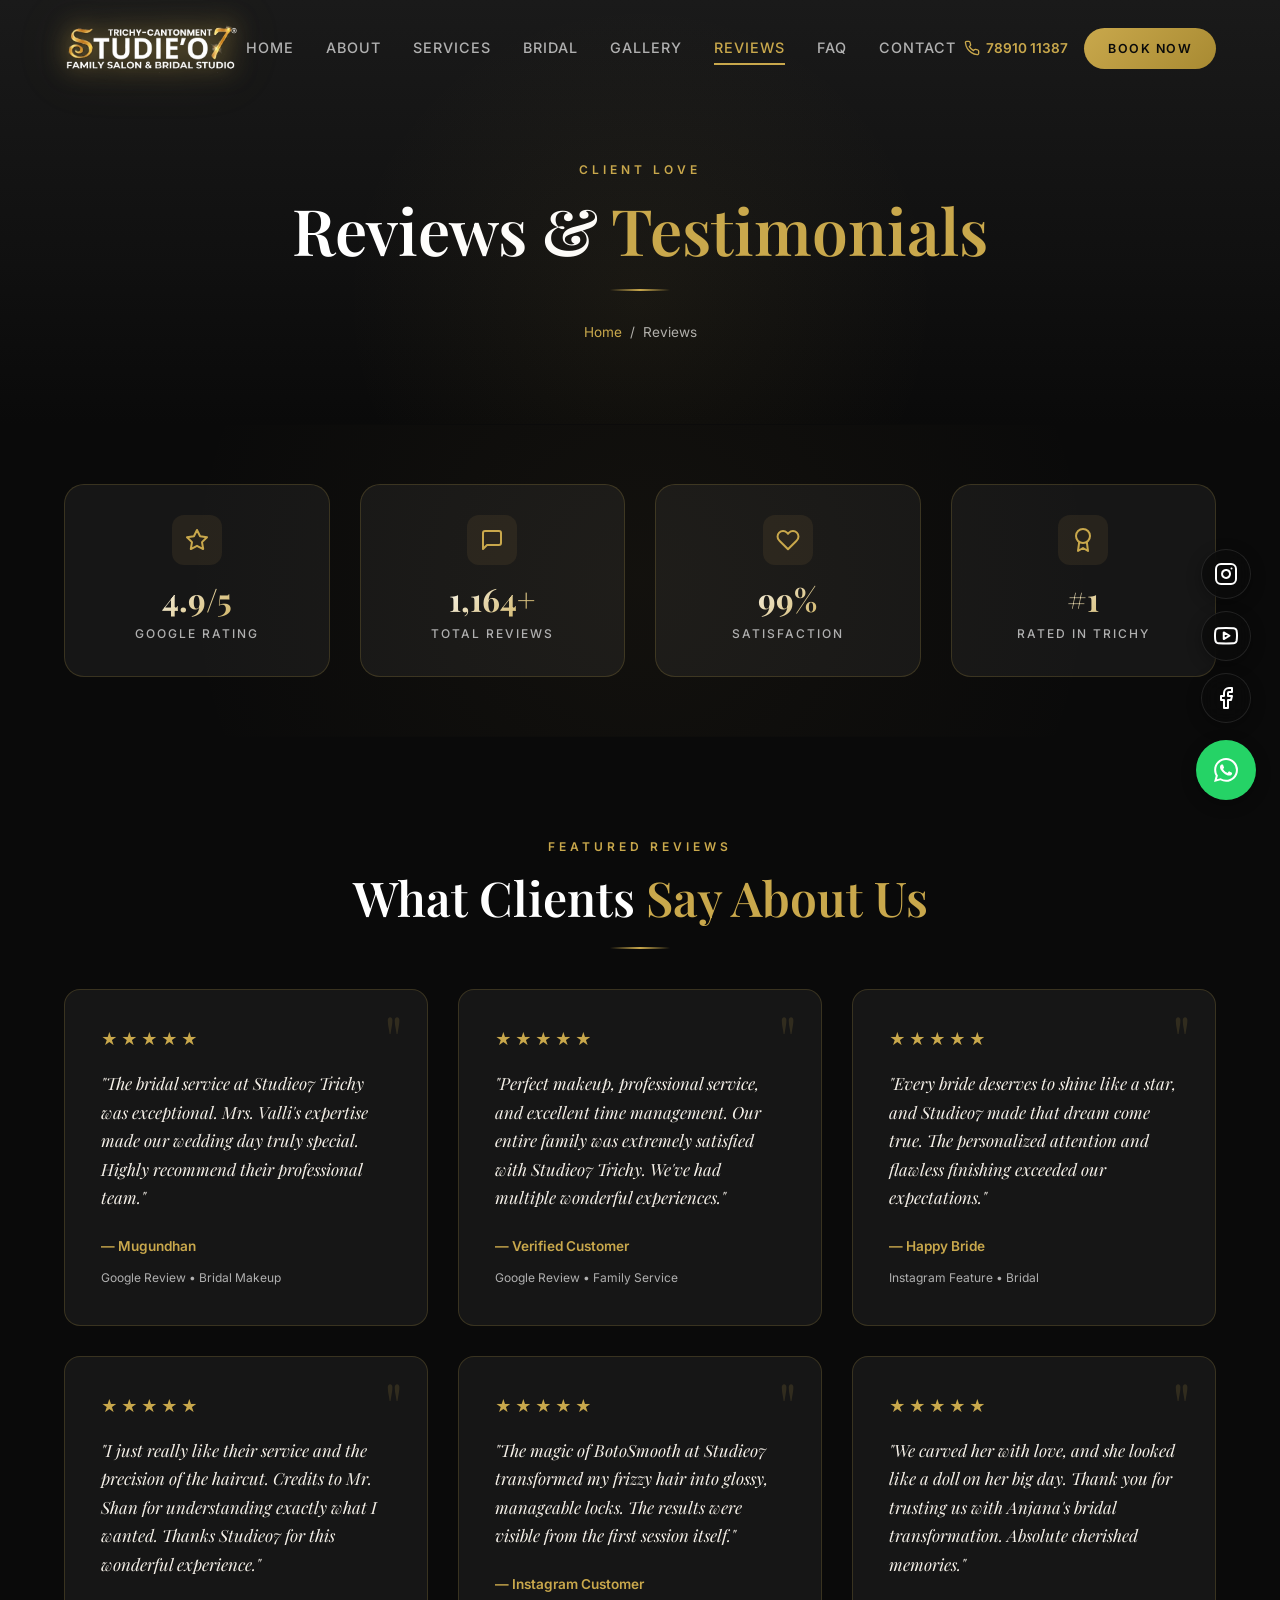
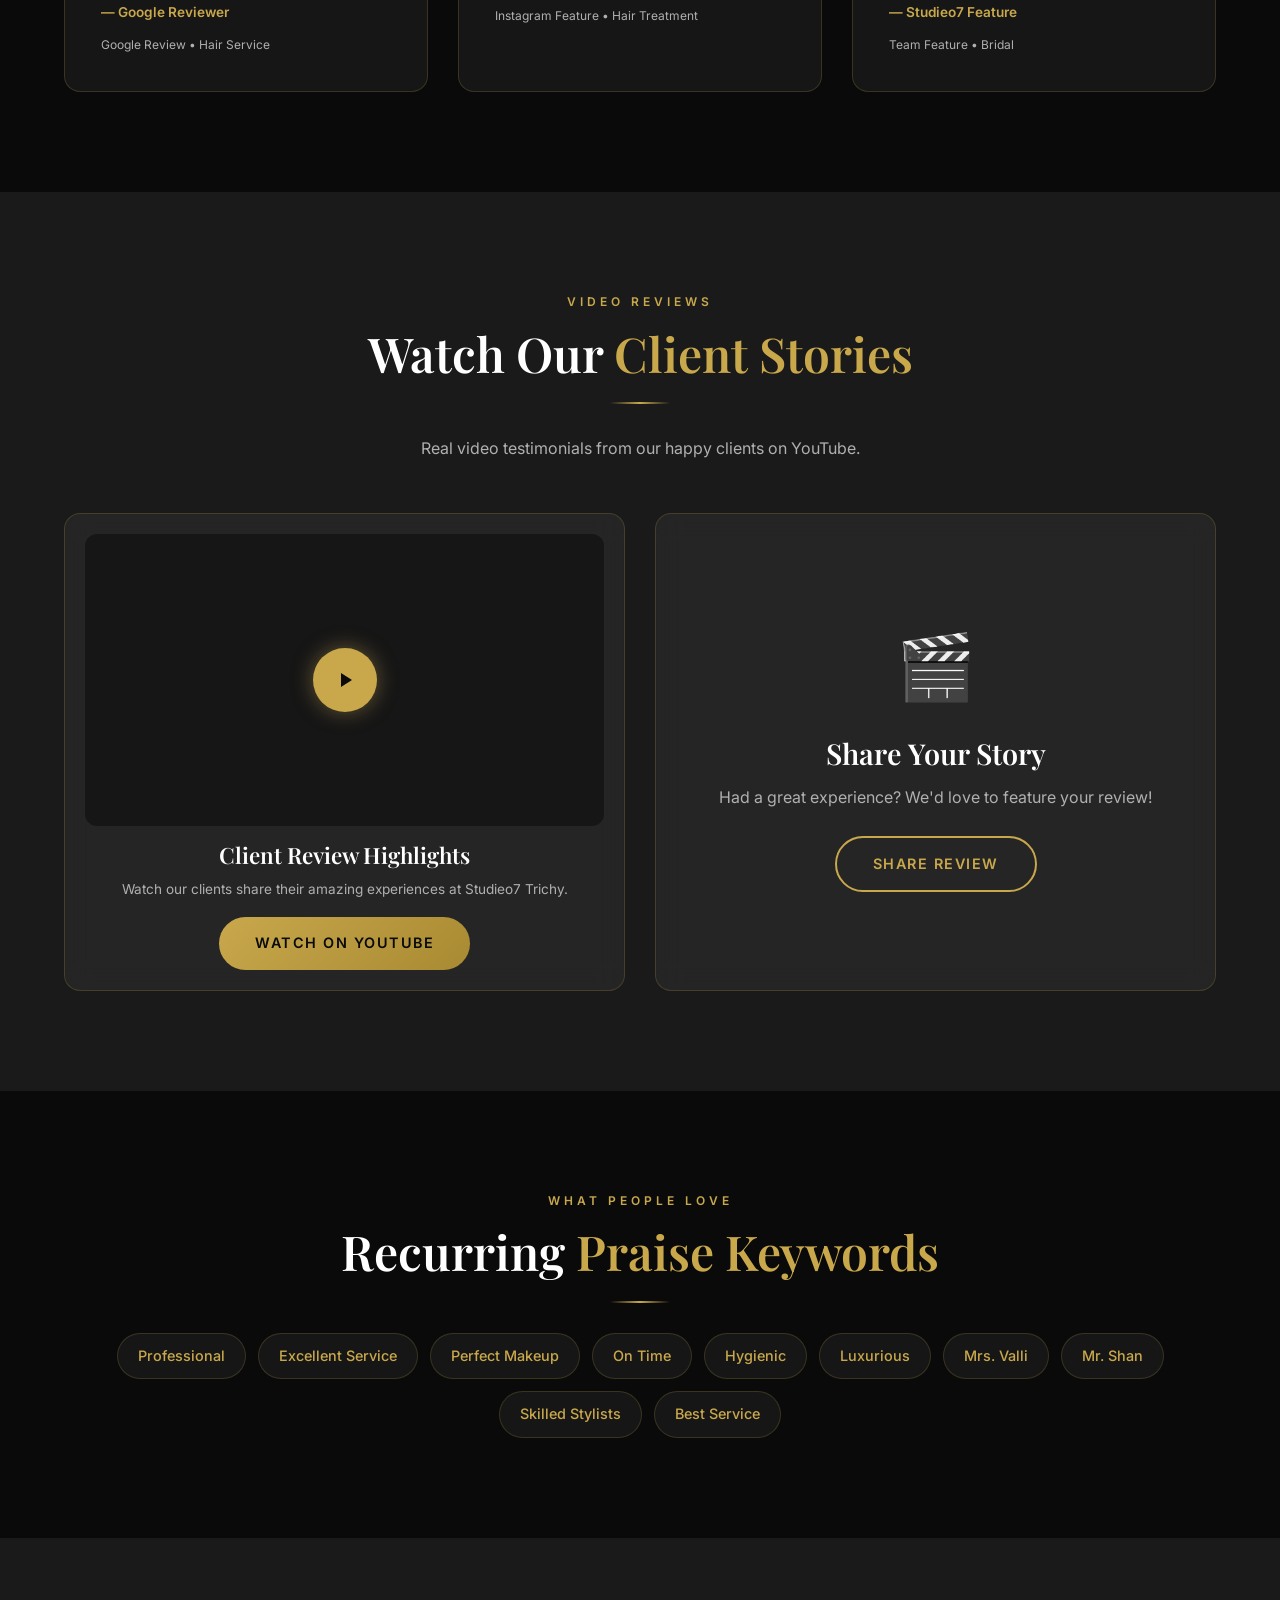
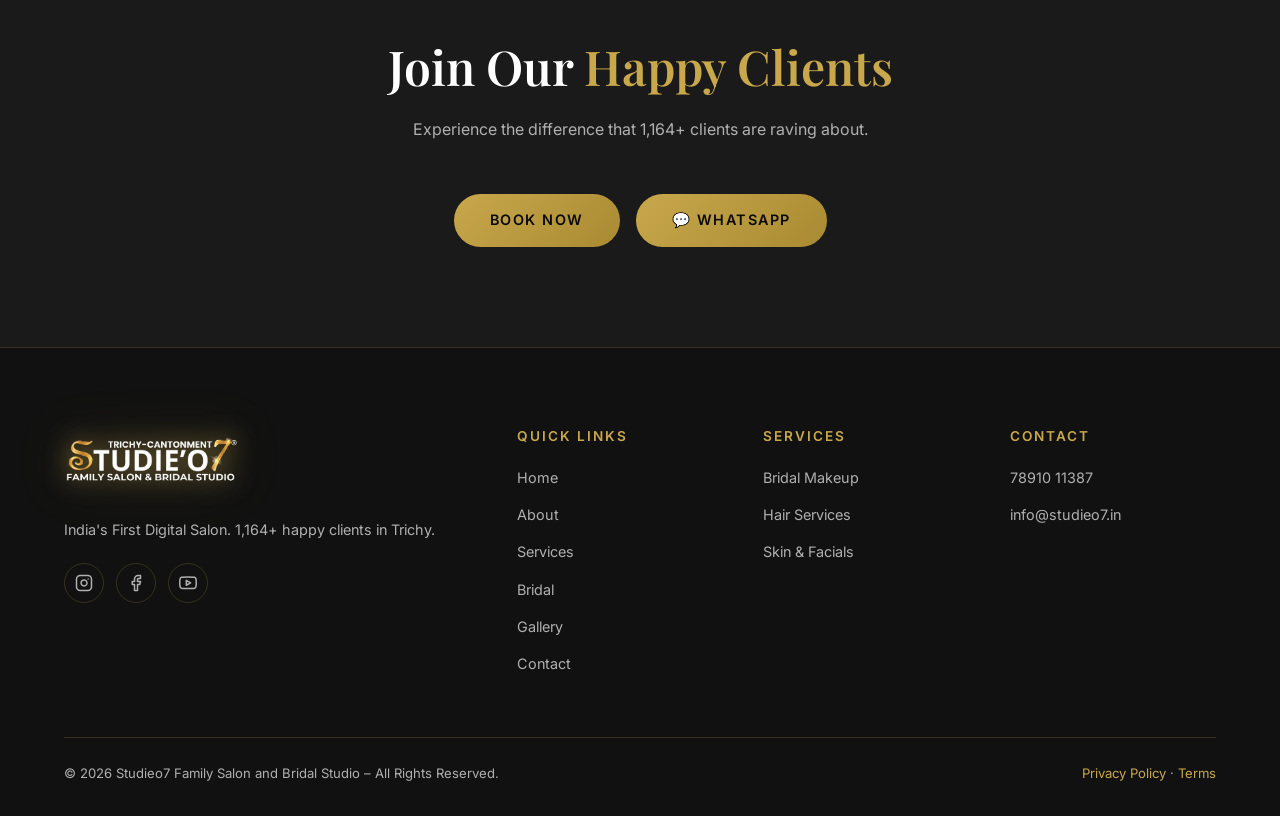
<file: testimonials.html>
<!DOCTYPE html>
<html lang="en">

<head>
    <meta charset="UTF-8">
    <meta name="viewport" content="width=device-width, initial-scale=1.0">
    <title>Reviews & Testimonials | Studieo7 Family Salon | Trichy</title>
    <meta name="description"
        content="Read 1,164+ 5-star reviews from Studieo7 clients in Trichy. See why we're the highest-rated salon — real stories from real people.">
    <link rel="stylesheet" href="styles.css">
</head>

<body>

    <header class="header" id="header">
        <div class="container">
            <a href="index.html" class="logo"><img src="images/logo.png"
                    alt="Studieo7 Family Salon &amp; Bridal Studio"></a>
            <nav class="nav-links" id="navLinks">
                <a href="index.html">Home</a><a href="about.html">About</a><a href="services.html">Services</a>
                <a href="bridal.html">Bridal</a><a href="gallery.html">Gallery</a>
                <a href="testimonials.html" class="active">Reviews</a><a href="faq.html">FAQ</a><a
                    href="contact.html">Contact</a>
            </nav>
            <div class="header-cta">
                <a href="tel:+917891011387" class="header-phone"><svg viewBox="0 0 24 24" fill="none"
                        stroke="currentColor" stroke-width="2">
                        <path
                            d="M22 16.92v3a2 2 0 01-2.18 2 19.79 19.79 0 01-8.63-3.07 19.5 19.5 0 01-6-6 19.79 19.79 0 01-3.07-8.67A2 2 0 014.11 2h3a2 2 0 012 1.72c.127.96.361 1.903.7 2.81a2 2 0 01-.45 2.11L8.09 9.91a16 16 0 006 6l1.27-1.27a2 2 0 012.11-.45c.907.339 1.85.573 2.81.7A2 2 0 0122 16.92z" />
                    </svg> 78910 11387</a>
                <a href="booking.html" class="btn btn-primary btn-shimmer"
                    style="padding:10px 24px;font-size:0.78rem;">Book Now</a>
            </div>
            <button class="hamburger" id="hamburger"
                aria-label="Toggle menu"><span></span><span></span><span></span></button>
        </div>
    </header>

    <section class="page-header">
        <div class="container">
            <span class="section-label">Client Love</span>
            <h1>Reviews & <span style="color:var(--gold);">Testimonials</span></h1>
            <div class="gold-divider"></div>
            <div class="breadcrumb"><a href="index.html">Home</a><span>/</span><span>Reviews</span></div>
        </div>
    </section>

    <!-- Rating Summary -->
    <section class="trust-bar">
        <div class="container">
            <div class="trust-items grid grid-4 reveal">
                <div class="trust-card">
                    <div class="trust-icon">
                        <svg viewBox="0 0 24 24" fill="none" stroke="currentColor" stroke-width="2"
                            stroke-linecap="round" stroke-linejoin="round">
                            <polygon
                                points="12 2 15.09 8.26 22 9.27 17 14.14 18.18 21.02 12 17.77 5.82 21.02 7 14.14 2 9.27 8.91 8.26 12 2">
                            </polygon>
                        </svg>
                    </div>
                    <div class="trust-content">
                        <span class="trust-value">4.9/5</span>
                        <span class="trust-label">Google Rating</span>
                    </div>
                </div>
                <div class="trust-card">
                    <div class="trust-icon">
                        <svg viewBox="0 0 24 24" fill="none" stroke="currentColor" stroke-width="2"
                            stroke-linecap="round" stroke-linejoin="round">
                            <path d="M21 15a2 2 0 0 1-2 2H7l-4 4V5a2 2 0 0 1 2-2h14a2 2 0 0 1 2 2z"></path>
                        </svg>
                    </div>
                    <div class="trust-content">
                        <span class="trust-value">1,164+</span>
                        <span class="trust-label">Total Reviews</span>
                    </div>
                </div>
                <div class="trust-card">
                    <div class="trust-icon">
                        <svg viewBox="0 0 24 24" fill="none" stroke="currentColor" stroke-width="2"
                            stroke-linecap="round" stroke-linejoin="round">
                            <path
                                d="M20.84 4.61a5.5 5.5 0 0 0-7.78 0L12 5.67l-1.06-1.06a5.5 5.5 0 0 0-7.78 7.78l1.06 1.06L12 21.23l7.78-7.78 1.06-1.06a5.5 5.5 0 0 0 0-7.78z">
                            </path>
                        </svg>
                    </div>
                    <div class="trust-content">
                        <span class="trust-value">99%</span>
                        <span class="trust-label">Satisfaction</span>
                    </div>
                </div>
                <div class="trust-card">
                    <div class="trust-icon">
                        <svg viewBox="0 0 24 24" fill="none" stroke="currentColor" stroke-width="2"
                            stroke-linecap="round" stroke-linejoin="round">
                            <circle cx="12" cy="8" r="7"></circle>
                            <polyline points="8.21 13.89 7 23 12 20 17 23 15.79 13.88"></polyline>
                        </svg>
                    </div>
                    <div class="trust-content">
                        <span class="trust-value">#1</span>
                        <span class="trust-label">Rated in Trichy</span>
                    </div>
                </div>
            </div>
        </div>
    </section>

    <!-- Featured Testimonials -->
    <section class="section">
        <div class="container">
            <div class="text-center reveal">
                <span class="section-label">Featured Reviews</span>
                <h2 class="section-title">What Clients <span>Say About Us</span></h2>
                <div class="gold-divider"></div>
            </div>

            <div class="grid grid-3 stagger-children reveal" style="margin-top:40px;">
                <div class="testimonial-inner">
                    <span class="quote-mark">"</span>
                    <div class="stars">★★★★★</div>
                    <blockquote>"The bridal service at Studieo7 Trichy was exceptional. Mrs. Valli's expertise made our
                        wedding day truly special. Highly recommend their professional team."</blockquote>
                    <span class="author">— Mugundhan</span>
                    <p style="font-size:0.75rem; color:var(--text-muted); margin-top:8px;">Google Review • Bridal Makeup
                    </p>
                </div>
                <div class="testimonial-inner">
                    <span class="quote-mark">"</span>
                    <div class="stars">★★★★★</div>
                    <blockquote>"Perfect makeup, professional service, and excellent time management. Our entire family
                        was extremely satisfied with Studieo7 Trichy. We've had multiple wonderful experiences."
                    </blockquote>
                    <span class="author">— Verified Customer</span>
                    <p style="font-size:0.75rem; color:var(--text-muted); margin-top:8px;">Google Review • Family
                        Service</p>
                </div>
                <div class="testimonial-inner">
                    <span class="quote-mark">"</span>
                    <div class="stars">★★★★★</div>
                    <blockquote>"Every bride deserves to shine like a star, and Studieo7 made that dream come true. The
                        personalized attention and flawless finishing exceeded our expectations."</blockquote>
                    <span class="author">— Happy Bride</span>
                    <p style="font-size:0.75rem; color:var(--text-muted); margin-top:8px;">Instagram Feature • Bridal
                    </p>
                </div>
                <div class="testimonial-inner">
                    <span class="quote-mark">"</span>
                    <div class="stars">★★★★★</div>
                    <blockquote>"I just really like their service and the precision of the haircut. Credits to Mr. Shan
                        for understanding exactly what I wanted. Thanks Studieo7 for this wonderful experience."
                    </blockquote>
                    <span class="author">— Google Reviewer</span>
                    <p style="font-size:0.75rem; color:var(--text-muted); margin-top:8px;">Google Review • Hair Service
                    </p>
                </div>
                <div class="testimonial-inner">
                    <span class="quote-mark">"</span>
                    <div class="stars">★★★★★</div>
                    <blockquote>"The magic of BotoSmooth at Studieo7 transformed my frizzy hair into glossy, manageable
                        locks. The results were visible from the first session itself."</blockquote>
                    <span class="author">— Instagram Customer</span>
                    <p style="font-size:0.75rem; color:var(--text-muted); margin-top:8px;">Instagram Feature • Hair
                        Treatment</p>
                </div>
                <div class="testimonial-inner">
                    <span class="quote-mark">"</span>
                    <div class="stars">★★★★★</div>
                    <blockquote>"We carved her with love, and she looked like a doll on her big day. Thank you for
                        trusting us with Anjana's bridal transformation. Absolute cherished memories."</blockquote>
                    <span class="author">— Studieo7 Feature</span>
                    <p style="font-size:0.75rem; color:var(--text-muted); margin-top:8px;">Team Feature • Bridal</p>
                </div>
            </div>
        </div>
    </section>

    <!-- Video Testimonials -->
    <section class="section section-dark">
        <div class="container text-center">
            <span class="section-label reveal">Video Reviews</span>
            <h2 class="section-title reveal">Watch Our <span>Client Stories</span></h2>
            <div class="gold-divider reveal"></div>
            <p class="section-subtitle reveal">Real video testimonials from our happy clients on YouTube.</p>

            <div class="grid grid-2 reveal" style="margin-top:40px;">
                <div class="glass-card" style="padding:20px;">
                    <div style="position:relative; padding-bottom:56.25%; height:0; overflow:hidden; border-radius:12px; background: url('https://img.youtube.com/vi/iPm8MzYmMw4/maxresdefault.jpg') center/cover no-repeat; cursor: pointer;"
                        onclick="window.open('https://youtu.be/iPm8MzYmMw4', '_blank')">
                        <div style="position:absolute; top:0; left:0; width:100%; height:100%; background:rgba(0,0,0,0.4); display:flex; align-items:center; justify-content:center; transition: background 0.3s;"
                            onmouseover="this.style.background='rgba(0,0,0,0.2)'"
                            onmouseout="this.style.background='rgba(0,0,0,0.4)'">
                            <div style="width:64px; height:64px; background:var(--gold); border-radius:50%; display:flex; align-items:center; justify-content:center; box-shadow:0 0 20px rgba(181, 149, 81, 0.5); transition: transform 0.3s;"
                                onmouseover="this.style.transform='scale(1.1)'"
                                onmouseout="this.style.transform='scale(1)'">
                                <svg width="24" height="24" viewBox="0 0 24 24" fill="var(--bg-primary)">
                                    <path d="M8 5v14l11-7z" />
                                </svg>
                            </div>
                        </div>
                    </div>
                    <div style="text-align:center; margin-top:16px;">
                        <h4 style="margin-bottom:8px;">Client Review Highlights</h4>
                        <p style="font-size:0.85rem; margin-bottom:16px;">Watch our clients share their amazing
                            experiences at Studieo7 Trichy.</p>
                        <a href="https://youtu.be/iPm8MzYmMw4" target="_blank" class="btn btn-primary"
                            style="display:inline-flex; align-items:center; gap:8px;">
                            Watch on YouTube
                        </a>
                    </div>
                </div>
                <div class="glass-card"
                    style="display:flex; flex-direction:column; align-items:center; justify-content:center; text-align:center;">
                    <div style="font-size:4rem; margin-bottom:16px;">🎬</div>
                    <h3>Share Your Story</h3>
                    <p style="margin:12px 0 24px;">Had a great experience? We'd love to feature your review!</p>
                    <a href="https://wa.me/917891011387?text=Hi%20Studieo7!%20I%20would%20like%20to%20share%20my%20experience%20as%20a%20video%20testimonial."
                        target="_blank" class="btn btn-secondary">Share Review</a>
                </div>
            </div>
        </div>
    </section>

    <!-- Praise Keywords -->
    <section class="section">
        <div class="container text-center">
            <span class="section-label reveal">What People Love</span>
            <h2 class="section-title reveal">Recurring <span>Praise Keywords</span></h2>
            <div class="gold-divider reveal"></div>
            <div class="reveal"
                style="display:flex; flex-wrap:wrap; justify-content:center; gap:12px; margin-top:30px;">
                <span
                    style="background:var(--glass);border:1px solid var(--glass-border);padding:10px 20px;border-radius:50px;color:var(--gold);font-weight:500;font-size:0.9rem;">Professional</span>
                <span
                    style="background:var(--glass);border:1px solid var(--glass-border);padding:10px 20px;border-radius:50px;color:var(--gold);font-weight:500;font-size:0.9rem;">Excellent
                    Service</span>
                <span
                    style="background:var(--glass);border:1px solid var(--glass-border);padding:10px 20px;border-radius:50px;color:var(--gold);font-weight:500;font-size:0.9rem;">Perfect
                    Makeup</span>
                <span
                    style="background:var(--glass);border:1px solid var(--glass-border);padding:10px 20px;border-radius:50px;color:var(--gold);font-weight:500;font-size:0.9rem;">On
                    Time</span>
                <span
                    style="background:var(--glass);border:1px solid var(--glass-border);padding:10px 20px;border-radius:50px;color:var(--gold);font-weight:500;font-size:0.9rem;">Hygienic</span>
                <span
                    style="background:var(--glass);border:1px solid var(--glass-border);padding:10px 20px;border-radius:50px;color:var(--gold);font-weight:500;font-size:0.9rem;">Luxurious</span>
                <span
                    style="background:var(--glass);border:1px solid var(--glass-border);padding:10px 20px;border-radius:50px;color:var(--gold);font-weight:500;font-size:0.9rem;">Mrs.
                    Valli</span>
                <span
                    style="background:var(--glass);border:1px solid var(--glass-border);padding:10px 20px;border-radius:50px;color:var(--gold);font-weight:500;font-size:0.9rem;">Mr.
                    Shan</span>
                <span
                    style="background:var(--glass);border:1px solid var(--glass-border);padding:10px 20px;border-radius:50px;color:var(--gold);font-weight:500;font-size:0.9rem;">Skilled
                    Stylists</span>
                <span
                    style="background:var(--glass);border:1px solid var(--glass-border);padding:10px 20px;border-radius:50px;color:var(--gold);font-weight:500;font-size:0.9rem;">Best
                    Service</span>
            </div>
        </div>
    </section>

    <!-- CTA -->
    <section class="section section-dark text-center">
        <div class="container reveal">
            <h2 class="section-title">Join Our <span>Happy Clients</span></h2>
            <p class="section-subtitle">Experience the difference that 1,164+ clients are raving about.</p>
            <div style="display:flex; gap:16px; justify-content:center; flex-wrap:wrap;">
                <a href="booking.html" class="btn btn-primary btn-shimmer">Book Now</a>
                <a href="https://wa.me/917891011387" target="_blank" class="btn btn-whatsapp">💬 WhatsApp</a>
            </div>
        </div>
    </section>

    <footer class="footer">
        <div class="container">
            <div class="footer-grid">
                <div class="footer-brand"><a href="index.html" class="logo"><img src="images/logo.png"
                            alt="Studieo7 Family Salon &amp; Bridal Studio"></a>
                    <p>India's First Digital Salon. 1,164+ happy clients in Trichy.</p>
                    <div class="footer-social">
                        <a href="https://www.instagram.com/studieo7_trichy/" target="_blank" class="social-icon">
                            <svg viewBox="0 0 24 24" fill="none" stroke="currentColor" stroke-width="2"
                                stroke-linecap="round" stroke-linejoin="round">
                                <rect x="2" y="2" width="20" height="20" rx="5" ry="5"></rect>
                                <path d="M16 11.37A4 4 0 1 1 12.63 8 4 4 0 0 1 16 11.37z"></path>
                                <line x1="17.5" y1="6.5" x2="17.51" y2="6.5"></line>
                            </svg>
                        </a>
                        <a href="https://www.facebook.com/studieo7" target="_blank" class="social-icon">
                            <svg viewBox="0 0 24 24" fill="none" stroke="currentColor" stroke-width="2"
                                stroke-linecap="round" stroke-linejoin="round">
                                <path d="M18 2h-3a5 5 0 0 0-5 5v3H7v4h3v8h4v-8h3l1-4h-4V7a1 1 0 0 1 1-1h3z"></path>
                            </svg>
                        </a>
                        <a href="https://www.youtube.com/channel/UCle0jqQdTvtz8UsgdxM7Ddg" target="_blank"
                            class="social-icon">
                            <svg viewBox="0 0 24 24" fill="none" stroke="currentColor" stroke-width="2"
                                stroke-linecap="round" stroke-linejoin="round">
                                <path
                                    d="M22.54 6.42a2.78 2.78 0 0 0-1.94-2C18.88 4 12 4 12 4s-6.88 0-8.6.42a2.78 2.78 0 0 0-1.94 2A29 29 0 0 0 1 11.75a29 29 0 0 0 .46 5.33A2.78 2.78 0 0 0 3.4 19c1.72.42 8.6.42 8.6.42s6.88 0 8.6-.42a2.78 2.78 0 0 0 1.94-2 29 29 0 0 0 .46-5.33 29 29 0 0 0-.46-5.33z">
                                </path>
                                <polygon points="9.75 15.02 15.5 11.75 9.75 8.48 9.75 15.02"></polygon>
                            </svg>
                        </a>
                    </div>
                </div>
                <div>
                    <h4>Quick Links</h4>
                    <ul class="footer-links">
                        <li><a href="index.html">Home</a></li>
                        <li><a href="about.html">About</a></li>
                        <li><a href="services.html">Services</a></li>
                        <li><a href="bridal.html">Bridal</a></li>
                        <li><a href="gallery.html">Gallery</a></li>
                        <li><a href="contact.html">Contact</a></li>
                    </ul>
                </div>
                <div>
                    <h4>Services</h4>
                    <ul class="footer-links">
                        <li><a href="bridal.html">Bridal Makeup</a></li>
                        <li><a href="services.html">Hair Services</a></li>
                        <li><a href="services.html">Skin & Facials</a></li>
                    </ul>
                </div>
                <div>
                    <h4>Contact</h4>
                    <ul class="footer-links">
                        <li><a href="tel:+917891011387">78910 11387</a></li>
                        <li><a href="mailto:info@studieo7.in">info@studieo7.in</a></li>
                    </ul>
                </div>
            </div>
            <div class="footer-bottom">
                <p>© 2026 Studieo7 Family Salon and Bridal Studio – All Rights Reserved.</p>
                <p><a href="#">Privacy Policy</a> · <a href="#">Terms</a></p>
            </div>
        </div>
    </footer>

    <!-- Floating Social Media Stack -->
    <div class="social-float-stack">
        <a href="https://www.instagram.com/studieo7_trichy" target="_blank" class="social-float instagram"
            aria-label="Instagram">
            <svg viewBox="0 0 24 24" fill="none" stroke="currentColor" stroke-width="2" stroke-linecap="round"
                stroke-linejoin="round">
                <rect x="2" y="2" width="20" height="20" rx="5" ry="5"></rect>
                <path d="M16 11.37A4 4 0 1 1 12.63 8 4 4 0 0 1 16 11.37z"></path>
                <line x1="17.5" y1="6.5" x2="17.51" y2="6.5"></line>
            </svg>
        </a>
        <a href="https://www.youtube.com/@studieo7trichy" target="_blank" class="social-float youtube"
            aria-label="YouTube">
            <svg viewBox="0 0 24 24" fill="none" stroke="currentColor" stroke-width="2" stroke-linecap="round"
                stroke-linejoin="round">
                <path
                    d="M22.54 6.42a2.78 2.78 0 0 0-1.94-2C18.88 4 12 4 12 4s-6.88 0-8.6.42a2.78 2.78 0 0 0-1.94 2A29 29 0 0 0 1 11.75a29 29 0 0 0 .46 5.33A2.78 2.78 0 0 0 3.4 19c1.72.42 8.6.42 8.6.42s6.88 0 8.6-.42a2.78 2.78 0 0 0 1.94-2 29 29 0 0 0 .46-5.33 29 29 0 0 0-.46-5.33z">
                </path>
                <polygon points="9.75 15.02 15.5 11.75 9.75 8.48 9.75 15.02"></polygon>
            </svg>
        </a>
        <a href="https://www.facebook.com/studieo7trichy" target="_blank" class="social-float facebook"
            aria-label="Facebook">
            <svg viewBox="0 0 24 24" fill="none" stroke="currentColor" stroke-width="2" stroke-linecap="round"
                stroke-linejoin="round">
                <path d="M18 2h-3a5 5 0 0 0-5 5v3H7v4h3v8h4v-8h3l1-4h-4V7a1 1 0 0 1 1-1h3z"></path>
            </svg>
        </a>
        <a href="https://wa.me/917891011387?text=Hi%20Studieo7!%20I%20would%20like%20to%20book%20an%20appointment."
            target="_blank" class="social-float whatsapp" aria-label="WhatsApp">
            <svg viewBox="0 0 24 24" fill="currentColor">
                <path
                    d="M17.472 14.382c-.297-.149-1.758-.867-2.03-.967-.273-.099-.471-.148-.67.15-.197.297-.767.966-.94 1.164-.173.199-.347.223-.644.075-.297-.15-1.255-.463-2.39-1.475-.883-.788-1.48-1.761-1.653-2.059-.173-.297-.018-.458.13-.606.134-.133.298-.347.446-.52.149-.174.198-.298.298-.497.099-.198.05-.371-.025-.52-.075-.149-.669-1.612-.916-2.207-.242-.579-.487-.5-.669-.51-.173-.008-.371-.01-.57-.01-.198 0-.52.074-.792.372-.272.297-1.04 1.016-1.04 2.479 0 1.462 1.065 2.875 1.213 3.074.149.198 2.096 3.2 5.077 4.487.709.306 1.262.489 1.694.625.712.227 1.36.195 1.871.118.571-.085 1.758-.719 2.006-1.413.248-.694.248-1.289.173-1.413-.074-.124-.272-.198-.57-.347m-5.421 7.403h-.004a9.87 9.87 0 01-5.031-1.378l-.361-.214-3.741.982.998-3.648-.235-.374a9.86 9.86 0 01-1.51-5.26c.001-5.45 4.436-9.884 9.888-9.884 2.64 0 5.122 1.03 6.988 2.898a9.825 9.825 0 012.893 6.994c-.003 5.45-4.437 9.884-9.885 9.884m8.413-18.297A11.815 11.815 0 0012.05 0C5.495 0 .16 5.335.157 11.892c0 2.096.547 4.142 1.588 5.945L.057 24l6.305-1.654a11.882 11.882 0 005.683 1.448h.005c6.554 0 11.89-5.335 11.893-11.893a11.821 11.821 0 00-3.48-8.413z" />
            </svg>
        </a>
    </div>
    <div class="mobile-bottom-bar">
        <div class="bar-inner"><a href="tel:+917891011387" class="btn btn-secondary"
                style="border-color:var(--gold);">📞 Call</a><a href="https://wa.me/917891011387" target="_blank"
                class="btn btn-whatsapp">💬 WhatsApp</a><a href="booking.html" class="btn btn-primary">Book Now</a>
        </div>
    </div>

    <script src="main.js"></script>
</body>

</html>
</file>
<file: styles.css>
/* ============================================
   STUDIEO7 — Premium Design System
   ============================================ */

/* ---------- Google Fonts ---------- */
@import url('https://fonts.googleapis.com/css2?family=Playfair+Display:ital,wght@0,400;0,500;0,600;0,700;0,800;1,400;1,500;1,600&family=Inter:wght@300;400;500;600;700&display=swap');

/* ---------- CSS Variables ---------- */
:root {
  /* Colors */
  --bg-primary: #0a0a0a;
  --bg-secondary: #1a1a1a;
  --bg-tertiary: #111111;
  --gold: #c9a84c;
  --gold-light: #e0c872;
  --gold-dark: #a88a32;
  --blush: #e8c4c4;
  --ivory: #f5f0e8;
  --white: #ffffff;
  --text-primary: #ffffff;
  --text-muted: #b0b0b0;
  --text-dark: #2a2a2a;
  --glass: rgba(255, 255, 255, 0.05);
  --glass-border: rgba(201, 168, 76, 0.2);
  --overlay: rgba(10, 10, 10, 0.85);

  /* Typography */
  --font-heading: 'Playfair Display', Georgia, serif;
  --font-body: 'Inter', -apple-system, sans-serif;

  /* Spacing */
  --section-pad: 100px 0;
  --container-max: 1200px;

  /* Transitions */
  --ease-out: cubic-bezier(0.22, 1, 0.36, 1);
  --transition: 0.4s var(--ease-out);

  /* Shadows */
  --shadow-gold: 0 0 30px rgba(201, 168, 76, 0.15);
  --shadow-card: 0 8px 32px rgba(0, 0, 0, 0.4);
  --shadow-glow: 0 0 60px rgba(201, 168, 76, 0.1);
}

/* ---------- Reset ---------- */
*,
*::before,
*::after {
  margin: 0;
  padding: 0;
  box-sizing: border-box;
}

html {
  scroll-behavior: smooth;
  font-size: 16px;
  -webkit-font-smoothing: antialiased;
  -moz-osx-font-smoothing: grayscale;
}

body {
  font-family: var(--font-body);
  background: var(--bg-primary);
  color: var(--text-primary);
  line-height: 1.7;
  overflow-x: hidden;
}

img {
  max-width: 100%;
  height: auto;
  display: block;
}

a {
  color: var(--gold);
  text-decoration: none;
  transition: color var(--transition);
}

a:hover {
  color: var(--gold-light);
}

ul,
ol {
  list-style: none;
}

/* ---------- Typography ---------- */
h1,
h2,
h3,
h4,
h5 {
  font-family: var(--font-heading);
  font-weight: 600;
  line-height: 1.2;
  color: var(--white);
}

h1 {
  font-size: clamp(2.2rem, 5vw, 4rem);
}

h2 {
  font-size: clamp(1.8rem, 4vw, 3rem);
}

h3 {
  font-size: clamp(1.3rem, 3vw, 1.8rem);
}

h4 {
  font-size: clamp(1.1rem, 2vw, 1.4rem);
}

p {
  color: var(--text-muted);
  font-size: 1rem;
  line-height: 1.8;
}

.section-label {
  text-transform: uppercase;
  letter-spacing: 4px;
  font-size: 0.75rem;
  color: var(--gold);
  font-weight: 600;
  margin-bottom: 12px;
  display: block;
}

.section-title {
  margin-bottom: 20px;
}

.section-title span {
  color: var(--gold);
}

.section-subtitle {
  max-width: 600px;
  margin: 0 auto 50px;
  text-align: center;
}

.gold-divider {
  width: 60px;
  height: 2px;
  background: linear-gradient(90deg, transparent, var(--gold), transparent);
  margin: 20px auto 30px;
}

/* ---------- Layout ---------- */
.container {
  max-width: var(--container-max);
  margin: 0 auto;
  padding: 0 24px;
}

.section {
  padding: var(--section-pad);
}

.section-dark {
  background: var(--bg-secondary);
}

.section-gradient {
  background: linear-gradient(180deg, var(--bg-primary) 0%, var(--bg-secondary) 100%);
}

.text-center {
  text-align: center;
}

.text-left {
  text-align: left;
}

/* Grid system */
.grid {
  display: grid;
  gap: 30px;
}

.grid-2 {
  grid-template-columns: repeat(2, 1fr);
}

.grid-3 {
  grid-template-columns: repeat(3, 1fr);
}

.grid-4 {
  grid-template-columns: repeat(4, 1fr);
}

.grid-5 {
  grid-template-columns: repeat(5, 1fr);
}

.flex {
  display: flex;
  align-items: center;
}

.flex-between {
  display: flex;
  align-items: center;
  justify-content: space-between;
}

.flex-center {
  display: flex;
  align-items: center;
  justify-content: center;
}

.flex-col {
  display: flex;
  flex-direction: column;
}

/* ---------- Sticky Header ---------- */
.header {
  position: fixed;
  top: 0;
  left: 0;
  width: 100%;
  z-index: 1000;
  padding: 16px 0;
  transition: all 0.4s ease, top 0.4s ease;
  background: transparent;
}

.header.scrolled {
  background: rgba(10, 10, 10, 0.95);
  backdrop-filter: blur(20px);
  -webkit-backdrop-filter: blur(20px);
  padding: 10px 0;
  box-shadow: 0 2px 30px rgba(0, 0, 0, 0.5);
  border-bottom: 1px solid var(--glass-border);
  top: 0 !important;
}

.header .container {
  display: flex;
  align-items: center;
  justify-content: space-between;
}

.logo {
  display: inline-flex;
  align-items: center;
}

.logo img {
  height: 65px;
  width: auto;
  transition: all 0.5s var(--ease-out);
  filter: drop-shadow(0 0 12px rgba(201, 168, 76, 0.6)) drop-shadow(0 0 25px rgba(201, 168, 76, 0.2));
  animation: logoPulse 4s infinite ease-in-out;
}

.logo:hover img {
  filter: drop-shadow(0 0 20px rgba(201, 168, 76, 0.9)) drop-shadow(0 0 40px rgba(201, 168, 76, 0.4));
  transform: scale(1.08);
  animation-play-state: paused;
}

.header.scrolled .logo img {
  height: 50px;
  filter: drop-shadow(0 0 8px rgba(201, 168, 76, 0.5));
}

@keyframes logoPulse {

  0%,
  100% {
    filter: drop-shadow(0 0 12px rgba(201, 168, 76, 0.6)) drop-shadow(0 0 25px rgba(201, 168, 76, 0.2));
    transform: scale(1);
  }

  50% {
    filter: drop-shadow(0 0 18px rgba(201, 168, 76, 0.8)) drop-shadow(0 0 35px rgba(201, 168, 76, 0.3));
    transform: scale(1.03);
  }
}

.nav-links {
  display: flex;
  gap: 32px;
  align-items: center;
}

.nav-links a {
  color: var(--text-muted);
  font-size: 0.9rem;
  font-weight: 500;
  text-transform: uppercase;
  letter-spacing: 1px;
  position: relative;
  transition: color var(--transition);
}

.nav-links a::after {
  content: '';
  position: absolute;
  bottom: -4px;
  left: 0;
  width: 0;
  height: 2px;
  background: var(--gold);
  transition: width var(--transition);
}

.nav-links a:hover,
.nav-links a.active {
  color: var(--gold);
}

.nav-links a:hover::after,
.nav-links a.active::after {
  width: 100%;
}

.header-cta {
  display: flex;
  align-items: center;
  gap: 16px;
}

.header-phone {
  display: flex;
  align-items: center;
  gap: 6px;
  color: var(--gold) !important;
  font-weight: 600;
  font-size: 0.85rem;
}

.header-phone svg {
  width: 16px;
  height: 16px;
}

/* Hamburger */
.hamburger {
  display: none;
  flex-direction: column;
  gap: 5px;
  cursor: pointer;
  background: none;
  border: none;
  padding: 8px;
  z-index: 1100;
}

.hamburger span {
  width: 24px;
  height: 2px;
  background: var(--white);
  transition: var(--transition);
  display: block;
}

.hamburger.active span:nth-child(1) {
  transform: rotate(45deg) translate(5px, 5px);
}

.hamburger.active span:nth-child(2) {
  opacity: 0;
}

.hamburger.active span:nth-child(3) {
  transform: rotate(-45deg) translate(5px, -5px);
}

/* ---------- Buttons ---------- */
.btn {
  display: inline-flex;
  align-items: center;
  gap: 8px;
  padding: 14px 36px;
  border-radius: 50px;
  font-family: var(--font-body);
  font-weight: 600;
  font-size: 0.9rem;
  text-transform: uppercase;
  letter-spacing: 1.5px;
  border: none;
  cursor: pointer;
  transition: all var(--transition);
  position: relative;
  overflow: hidden;
}

.btn-primary {
  background: linear-gradient(135deg, var(--gold) 0%, var(--gold-dark) 100%);
  color: var(--bg-primary);
}

.btn-primary:hover {
  transform: translateY(-2px);
  box-shadow: var(--shadow-gold);
  color: var(--bg-primary);
}

.btn-secondary {
  background: transparent;
  color: var(--gold);
  border: 2px solid var(--gold);
}

.btn-secondary:hover {
  background: var(--gold);
  color: var(--bg-primary);
  transform: translateY(-2px);
}

.btn-whatsapp {
  background: linear-gradient(135deg, var(--gold) 0%, var(--gold-dark) 100%);
  color: var(--bg-primary);
}

.btn-whatsapp:hover {
  transform: translateY(-2px);
  box-shadow: var(--shadow-gold);
  color: var(--bg-primary);
}

/* Shimmer effect */
.btn-shimmer {
  position: relative;
  overflow: hidden;
}

.btn-shimmer::after {
  content: '';
  position: absolute;
  top: -50%;
  left: -60%;
  width: 30%;
  height: 200%;
  background: linear-gradient(90deg,
      transparent,
      rgba(255, 255, 255, 0.25),
      transparent);
  transform: skewX(-20deg);
  animation: shimmer 3s infinite;
}

@keyframes shimmer {
  0% {
    left: -60%;
  }

  100% {
    left: 130%;
  }
}

/* ---------- Glass Card ---------- */
.glass-card {
  background: var(--glass);
  backdrop-filter: blur(12px);
  -webkit-backdrop-filter: blur(12px);
  border: 1px solid var(--glass-border);
  border-radius: 16px;
  padding: 40px;
  transition: all var(--transition);
}

.glass-card:hover {
  transform: translateY(-5px);
  box-shadow: var(--shadow-gold);
  border-color: var(--gold);
}

/* ---------- Hero Section ---------- */
.hero {
  position: relative;
  min-height: 100vh;
  display: flex;
  align-items: center;
  overflow: hidden;
}

.hero-bg {
  position: absolute;
  top: 0;
  left: 0;
  width: 100%;
  height: 100%;
  object-fit: cover;
  filter: brightness(0.3);
  z-index: 0;
}

.hero-overlay {
  position: absolute;
  top: 0;
  left: 0;
  width: 100%;
  height: 100%;
  background: linear-gradient(135deg,
      rgba(10, 10, 10, 0.9) 0%,
      rgba(10, 10, 10, 0.6) 50%,
      rgba(10, 10, 10, 0.8) 100%);
  z-index: 1;
}

.hero-content {
  position: relative;
  z-index: 2;
  max-width: 750px;
}

.hero-content h1 {
  margin-bottom: 20px;
  font-weight: 700;
}

.hero-content h1 span {
  color: var(--gold);
  display: block;
}

.hero-content p {
  font-size: 1.15rem;
  margin-bottom: 36px;
  max-width: 550px;
}

.hero-buttons {
  display: flex;
  gap: 16px;
  flex-wrap: wrap;
}

.hero-particles {
  position: absolute;
  top: 0;
  left: 0;
  width: 100%;
  height: 100%;
  z-index: 1;
  pointer-events: none;
  overflow: hidden;
}

.particle {
  position: absolute;
  width: 4px;
  height: 4px;
  background: var(--gold);
  border-radius: 50%;
  opacity: 0;
  animation: float-particle 6s infinite;
}

.particle:nth-child(1) {
  left: 10%;
  top: 20%;
  animation-delay: 0s;
}

.particle:nth-child(2) {
  left: 30%;
  top: 60%;
  animation-delay: 1s;
}

.particle:nth-child(3) {
  left: 50%;
  top: 30%;
  animation-delay: 2s;
}

.particle:nth-child(4) {
  left: 70%;
  top: 70%;
  animation-delay: 3s;
}

.particle:nth-child(5) {
  left: 90%;
  top: 40%;
  animation-delay: 4s;
}

.particle:nth-child(6) {
  left: 20%;
  top: 80%;
  animation-delay: 0.5s;
}

.particle:nth-child(7) {
  left: 60%;
  top: 15%;
  animation-delay: 1.5s;
}

.particle:nth-child(8) {
  left: 80%;
  top: 55%;
  animation-delay: 2.5s;
}

@keyframes float-particle {
  0% {
    opacity: 0;
    transform: translateY(0) scale(0);
  }

  20% {
    opacity: 0.6;
  }

  50% {
    opacity: 0.3;
    transform: translateY(-100px) scale(1);
  }

  100% {
    opacity: 0;
    transform: translateY(-200px) scale(0.5);
  }
}

.trust-bar {
  background: var(--bg-primary);
  padding: 60px 0;
  position: relative;
  overflow: hidden;
}

.trust-bar::before {
  content: '';
  position: absolute;
  top: 50%;
  left: 50%;
  transform: translate(-50%, -50%);
  width: 100%;
  height: 100%;
  background: radial-gradient(circle at center, rgba(181, 149, 81, 0.05) 0%, transparent 70%);
  z-index: 0;
  pointer-events: none;
}

.trust-items {
  position: relative;
  z-index: 1;
}

.trust-card {
  background: var(--glass);
  border: 1px solid var(--glass-border);
  padding: 30px 20px;
  border-radius: 20px;
  text-align: center;
  transition: all var(--transition);
  display: flex;
  flex-direction: column;
  align-items: center;
  gap: 15px;
}

.trust-card:hover {
  transform: translateY(-10px);
  background: rgba(255, 255, 255, 0.08);
  border-color: var(--gold);
  box-shadow: 0 15px 35px rgba(0, 0, 0, 0.2), 0 0 20px rgba(181, 149, 81, 0.1);
}

.trust-card .trust-icon {
  width: 50px;
  height: 50px;
  background: rgba(181, 149, 81, 0.1);
  border-radius: 12px;
  display: flex;
  align-items: center;
  justify-content: center;
  color: var(--gold);
  transition: all var(--transition);
}

.trust-card:hover .trust-icon {
  background: var(--gold);
  color: var(--bg-primary);
  transform: rotateY(180deg);
}

.trust-card .trust-icon svg {
  width: 24px;
  height: 24px;
}

.trust-card .trust-value {
  font-family: var(--font-heading);
  font-size: 2rem;
  font-weight: 700;
  background: linear-gradient(135deg, var(--white) 0%, var(--gold) 100%);
  -webkit-background-clip: text;
  background-clip: text;
  -webkit-text-fill-color: transparent;
  display: block;
  line-height: 1.2;
}

.trust-card .trust-label {
  font-size: 0.75rem;
  color: var(--text-muted);
  text-transform: uppercase;
  letter-spacing: 2px;
  font-weight: 500;
}

/* ---------- Service Cards ---------- */
.service-card {
  background: var(--glass);
  border: 1px solid var(--glass-border);
  border-radius: 16px;
  overflow: hidden;
  transition: all var(--transition);
  cursor: pointer;
}

.service-card:hover {
  transform: translateY(-8px);
  box-shadow: var(--shadow-gold);
  border-color: var(--gold);
}

.service-card-img {
  position: relative;
  height: 240px;
  overflow: hidden;
}

.service-card-img img {
  width: 100%;
  height: 100%;
  object-fit: cover;
  transition: transform 0.6s var(--ease-out);
}

.service-card:hover .service-card-img img {
  transform: scale(1.08);
}

.service-card-img .service-price {
  position: absolute;
  bottom: 12px;
  right: 12px;
  background: rgba(10, 10, 10, 0.85);
  backdrop-filter: blur(8px);
  padding: 6px 16px;
  border-radius: 50px;
  font-size: 0.8rem;
  color: var(--gold);
  font-weight: 600;
  border: 1px solid var(--glass-border);
}

.service-card-body {
  padding: 28px;
}

.service-card-body h3 {
  margin-bottom: 10px;
  font-size: 1.3rem;
}

.service-card-body p {
  font-size: 0.9rem;
  margin-bottom: 20px;
  line-height: 1.6;
}

.service-card-body .btn {
  padding: 10px 24px;
  font-size: 0.8rem;
}

/* ---------- Why Choose Us ---------- */
#why-choose {
  position: relative;
  background: radial-gradient(circle at 10% 20%, rgba(201, 168, 76, 0.05) 0%, transparent 50%),
    radial-gradient(circle at 90% 80%, rgba(201, 168, 76, 0.03) 0%, transparent 40%);
}

.why-choose-grid {
  display: grid;
  grid-template-columns: 1fr 1fr;
  gap: 60px;
  align-items: flex-start;
}

.main-image-wrapper {
  position: relative;
  width: 100%;
}

.main-why-img {
  border-radius: 20px;
  width: 100%;
  height: 500px;
  object-fit: cover;
  border: 1px solid var(--glass-border);
  box-shadow: var(--shadow-card);
}

.trust-stats-bar {
  position: relative;
  margin-top: 40px;
  display: flex;
  align-items: center;
  justify-content: center;
  gap: 20px;
  background: rgba(10, 10, 10, 0.8);
  backdrop-filter: blur(15px);
  -webkit-backdrop-filter: blur(15px);
  padding: 20px 40px;
  border-radius: 50px;
  border: 1px solid var(--gold-light);
  box-shadow: 0 15px 35px rgba(0, 0, 0, 0.5), 0 0 20px rgba(201, 168, 76, 0.1);
  width: 100%;
  max-width: 800px;
  z-index: 20;
}

.stat-item {
  display: flex;
  align-items: center;
  gap: 12px;
}

.stat-icon {
  width: 36px;
  height: 36px;
  background: rgba(201, 168, 76, 0.1);
  border-radius: 50%;
  display: flex;
  align-items: center;
  justify-content: center;
  color: var(--gold);
}

.stat-info {
  display: flex;
  flex-direction: column;
  text-align: left;
}

.stat-value {
  font-family: var(--font-heading);
  font-size: 1.1rem;
  font-weight: 700;
  color: var(--white);
  line-height: 1.1;
}

.stat-label {
  font-size: 0.7rem;
  text-transform: uppercase;
  letter-spacing: 1px;
  color: var(--gold);
  font-weight: 600;
}

.stat-divider {
  width: 1px;
  height: 30px;
  background: rgba(201, 168, 76, 0.3);
}

.brand-partners-row {
  display: flex;
  justify-content: center;
  flex-wrap: wrap;
  gap: 30px;
  margin-top: 25px;
  opacity: 0.6;
  transition: opacity 0.5s ease;
  animation: partnersBreath 4s infinite ease-in-out;
}

.brand-partners-row:hover {
  opacity: 1;
}

.brand-partners-row span {
  font-family: var(--font-heading);
  font-size: 0.85rem;
  letter-spacing: 2px;
  text-transform: uppercase;
  color: var(--gold-light);
  font-weight: 500;
  white-space: nowrap;
}

@keyframes partnersBreath {

  0%,
  100% {
    opacity: 0.4;
    transform: translateY(0);
  }

  50% {
    opacity: 0.8;
    transform: translateY(-3px);
  }
}

.feature-grid {
  display: flex;
  flex-direction: column;
  gap: 16px;
  margin-top: 30px;
  width: 100%;
}

@media (max-width: 1024px) {
  .why-choose-grid {
    grid-template-columns: 1fr;
    gap: 40px;
  }
}

@media (max-width: 768px) {
  .trust-stats-bar {
    width: 90%;
    padding: 15px 20px;
    gap: 15px;
    bottom: -40px;
  }
}

@media (max-width: 600px) {
  .trust-stats-bar {
    flex-wrap: wrap;
    justify-content: center;
    border-radius: 20px;
    width: 95%;
    bottom: -60px;
  }

  .stat-divider {
    display: none;
  }

  .main-why-img {
    height: 350px;
  }
}

.feature-item {
  display: flex;
  align-items: flex-start;
  gap: 20px;
  padding: 24px;
  border-radius: 16px;
  background: rgba(255, 255, 255, 0.03);
  backdrop-filter: blur(10px);
  -webkit-backdrop-filter: blur(10px);
  border: 1px solid rgba(255, 255, 255, 0.05);
  transition: all 0.4s var(--ease-out);
  position: relative;
  overflow: hidden;
}

.feature-item::before {
  content: '';
  position: absolute;
  top: 0;
  left: 0;
  width: 100%;
  height: 100%;
  background: linear-gradient(135deg, rgba(201, 168, 76, 0.1), transparent);
  opacity: 0;
  transition: opacity 0.4s ease;
}

.feature-item:hover {
  transform: translateY(-5px) scale(1.02);
  background: rgba(255, 255, 255, 0.06);
  border-color: var(--gold-light);
  box-shadow: 0 10px 40px rgba(0, 0, 0, 0.3), 0 0 20px rgba(201, 168, 76, 0.1);
}

.feature-item:hover::before {
  opacity: 1;
}

.feature-icon {
  flex-shrink: 0;
  width: 54px;
  height: 54px;
  background: linear-gradient(135deg, var(--gold), var(--gold-dark));
  border-radius: 12px;
  display: flex;
  align-items: center;
  justify-content: center;
  color: var(--bg-primary);
  transition: all 0.4s var(--ease-out);
  box-shadow: 0 4px 15px rgba(201, 168, 76, 0.3);
  z-index: 1;
}

.feature-item:hover .feature-icon {
  transform: rotateY(180deg) scale(1.1);
  background: linear-gradient(135deg, var(--gold-light), var(--gold));
  box-shadow: 0 0 25px rgba(201, 168, 76, 0.5);
}

.feature-item h4 {
  margin-bottom: 8px;
  font-size: 1.1rem;
  letter-spacing: 0.5px;
  z-index: 1;
  position: relative;
}

.feature-item p {
  font-size: 0.9rem;
  line-height: 1.6;
  z-index: 1;
  position: relative;
}

/* Trichy Badge */
.trichy-badge {
  position: absolute;
  top: 30px;
  right: -10px;
  background: linear-gradient(135deg, var(--gold), var(--gold-dark));
  padding: 15px 25px;
  border-radius: 12px 0 0 12px;
  box-shadow: -10px 10px 30px rgba(0, 0, 0, 0.4);
  display: flex;
  flex-direction: column;
  align-items: flex-end;
  z-index: 10;
  border: 1px solid var(--white);
  animation: badgeFloat 3s infinite ease-in-out;
}

.trichy-badge .badge-label {
  font-size: 0.7rem;
  text-transform: uppercase;
  letter-spacing: 2px;
  font-weight: 700;
  color: rgba(10, 10, 10, 0.7);
}

.trichy-badge .badge-title {
  font-family: var(--font-heading);
  font-size: 1.4rem;
  font-weight: 700;
  color: var(--bg-primary);
  line-height: 1.1;
}

@keyframes badgeFloat {

  0%,
  100% {
    transform: translateY(0) rotate(-2deg);
  }

  50% {
    transform: translateY(-10px) rotate(1deg);
  }
}

/* ---------- Testimonial Carousel ---------- */
.testimonial-carousel {
  position: relative;
  overflow: hidden;
}

.testimonial-track {
  display: flex;
  transition: transform 0.6s var(--ease-out);
}

.testimonial-card {
  min-width: 100%;
  padding: 0 20px;
}

@media(min-width:768px) {
  .testimonial-card {
    min-width: 50%;
  }
}

@media(min-width:1024px) {
  .testimonial-card {
    min-width: 33.333%;
  }
}

.testimonial-inner {
  background: var(--glass);
  border: 1px solid var(--glass-border);
  border-radius: 16px;
  padding: 36px;
  height: 100%;
  position: relative;
}

.testimonial-inner .stars {
  color: var(--gold);
  font-size: 1rem;
  margin-bottom: 16px;
  letter-spacing: 3px;
}

.testimonial-inner blockquote {
  font-family: var(--font-heading);
  font-size: 1.05rem;
  font-style: italic;
  color: var(--ivory);
  line-height: 1.7;
  margin-bottom: 20px;
}

.testimonial-inner .author {
  font-size: 0.85rem;
  font-weight: 600;
  color: var(--gold);
}

.testimonial-inner .quote-mark {
  position: absolute;
  top: 16px;
  right: 24px;
  font-family: var(--font-heading);
  font-size: 4rem;
  color: var(--gold);
  opacity: 0.15;
  line-height: 1;
}

.carousel-controls {
  display: flex;
  justify-content: center;
  gap: 16px;
  margin-top: 40px;
}

.carousel-btn {
  width: 48px;
  height: 48px;
  border-radius: 50%;
  border: 2px solid var(--gold);
  background: transparent;
  color: var(--gold);
  font-size: 1.2rem;
  cursor: pointer;
  display: flex;
  align-items: center;
  justify-content: center;
  transition: all var(--transition);
}

.carousel-btn:hover {
  background: var(--gold);
  color: var(--bg-primary);
}

/* ---------- Gallery / Masonry ---------- */
.gallery-filters {
  display: flex;
  justify-content: center;
  gap: 12px;
  margin-bottom: 40px;
  flex-wrap: wrap;
}

.filter-btn {
  padding: 10px 24px;
  border-radius: 50px;
  border: 1px solid var(--glass-border);
  background: transparent;
  color: var(--text-muted);
  font-family: var(--font-body);
  font-size: 0.85rem;
  font-weight: 500;
  cursor: pointer;
  transition: all var(--transition);
  text-transform: uppercase;
  letter-spacing: 1px;
}

.filter-btn.active,
.filter-btn:hover {
  background: var(--gold);
  color: var(--bg-primary);
  border-color: var(--gold);
}

.masonry-grid {
  columns: 3;
  column-gap: 20px;
}

.masonry-item {
  break-inside: avoid;
  margin-bottom: 20px;
  border-radius: 12px;
  overflow: hidden;
  position: relative;
  cursor: pointer;
}

.masonry-item img {
  width: 100%;
  display: block;
  transition: transform 0.6s var(--ease-out);
}

.masonry-item:hover img {
  transform: scale(1.05);
}

.masonry-overlay {
  position: absolute;
  bottom: 0;
  left: 0;
  width: 100%;
  padding: 20px;
  background: linear-gradient(transparent, rgba(10, 10, 10, 0.8));
  opacity: 0;
  transition: opacity var(--transition);
}

.masonry-item:hover .masonry-overlay {
  opacity: 1;
}

.masonry-overlay span {
  color: var(--gold);
  font-size: 0.85rem;
  font-weight: 600;
  text-transform: uppercase;
  letter-spacing: 1px;
}

/* ---------- Lightbox ---------- */
.lightbox {
  position: fixed;
  top: 0;
  left: 0;
  width: 100%;
  height: 100%;
  background: rgba(0, 0, 0, 0.95);
  z-index: 9999;
  display: none;
  align-items: center;
  justify-content: center;
  opacity: 0;
  transition: opacity 0.3s ease;
}

.lightbox.active {
  display: flex;
  opacity: 1;
}

.lightbox img {
  max-width: 85%;
  max-height: 85vh;
  border-radius: 12px;
  box-shadow: 0 20px 60px rgba(0, 0, 0, 0.8);
}

.lightbox-close {
  position: absolute;
  top: 24px;
  right: 32px;
  font-size: 2rem;
  color: var(--white);
  cursor: pointer;
  background: none;
  border: none;
  transition: color 0.3s ease;
}

.lightbox-close:hover {
  color: var(--gold);
}

/* ---------- Bridal Section ---------- */
.bridal-packages {
  position: relative;
}

.package-table {
  width: 100%;
  border-collapse: separate;
  border-spacing: 0;
  border-radius: 16px;
  overflow: hidden;
  background: var(--glass);
  border: 1px solid var(--glass-border);
}

.package-table thead {
  background: linear-gradient(135deg, var(--gold), var(--gold-dark));
}

.package-table th {
  padding: 20px 24px;
  font-family: var(--font-heading);
  font-size: 1rem;
  font-weight: 600;
  color: var(--bg-primary);
  text-align: left;
}

.package-table td {
  padding: 16px 24px;
  border-bottom: 1px solid rgba(255, 255, 255, 0.05);
  font-size: 0.95rem;
  color: var(--text-muted);
}

.package-table tr:last-child td {
  border-bottom: none;
}

.package-table .highlight-cell {
  color: var(--gold);
  font-weight: 600;
}

.package-badge {
  display: inline-block;
  background: var(--gold);
  color: var(--bg-primary);
  padding: 4px 12px;
  border-radius: 20px;
  font-size: 0.7rem;
  font-weight: 700;
  text-transform: uppercase;
  letter-spacing: 1px;
}

/* ---------- FAQ Accordion ---------- */
.faq-item {
  background: var(--glass);
  border: 1px solid var(--glass-border);
  border-radius: 12px;
  margin-bottom: 12px;
  overflow: hidden;
  transition: border-color var(--transition);
}

.faq-item.active {
  border-color: var(--gold);
}

.faq-question {
  display: flex;
  align-items: center;
  justify-content: space-between;
  padding: 20px 28px;
  cursor: pointer;
  background: none;
  border: none;
  width: 100%;
  text-align: left;
  font-family: var(--font-body);
  font-size: 1rem;
  font-weight: 500;
  color: var(--white);
  transition: color var(--transition);
}

.faq-question:hover {
  color: var(--gold);
}

.faq-icon {
  color: var(--gold);
  font-size: 1.2rem;
  transition: transform var(--transition);
  flex-shrink: 0;
  margin-left: 16px;
}

.faq-item.active .faq-icon {
  transform: rotate(45deg);
}

.faq-answer {
  max-height: 0;
  overflow: hidden;
  transition: max-height 0.5s var(--ease-out), padding 0.3s ease;
}

.faq-item.active .faq-answer {
  max-height: 500px;
}

.faq-answer-inner {
  padding: 0 28px 20px;
  color: var(--text-muted);
  font-size: 0.92rem;
  line-height: 1.8;
}

/* ---------- Contact / Forms ---------- */
.form-group {
  margin-bottom: 20px;
}

.form-group label {
  display: block;
  font-size: 0.85rem;
  font-weight: 500;
  color: var(--text-muted);
  margin-bottom: 8px;
  text-transform: uppercase;
  letter-spacing: 1px;
}

.form-control {
  width: 100%;
  padding: 14px 20px;
  background: var(--glass);
  border: 1px solid var(--glass-border);
  border-radius: 12px;
  color: var(--white);
  font-family: var(--font-body);
  font-size: 0.95rem;
  transition: border-color var(--transition);
  outline: none;
}

.form-control:focus {
  border-color: var(--gold);
  box-shadow: 0 0 0 3px rgba(201, 168, 76, 0.1);
}

.form-control::placeholder {
  color: rgba(255, 255, 255, 0.25);
}

select.form-control {
  appearance: none;
  background-image: url("data:image/svg+xml,%3Csvg xmlns='http://www.w3.org/2000/svg' width='12' height='12' viewBox='0 0 24 24' fill='none' stroke='%23c9a84c' stroke-width='2'%3E%3Cpath d='M6 9l6 6 6-6'/%3E%3C/svg%3E");
  background-repeat: no-repeat;
  background-position: right 16px center;
  padding-right: 40px;
}

select.form-control option {
  background-color: var(--bg-secondary);
  color: var(--white);
}

textarea.form-control {
  resize: vertical;
  min-height: 120px;
}

.form-error {
  color: #ff6b6b;
  font-size: 0.8rem;
  margin-top: 6px;
  display: none;
}

.form-group.error .form-control {
  border-color: #ff6b6b;
}

.form-group.error .form-error {
  display: block;
}

/* ---------- Map ---------- */
.map-container {
  border-radius: 16px;
  overflow: hidden;
  border: 1px solid var(--glass-border);
  height: 400px;
}

.map-container iframe {
  width: 100%;
  height: 100%;
  border: none;
}

/* ---------- Footer ---------- */
.footer {
  background: var(--bg-tertiary);
  border-top: 1px solid var(--glass-border);
  padding: 80px 0 30px;
}

.footer-grid {
  display: grid;
  grid-template-columns: 2fr 1fr 1fr 1fr;
  gap: 40px;
  margin-bottom: 50px;
}

.footer-brand .logo {
  margin-bottom: 16px;
  display: inline-block;
}

.footer-brand p {
  font-size: 0.9rem;
  margin-bottom: 20px;
}

.footer h4 {
  font-family: var(--font-body);
  font-size: 0.85rem;
  text-transform: uppercase;
  letter-spacing: 2px;
  margin-bottom: 20px;
  color: var(--gold);
}

.footer-links li {
  margin-bottom: 10px;
}

.footer-links a {
  color: var(--text-muted);
  font-size: 0.9rem;
  transition: color var(--transition);
}

.footer-links a:hover {
  color: var(--gold);
}

.footer-social {
  display: flex;
  gap: 12px;
}

.social-icon {
  width: 40px;
  height: 40px;
  border-radius: 50%;
  border: 1px solid var(--glass-border);
  display: flex;
  align-items: center;
  justify-content: center;
  color: var(--text-muted);
  font-size: 0.9rem;
  transition: all var(--transition);
}

.social-icon:hover {
  background: var(--gold);
  border-color: var(--gold);
  color: var(--bg-primary);
  transform: translateY(-3px);
  box-shadow: 0 5px 15px rgba(201, 168, 76, 0.3);
}

.social-icon svg {
  width: 18px;
  height: 18px;
  stroke: currentColor;
  transition: all var(--transition);
}

.footer-bottom {
  border-top: 1px solid var(--glass-border);
  padding-top: 24px;
  display: flex;
  align-items: center;
  justify-content: space-between;
  flex-wrap: wrap;
  gap: 12px;
}

.footer-bottom p {
  font-size: 0.82rem;
  color: var(--text-muted);
}

/* ---------- Floating Social Media Stack ---------- */
.social-float-stack {
  position: fixed;
  bottom: 100px;
  right: 24px;
  z-index: 9000;
  display: flex;
  flex-direction: column;
  gap: 12px;
  align-items: center;
}

.social-float {
  width: 50px;
  height: 50px;
  border-radius: 50%;
  display: flex;
  align-items: center;
  justify-content: center;
  color: #fff;
  box-shadow: 0 4px 15px rgba(0, 0, 0, 0.3);
  transition: all 0.3s cubic-bezier(0.175, 0.885, 0.32, 1.275);
  cursor: pointer;
  background: rgba(10, 10, 10, 0.8);
  backdrop-filter: blur(10px);
  -webkit-backdrop-filter: blur(10px);
  border: 1px solid rgba(255, 255, 255, 0.1);
}

.social-float svg {
  width: 24px;
  height: 24px;
}

.social-float:hover {
  transform: scale(1.15) translateX(-5px);
  box-shadow: 0 8px 25px rgba(0, 0, 0, 0.5);
}

.social-float.instagram:hover {
  background: radial-gradient(circle at 30% 107%, #fdf497 0%, #fdf497 5%, #fd5949 45%, #d6249f 60%, #285aeb 90%);
  border-color: transparent;
}

.social-float.youtube:hover {
  background: #ff0000;
  border-color: transparent;
}

.social-float.facebook:hover {
  background: #1877f2;
  border-color: transparent;
}

.social-float.whatsapp {
  background: #25d366;
  border-color: transparent;
  width: 60px;
  height: 60px;
  margin-top: 5px;
  animation: whatsapp-pulse 2s infinite;
}

.social-float.whatsapp:hover {
  transform: scale(1.1);
  box-shadow: 0 6px 30px rgba(37, 211, 102, 0.6);
}

@keyframes whatsapp-pulse {
  0% {
    box-shadow: 0 0 0 0 rgba(37, 211, 102, 0.5);
  }

  70% {
    box-shadow: 0 0 0 15px rgba(37, 211, 102, 0);
  }

  100% {
    box-shadow: 0 0 0 0 rgba(37, 211, 102, 0);
  }
}

@media (max-width: 768px) {
  .social-float-stack {
    bottom: 110px;
    right: 15px;
    gap: 10px;
  }

  .social-float {
    width: 45px;
    height: 45px;
  }

  .social-float.whatsapp {
    width: 55px;
    height: 55px;
  }
}

/* ---------- Exit Intent Popup ---------- */
.popup-overlay {
  position: fixed;
  top: 0;
  left: 0;
  width: 100%;
  height: 100%;
  background: rgba(0, 0, 0, 0.8);
  z-index: 10000;
  display: none;
  align-items: center;
  justify-content: center;
  opacity: 0;
  transition: opacity 0.3s ease;
}

.popup-overlay.active {
  display: flex;
  opacity: 1;
}

.popup-box {
  background: var(--bg-secondary);
  border: 1px solid var(--gold);
  border-radius: 20px;
  padding: 48px;
  max-width: 500px;
  width: 90%;
  text-align: center;
  position: relative;
  box-shadow: var(--shadow-gold);
}

.popup-close {
  position: absolute;
  top: 16px;
  right: 20px;
  background: none;
  border: none;
  color: var(--text-muted);
  font-size: 1.5rem;
  cursor: pointer;
  transition: color 0.3s ease;
}

.popup-close:hover {
  color: var(--gold);
}

.popup-box h3 {
  margin-bottom: 12px;
}

.popup-box p {
  margin-bottom: 24px;
}

/* ---------- Urgency Banner ---------- */
.urgency-banner {
  background: linear-gradient(135deg, var(--gold), var(--gold-dark));
  color: var(--bg-primary);
  text-align: center;
  padding: 14px 24px;
  font-weight: 600;
  font-size: 0.9rem;
}

.urgency-banner span {
  font-family: var(--font-heading);
  font-size: 1.1rem;
}

/* ---------- Page Header / Breadcrumb ---------- */
.page-header {
  padding: 160px 0 80px;
  text-align: center;
  position: relative;
  background: linear-gradient(180deg, var(--bg-secondary), var(--bg-primary));
  overflow: hidden;
}

.page-header::before {
  content: '';
  position: absolute;
  top: 0;
  left: 50%;
  transform: translateX(-50%);
  width: 600px;
  height: 600px;
  background: radial-gradient(circle, rgba(201, 168, 76, 0.06) 0%, transparent 70%);
  pointer-events: none;
}

.page-header h1 {
  margin-bottom: 16px;
}

.breadcrumb {
  display: flex;
  justify-content: center;
  gap: 8px;
  font-size: 0.85rem;
  color: var(--text-muted);
}

.breadcrumb a {
  color: var(--gold);
}

/* ---------- Scroll Reveal ---------- */
.reveal {
  opacity: 0;
  transform: translateY(40px);
  transition: opacity 0.8s var(--ease-out), transform 0.8s var(--ease-out);
}

.reveal.revealed {
  opacity: 1;
  transform: translateY(0);
}

.reveal-left {
  opacity: 0;
  transform: translateX(-40px);
  transition: opacity 0.8s var(--ease-out), transform 0.8s var(--ease-out);
}

.reveal-left.revealed {
  opacity: 1;
  transform: translateX(0);
}

.reveal-right {
  opacity: 0;
  transform: translateX(40px);
  transition: opacity 0.8s var(--ease-out), transform 0.8s var(--ease-out);
}

.reveal-right.revealed {
  opacity: 1;
  transform: translateX(0);
}

.reveal-scale {
  opacity: 0;
  transform: scale(0.9);
  transition: opacity 0.8s var(--ease-out), transform 0.8s var(--ease-out);
}

.reveal-scale.revealed {
  opacity: 1;
  transform: scale(1);
}

/* Staggered children */
.stagger-children>* {
  opacity: 0;
  transform: translateY(30px);
  transition: opacity 0.6s var(--ease-out), transform 0.6s var(--ease-out);
}

.stagger-children.revealed>*:nth-child(1) {
  transition-delay: 0s;
}

.stagger-children.revealed>*:nth-child(2) {
  transition-delay: 0.1s;
}

.stagger-children.revealed>*:nth-child(3) {
  transition-delay: 0.2s;
}

.stagger-children.revealed>*:nth-child(4) {
  transition-delay: 0.3s;
}

.stagger-children.revealed>*:nth-child(5) {
  transition-delay: 0.4s;
}

.stagger-children.revealed>*:nth-child(6) {
  transition-delay: 0.5s;
}

.stagger-children.revealed>* {
  opacity: 1;
  transform: translateY(0);
}

/* ---------- Before/After Slider ---------- */
.ba-slider {
  position: relative;
  width: 100%;
  max-width: 600px;
  margin: 0 auto;
  overflow: hidden;
  border-radius: 16px;
  border: 1px solid var(--glass-border);
  cursor: ew-resize;
}

.ba-slider img {
  width: 100%;
  display: block;
}

.ba-after {
  position: absolute;
  top: 0;
  left: 0;
  width: 50%;
  height: 100%;
  overflow: hidden;
}

.ba-after img {
  width: 200%;
  max-width: none;
}

.ba-handle {
  position: absolute;
  top: 0;
  left: 50%;
  width: 4px;
  height: 100%;
  background: var(--gold);
  transform: translateX(-50%);
  cursor: ew-resize;
  z-index: 2;
}

.ba-handle::before {
  content: '◄ ►';
  position: absolute;
  top: 50%;
  left: 50%;
  transform: translate(-50%, -50%);
  width: 44px;
  height: 44px;
  background: var(--gold);
  border-radius: 50%;
  display: flex;
  align-items: center;
  justify-content: center;
  font-size: 0.6rem;
  color: var(--bg-primary);
  font-weight: 700;
  letter-spacing: 2px;
}

.ba-label {
  position: absolute;
  bottom: 16px;
  padding: 6px 14px;
  background: rgba(0, 0, 0, 0.7);
  border-radius: 20px;
  font-size: 0.75rem;
  text-transform: uppercase;
  letter-spacing: 1.5px;
  color: var(--white);
  font-weight: 600;
  z-index: 1;
}

.ba-label-before {
  right: 16px;
}

.ba-label-after {
  left: 16px;
}

/* ---------- Countdown Timer ---------- */
.countdown {
  display: flex;
  justify-content: center;
  gap: 20px;
  margin: 30px 0;
}

.countdown-item {
  text-align: center;
}

.countdown-value {
  font-family: var(--font-heading);
  font-size: 2.5rem;
  font-weight: 700;
  color: var(--gold);
  display: block;
  line-height: 1;
}

.countdown-label {
  font-size: 0.7rem;
  text-transform: uppercase;
  letter-spacing: 2px;
  color: var(--text-muted);
  margin-top: 8px;
}

/* ---------- Mobile Bottom Bar ---------- */
.mobile-bottom-bar {
  display: none;
  position: fixed;
  bottom: 0;
  left: 0;
  width: 100%;
  z-index: 8000;
  background: rgba(10, 10, 10, 0.95);
  backdrop-filter: blur(20px);
  border-top: 1px solid var(--glass-border);
  padding: 10px 16px;
}

.mobile-bottom-bar .bar-inner {
  display: flex;
  gap: 10px;
}

.mobile-bottom-bar .btn {
  flex: 1;
  justify-content: center;
  padding: 12px 16px;
  font-size: 0.75rem;
}

/* ---------- Contact Info Cards ---------- */
.contact-card {
  background: var(--glass);
  border: 1px solid var(--glass-border);
  border-radius: 16px;
  padding: 32px;
  text-align: center;
  transition: all var(--transition);
}

.contact-card:hover {
  border-color: var(--gold);
  transform: translateY(-5px);
}

.contact-card .card-icon {
  width: 56px;
  height: 56px;
  background: linear-gradient(135deg, var(--gold), var(--gold-dark));
  border-radius: 16px;
  display: flex;
  align-items: center;
  justify-content: center;
  margin: 0 auto 16px;
  font-size: 1.3rem;
}

.contact-card h4 {
  margin-bottom: 8px;
}

.contact-card p {
  font-size: 0.9rem;
}

.contact-card a {
  display: block;
  margin-top: 4px;
}

/* ---------- About Timeline ---------- */
.timeline {
  position: relative;
  max-width: 800px;
  margin: 0 auto;
}

.timeline::before {
  content: '';
  position: absolute;
  left: 50%;
  top: 0;
  bottom: 0;
  width: 2px;
  background: var(--glass-border);
  transform: translateX(-50%);
}

.timeline-item {
  display: flex;
  margin-bottom: 40px;
  position: relative;
}

.timeline-item:nth-child(odd) {
  flex-direction: row;
  padding-right: calc(50% + 30px);
  text-align: right;
}

.timeline-item:nth-child(even) {
  flex-direction: row-reverse;
  padding-left: calc(50% + 30px);
}

.timeline-dot {
  position: absolute;
  left: 50%;
  top: 10px;
  width: 16px;
  height: 16px;
  background: var(--gold);
  border-radius: 50%;
  transform: translateX(-50%);
  z-index: 1;
  box-shadow: 0 0 0 4px var(--bg-primary), 0 0 20px rgba(201, 168, 76, 0.3);
}

.timeline-content h4 {
  color: var(--gold);
  margin-bottom: 8px;
}

.timeline-content p {
  font-size: 0.9rem;
}

/* ---------- Success Modal ---------- */
.success-modal {
  display: none;
  position: fixed;
  top: 0;
  left: 0;
  width: 100%;
  height: 100%;
  background: rgba(0, 0, 0, 0.8);
  z-index: 10000;
  align-items: center;
  justify-content: center;
}

.success-modal.active {
  display: flex;
}

.success-content {
  background: var(--bg-secondary);
  border: 1px solid var(--gold);
  border-radius: 20px;
  padding: 48px;
  text-align: center;
  max-width: 450px;
}

.success-icon {
  width: 72px;
  height: 72px;
  background: linear-gradient(135deg, var(--gold), var(--gold-dark));
  border-radius: 50%;
  display: flex;
  align-items: center;
  justify-content: center;
  margin: 0 auto 20px;
  font-size: 2rem;
}

/* ---------- Responsive ---------- */
@media (max-width: 1024px) {
  .grid-4 {
    grid-template-columns: repeat(2, 1fr);
  }

  .grid-3 {
    grid-template-columns: repeat(2, 1fr);
  }

  .footer-grid {
    grid-template-columns: 1fr 1fr;
  }

  .masonry-grid {
    columns: 2;
  }
}

@media (max-width: 768px) {
  #header {
    top: 0 !important;
  }

  .home-banner {
    position: relative;
    top: auto;
    left: auto;
    width: 100%;
    margin-top: 80px;
    /* Space for the fixed header */
  }

  .urgency-banner {
    padding: 12px 16px;
    font-size: 0.85rem;
  }

  #hero {
    padding-top: 40px;
    /* Relative banner handles the rest of the spacing now */
    min-height: calc(100vh - 80px);
  }

  .section {
    padding: 60px 0;
  }

  .nav-links {
    position: fixed;
    top: 0;
    right: -100%;
    width: 80%;
    max-width: 360px;
    height: 100vh;
    background: var(--bg-secondary);
    flex-direction: column;
    padding: 100px 40px 40px;
    gap: 24px;
    transition: right 0.4s var(--ease-out);
    border-left: 1px solid var(--glass-border);
    z-index: 1050;
  }

  .nav-links.active {
    right: 0;
  }

  .hamburger {
    display: flex;
  }

  .header-cta {
    display: none;
  }

  .grid-2,
  .grid-3,
  .grid-4,
  .grid-5 {
    grid-template-columns: 1fr;
  }

  .footer-grid {
    grid-template-columns: 1fr;
  }

  .hero-content h1 {
    font-size: 2rem;
  }

  .trust-items {
    gap: 30px;
  }

  .masonry-grid {
    columns: 1;
  }

  .mobile-bottom-bar {
    display: block;
  }

  .whatsapp-float {
    bottom: 80px;
  }

  body {
    padding-bottom: 70px;
  }

  .timeline::before {
    left: 20px;
  }

  .timeline-item:nth-child(odd),
  .timeline-item:nth-child(even) {
    flex-direction: row;
    padding-left: 50px;
    padding-right: 0;
    text-align: left;
  }

  .timeline-dot {
    left: 20px;
  }

  .hero-buttons {
    flex-direction: column;
  }

  .hero-buttons .btn {
    width: 100%;
    justify-content: center;
  }
}

@media (max-width: 480px) {
  .container {
    padding: 0 16px;
  }

  .glass-card {
    padding: 24px;
  }

  .popup-box {
    padding: 32px 24px;
  }
}
</file>
